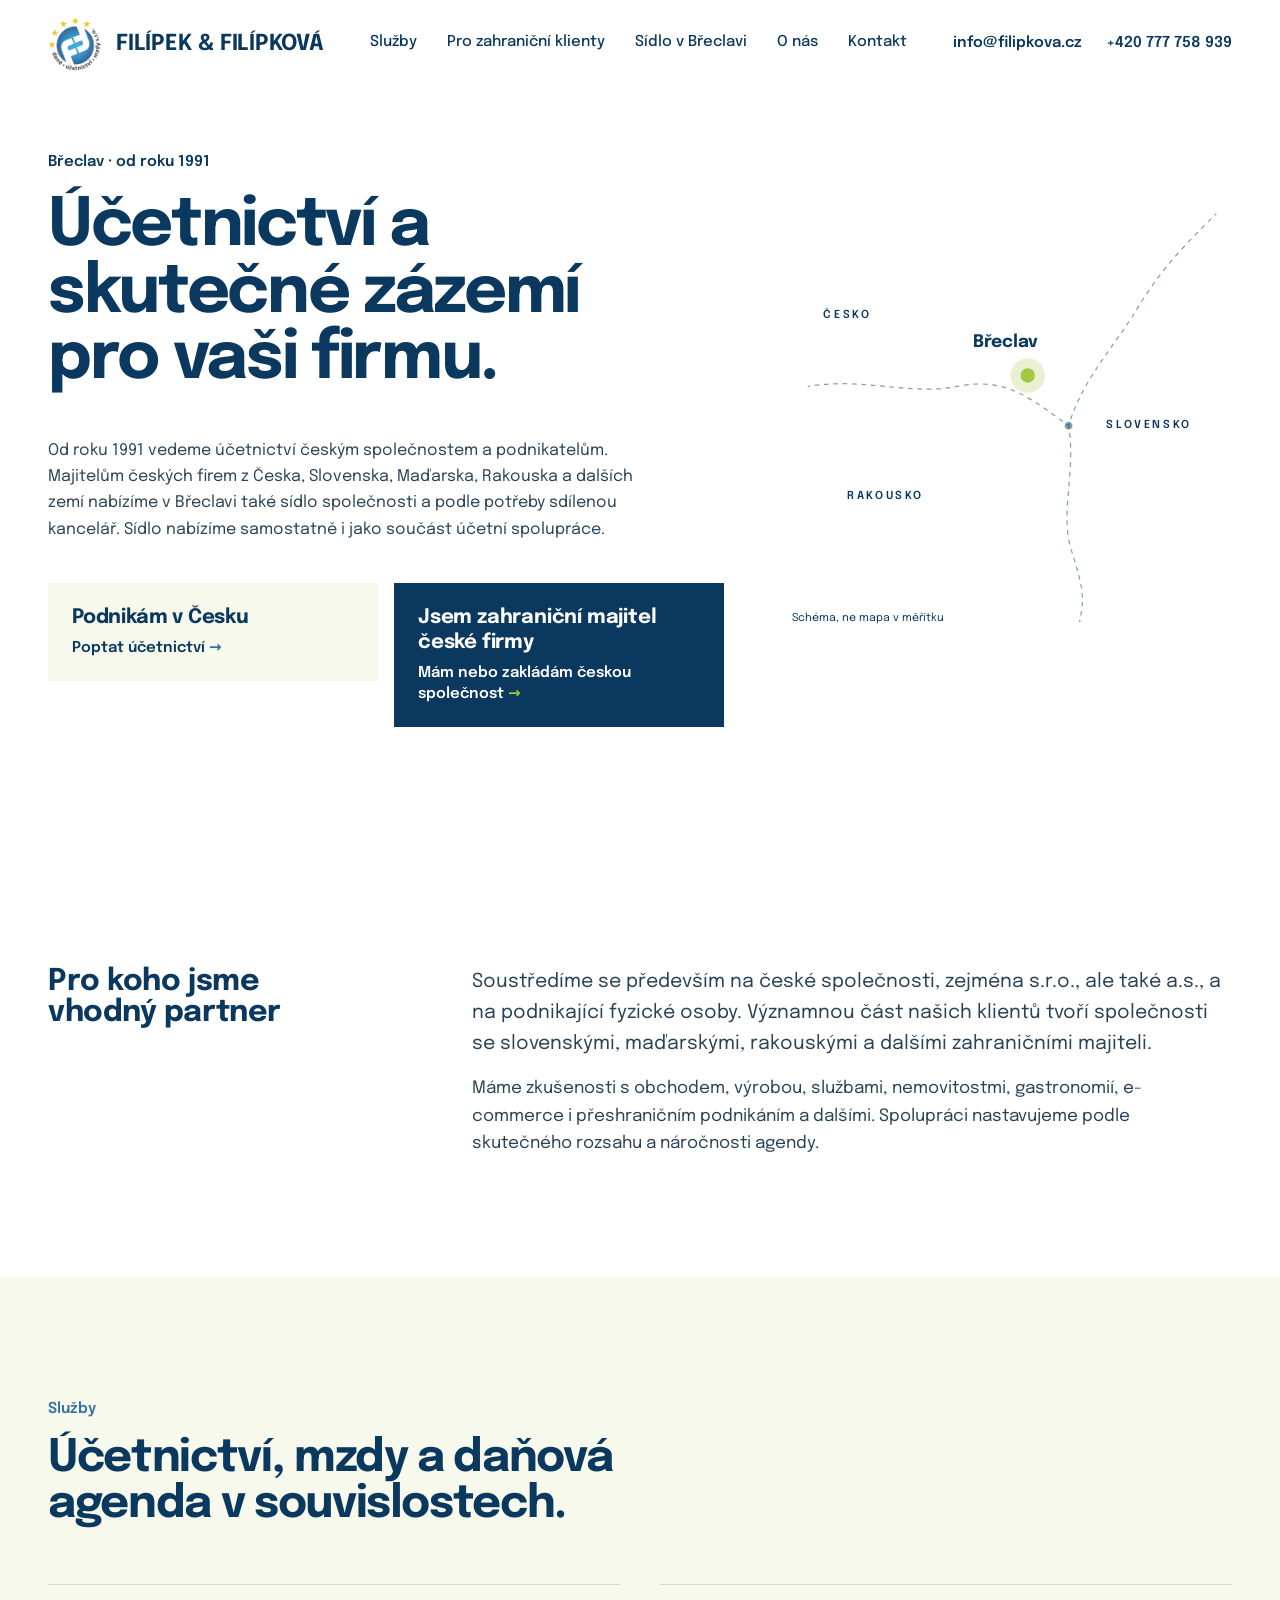
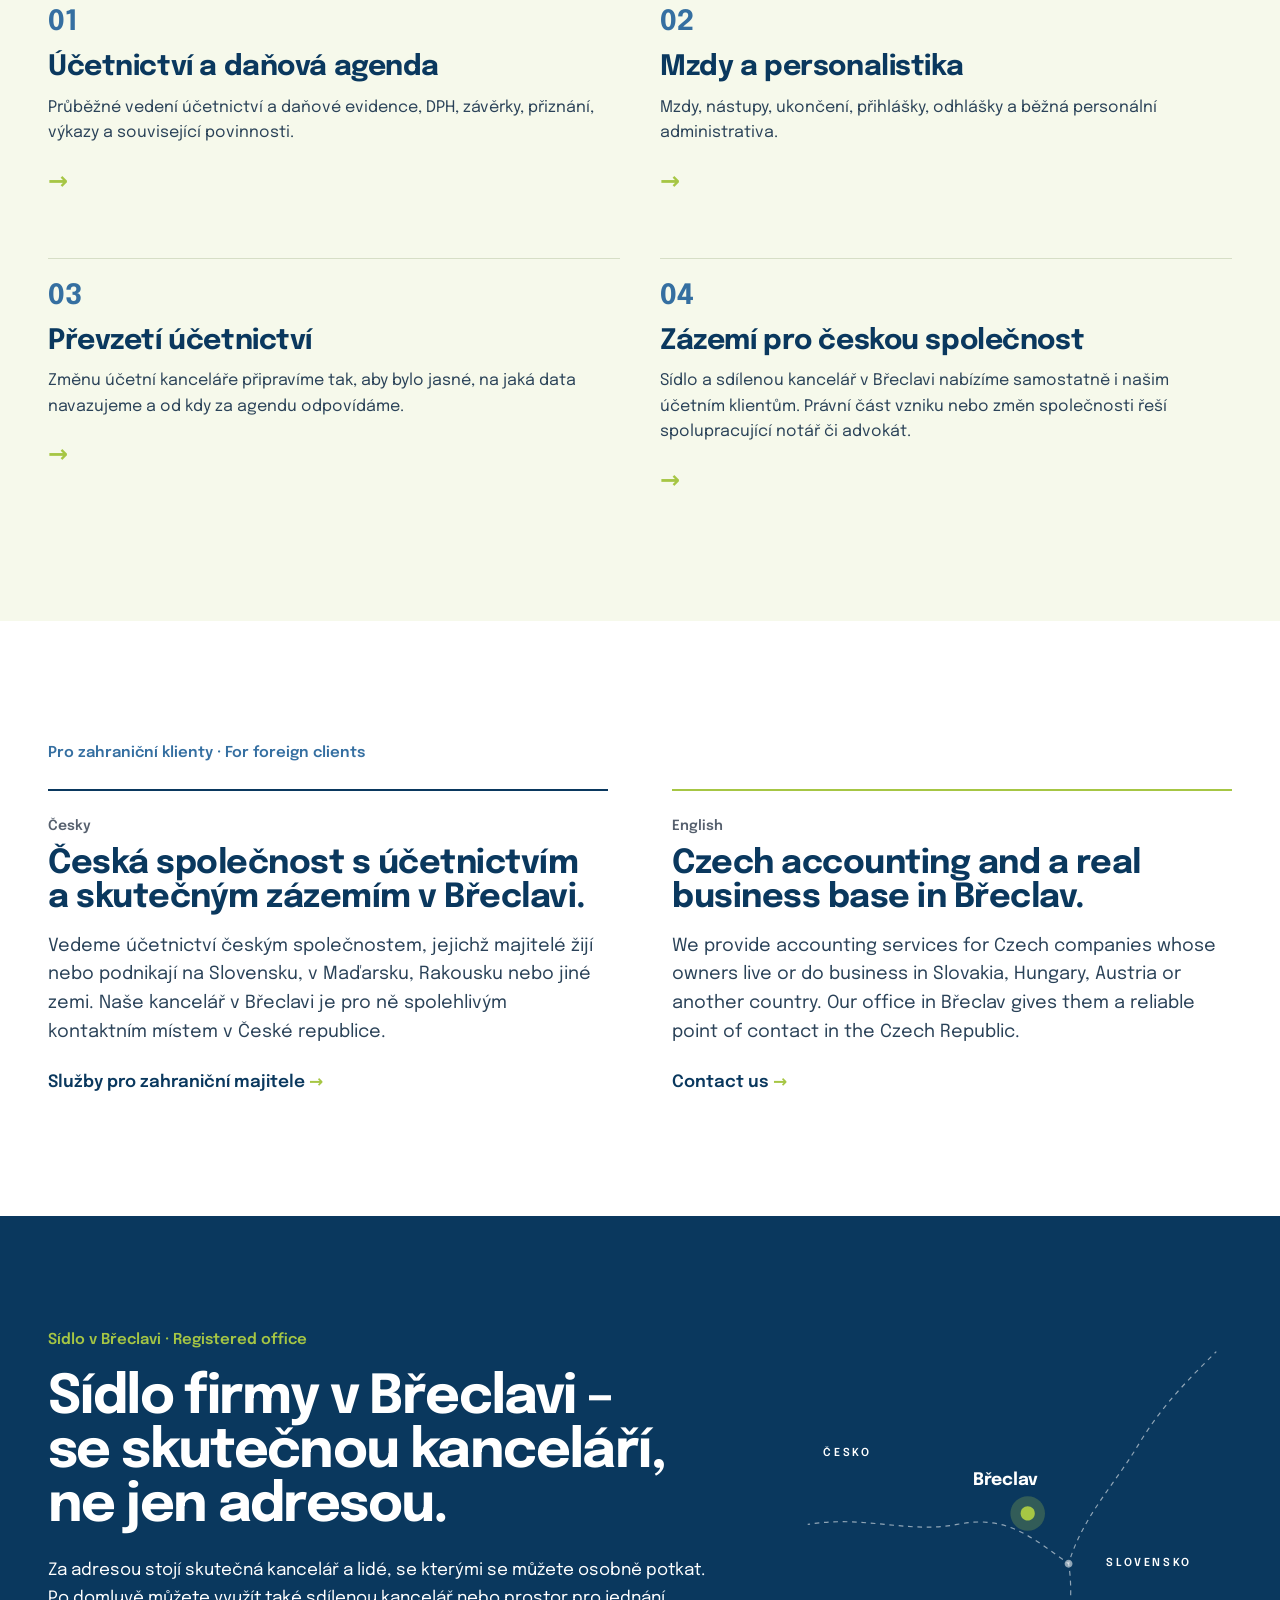
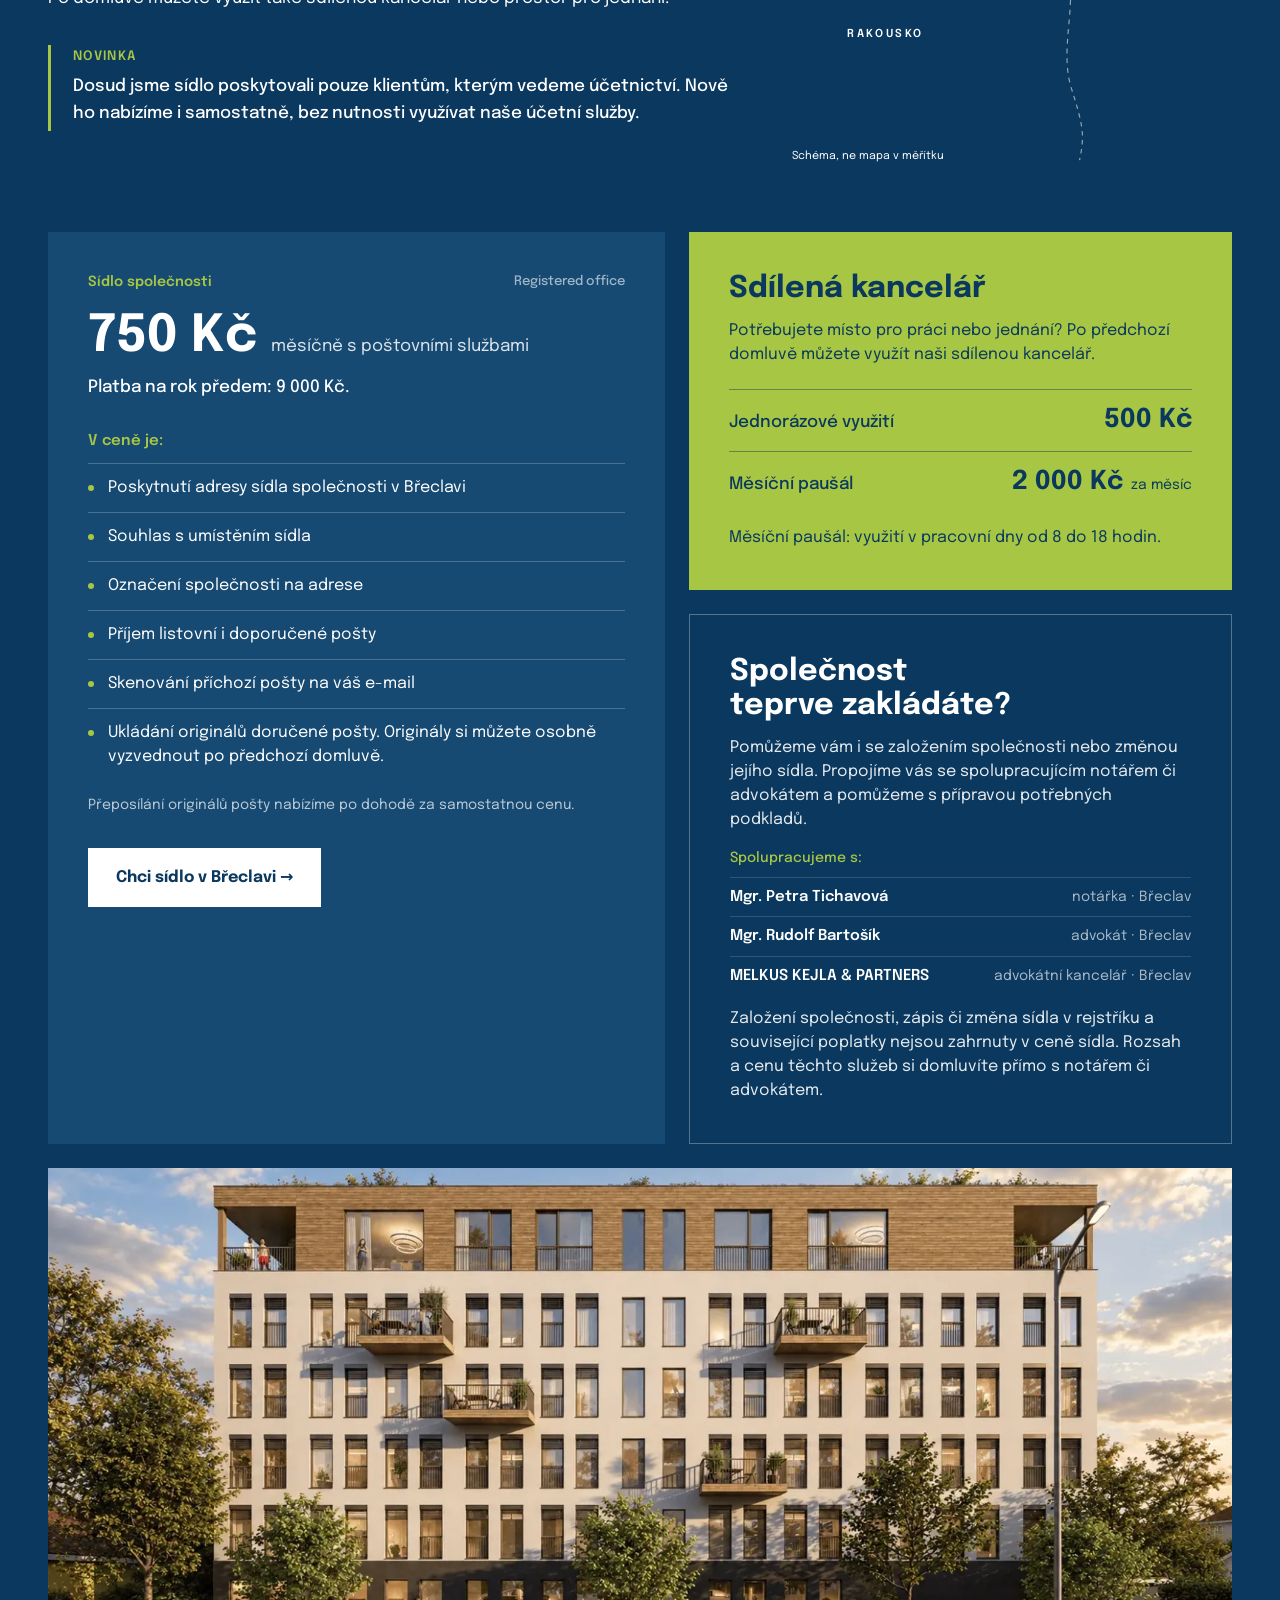
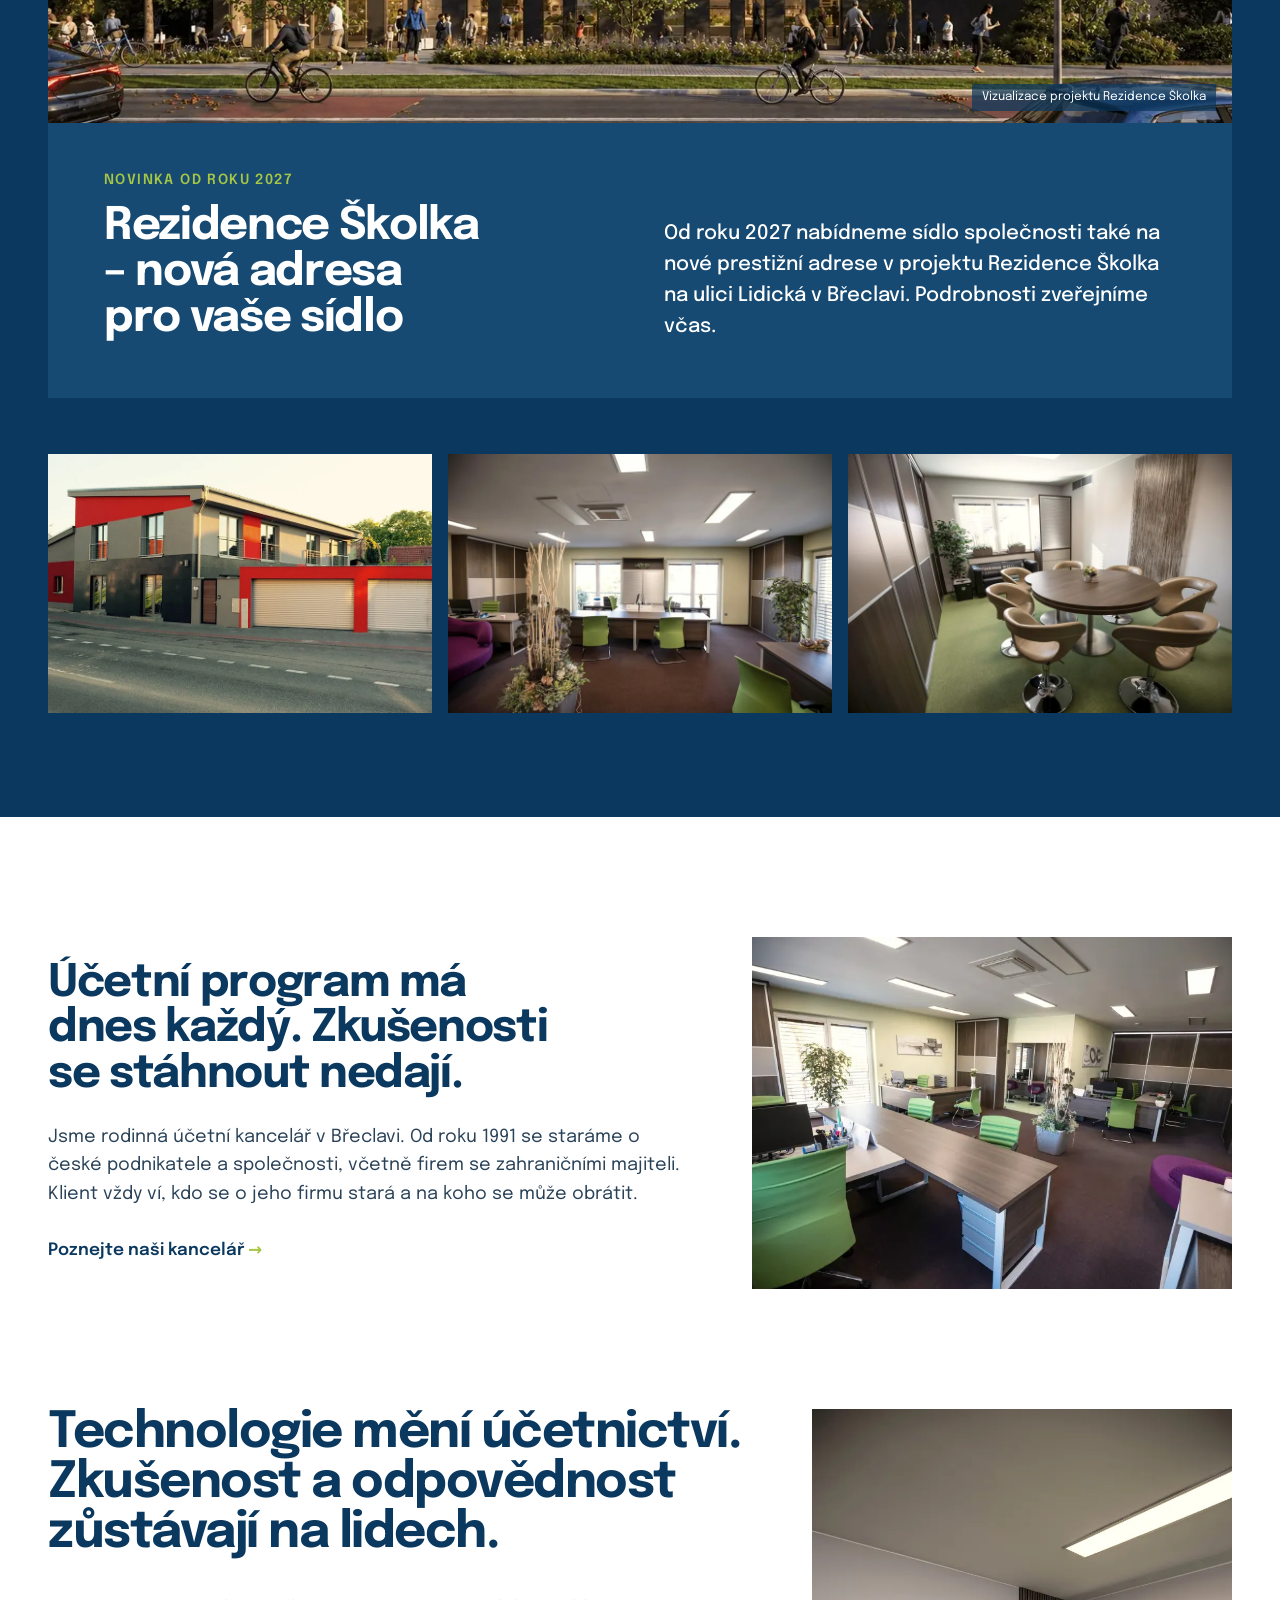
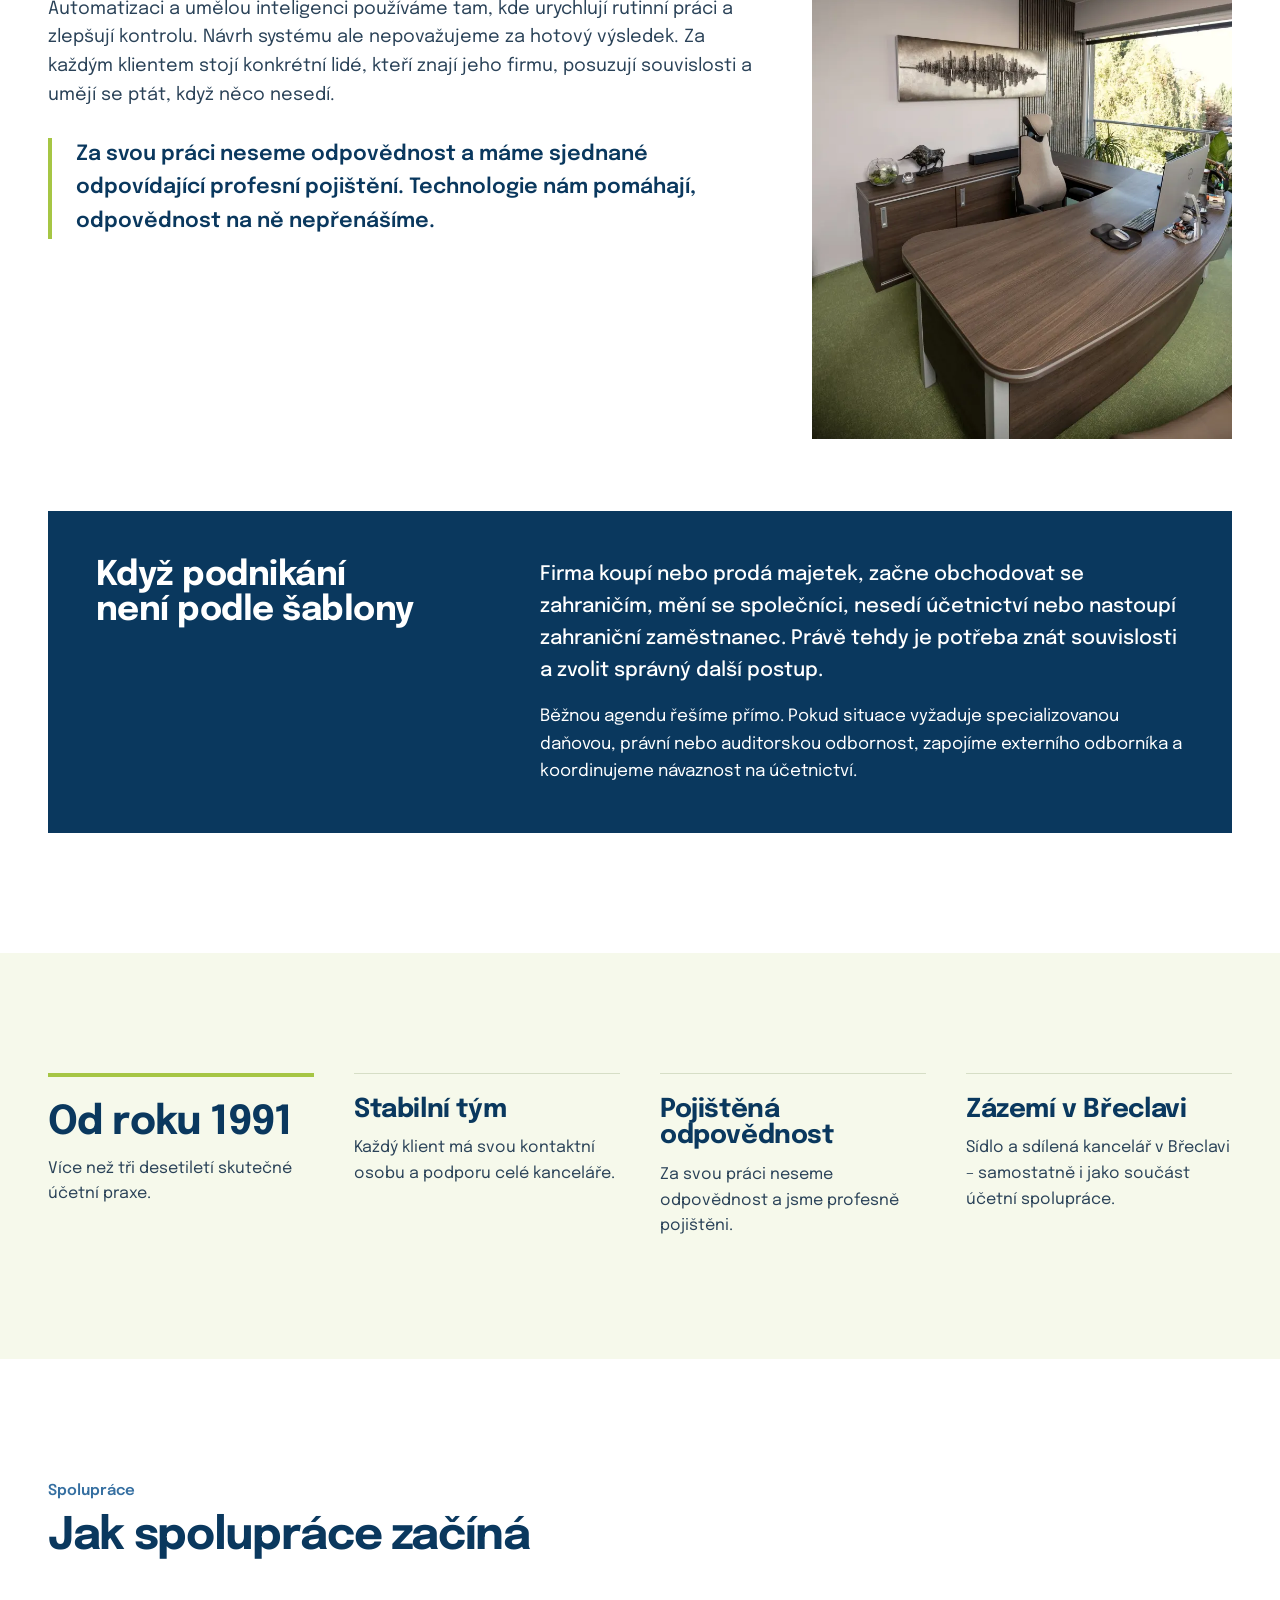
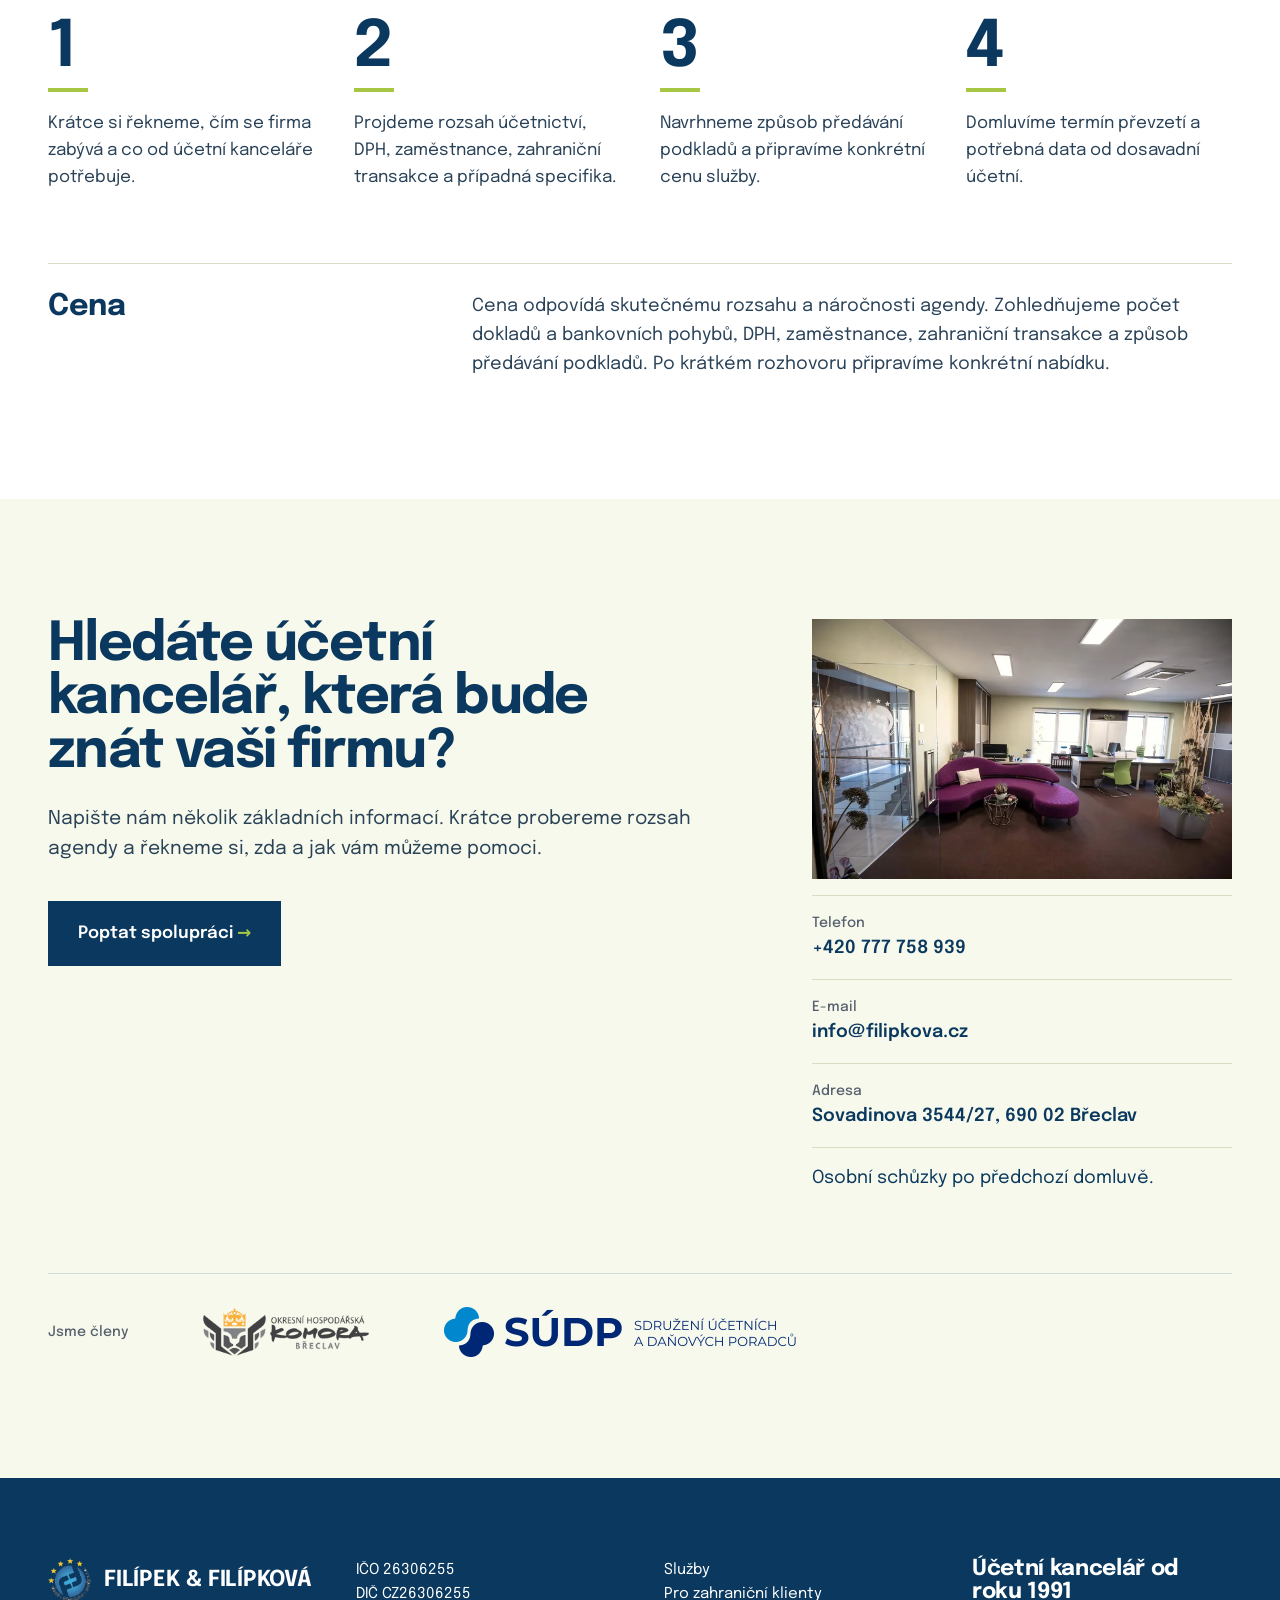
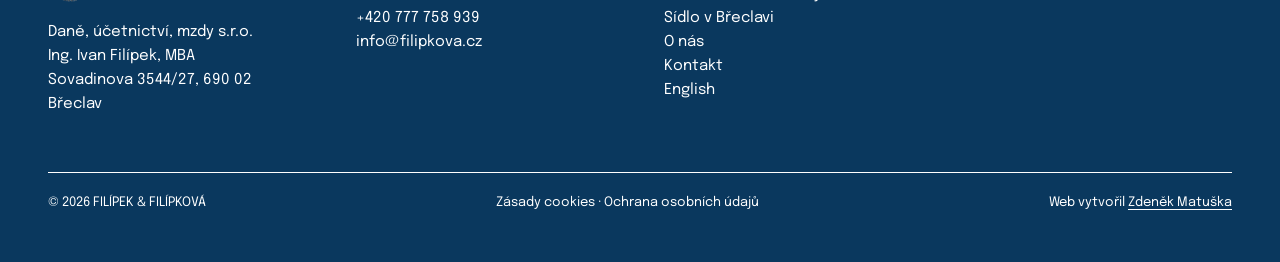
<file: index.html>
<!doctype html>
<html lang="cs">
<head>
  <meta charset="utf-8">
  <meta name="viewport" content="width=device-width, initial-scale=1">
  <title>Účetnictví, mzdy a sídlo firmy | Břeclav | Filipkova.cz</title>
  <meta name="description" content="Rodinná účetní kancelář v Břeclavi od roku 1991. Účetnictví, mzdy a daňová agenda pro české firmy i zahraniční majitele. Sídlo firmy a sdílená kancelář v Břeclavi.">
  <link rel="canonical" href="https://filipkova.cz/">
  <meta property="og:type" content="website">
  <meta property="og:title" content="Účetnictví, mzdy a sídlo firmy | Břeclav | Filipkova.cz">
  <meta property="og:description" content="Rodinná účetní kancelář v Břeclavi od roku 1991. Účetnictví, mzdy a daňová agenda pro české firmy i zahraniční majitele. Sídlo firmy a sdílená kancelář v Břeclavi.">
  <meta property="og:url" content="https://filipkova.cz/">
  <meta property="og:image" content="https://filipkova.cz/assets/img/foto/foto-13-1600.webp">
  <meta property="og:locale" content="cs_CZ">
  <meta name="theme-color" content="#0a385e">
  <link rel="icon" href="/favicon.png" type="image/png">
  <link rel="apple-touch-icon" href="/assets/img/apple-touch-icon.png">
  <link rel="preload" href="/assets/fonts/epilogue-latin-ext-700.woff2" as="font" type="font/woff2" crossorigin>
  <link rel="preload" href="/assets/fonts/epilogue-latin-400.woff2" as="font" type="font/woff2" crossorigin>
  <link rel="stylesheet" href="/assets/css/style.css?v=202611052211">
  <meta name="robots" content="noindex, nofollow">
  <script type="application/ld+json">{"@context": "https://schema.org", "@type": "AccountingService", "name": "FILÍPEK & FILÍPKOVÁ – Daně, účetnictví, mzdy s.r.o.", "url": "https://filipkova.cz/", "logo": "https://filipkova.cz/assets/img/logo.png", "image": "https://filipkova.cz/assets/img/foto/foto-13-1600.webp", "telephone": "+420777758939", "email": "info@filipkova.cz", "foundingDate": "1991", "taxID": "CZ26306255", "address": {"@type": "PostalAddress", "streetAddress": "Sovadinova 3544/27", "addressLocality": "Břeclav", "postalCode": "690 02", "addressCountry": "CZ"}, "areaServed": ["CZ", "SK", "HU", "AT"], "founder": {"@type": "Person", "name": "Ing. Ivan Filípek, MBA"}}</script>
</head>
<body>
  <a class="skip" href="#obsah">Přejít na obsah</a>

  <header class="hlavicka">
    <div class="wrap hlavicka__in">
      <a class="logo" href="/">
        <img src="/assets/img/logo.png" alt="" width="54" height="54">
        <span>FILÍPEK &amp; FILÍPKOVÁ</span>
      </a>
      <button class="burger" type="button" aria-expanded="false" aria-controls="navigace">
        <span class="burger__ikona" aria-hidden="true"></span>Menu
      </button>
      <div class="navigace" id="navigace">
        <nav class="menu" aria-label="Hlavní menu">
          <a href="/sluzby/">Služby</a>
          <a href="/zahranicni-klienti/">Pro zahraniční klienty</a>
          <a href="/sidlo-breclav/">Sídlo v Břeclavi</a>
          <a href="/o-nas/">O nás</a>
          <a href="/kontakt/">Kontakt</a>
        </nav>
        <div class="hlavicka__kontakt">
          <a href="mailto:info@filipkova.cz">info@filipkova.cz</a>
          <a href="tel:+420777758939">+420 777 758 939</a>
        </div>
      </div>
    </div>
  </header>

  <main id="obsah">
<section class="hero">
  <div class="wrap hero__in">
    <div class="hero__text">
      <p class="stitek">Břeclav · od roku 1991</p>
      <h1 class="h-hero mt-20">Účetnictví a skutečné zázemí pro vaši firmu.</h1>
      <p class="hero__perex">Od roku 1991 vedeme účetnictví českým společnostem a podnikatelům. Majitelům českých firem z Česka, Slovenska, Maďarska, Rakouska a dalších zemí nabízíme v Břeclavi také sídlo společnosti a podle potřeby sdílenou kancelář. Sídlo nabízíme samostatně i jako součást účetní spolupráce.</p>
      <div class="vstupy">
        <a class="vstup" href="/kontakt/?zajem=ucetnictvi#poptavka">
          <strong>Podnikám v Česku</strong>
          <span>Poptat účetnictví <i>→</i></span>
        </a>
        <a class="vstup vstup--tmavy" href="/zahranicni-klienti/">
          <strong>Jsem zahraniční majitel české firmy</strong>
          <span>Mám nebo zakládám českou společnost <i>→</i></span>
        </a>
      </div>
    </div>
    <div class="schema hero__schema" role="img" aria-label="Schéma: Břeclav leží na hranici Česka, Slovenska a Rakouska">
      <img src="/assets/img/mapa-svetla.svg" alt="" width="560" height="560">
      <span class="schema__s" style="left:7.14%;top:26.79%" aria-hidden="true">ČESKO</span>
      <span class="schema__s" style="left:71.43%;top:51.79%" aria-hidden="true">SLOVENSKO</span>
      <span class="schema__s" style="left:12.5%;top:67.86%" aria-hidden="true">RAKOUSKO</span>
      <span class="schema__mesto" style="left:41.07%;top:32.14%" aria-hidden="true">Břeclav</span>
      <span class="schema__pozn" aria-hidden="true">Schéma, ne mapa v měřítku</span>
    </div>
  </div>
</section>

<section class="sekce" aria-labelledby="pro-koho">
  <div class="wrap dvoj">
    <h2 class="dvoj__nadpis" id="pro-koho">Pro koho jsme vhodný partner</h2>
    <div>
      <p class="perex">Soustředíme se především na české společnosti, zejména s.r.o., ale také a.s., a na podnikající fyzické osoby. Významnou část našich klientů tvoří společnosti se slovenskými, maďarskými, rakouskými a dalšími zahraničními majiteli.</p>
      <p class="mt-16">Máme zkušenosti s obchodem, výrobou, službami, nemovitostmi, gastronomií, e-commerce i přeshraničním podnikáním a dalšími. Spolupráci nastavujeme podle skutečného rozsahu a náročnosti agendy.</p>
    </div>
  </div>
</section>

<section class="sekce bg-zelena" aria-labelledby="sluzby">
  <div class="wrap">
    <p class="stitek">Služby</p>
    <h2 class="h-2 max-900 mt-16" id="sluzby">Účetnictví, mzdy a daňová agenda v souvislostech.</h2>
    <div class="sluzby mt-56">
      <a class="sluzba" href="/sluzby/ucetnictvi/">
        <span class="sluzba__cislo">01</span>
        <h3 class="h-4">Účetnictví a daňová agenda</h3>
        <p>Průběžné vedení účetnictví a daňové evidence, DPH, závěrky, přiznání, výkazy a související povinnosti.</p>
        <span class="sluzba__sipka" aria-hidden="true">→</span>
      </a>
      <a class="sluzba" href="/sluzby/mzdy/">
        <span class="sluzba__cislo">02</span>
        <h3 class="h-4">Mzdy a personalistika</h3>
        <p>Mzdy, nástupy, ukončení, přihlášky, odhlášky a běžná personální administrativa.</p>
        <span class="sluzba__sipka" aria-hidden="true">→</span>
      </a>
      <a class="sluzba" href="/sluzby/prevzeti-ucetnictvi/">
        <span class="sluzba__cislo">03</span>
        <h3 class="h-4">Převzetí účetnictví</h3>
        <p>Změnu účetní kanceláře připravíme tak, aby bylo jasné, na jaká data navazujeme a od kdy za agendu odpovídáme.</p>
        <span class="sluzba__sipka" aria-hidden="true">→</span>
      </a>
      <a class="sluzba" href="/sidlo-breclav/">
        <span class="sluzba__cislo">04</span>
        <h3 class="h-4">Zázemí pro českou společnost</h3>
        <p>Sídlo a sdílenou kancelář v Břeclavi nabízíme samostatně i našim účetním klientům. Právní část vzniku nebo změn společnosti řeší spolupracující notář či advokát.</p>
        <span class="sluzba__sipka" aria-hidden="true">→</span>
      </a>
    </div>
  </div>
</section>

<section class="sekce" aria-labelledby="zahranicni">
  <div class="wrap">
    <p class="stitek" id="zahranicni">Pro zahraniční klienty · <span lang="en">For foreign clients</span></p>
    <div class="jazyky mt-24">
      <div class="jazyk">
        <p class="jazyk__stitek">Česky</p>
        <h3 class="h-3">Česká společnost s účetnictvím a skutečným zázemím v Břeclavi.</h3>
        <p class="txt-lg">Vedeme účetnictví českým společnostem, jejichž majitelé žijí nebo podnikají na Slovensku, v Maďarsku, Rakousku nebo jiné zemi. Naše kancelář v Břeclavi je pro ně spolehlivým kontaktním místem v České republice.</p>
        <a class="odkaz" href="/zahranicni-klienti/">Služby pro zahraniční majitele <span class="sipka">→</span></a>
      </div>
      <div class="jazyk jazyk--en" lang="en">
        <p class="jazyk__stitek">English</p>
        <h3 class="h-3">Czech accounting and a real business base in Břeclav.</h3>
        <p class="txt-lg">We provide accounting services for Czech companies whose owners live or do business in Slovakia, Hungary, Austria or another country. Our office in Břeclav gives them a reliable point of contact in the Czech Republic.</p>
        <a class="odkaz" href="/en/#contact">Contact us <span class="sipka">→</span></a>
      </div>
    </div>
  </div>
</section>

<section class="sidlo bg-modra" aria-labelledby="sidlo">
  <div class="wrap">
    <div class="sidlo__radek">
      <div>
        <p class="stitek">Sídlo v Břeclavi · <span lang="en">Registered office</span></p>
        <h2 class="h-1 mt-20" id="sidlo">Sídlo firmy v Břeclavi – se skutečnou kanceláří, ne jen adresou.</h2>
        <p class="sidlo__uvod">Za adresou stojí skutečná kancelář a lidé, se kterými se můžete osobně potkat. Po domluvě můžete využít také sdílenou kancelář nebo prostor pro jednání.</p>
        <div class="novinka">
          <b>NOVINKA</b>
          <p>Dosud jsme sídlo poskytovali pouze klientům, kterým vedeme účetnictví. Nově ho nabízíme i samostatně, bez nutnosti využívat naše účetní služby.</p>
        </div>
      </div>
      <div class="schema schema--tmava sidlo__schema" role="img" aria-label="Schéma: Břeclav leží na hranici Česka, Slovenska a Rakouska">
        <img src="/assets/img/mapa-tmava.svg" alt="" width="560" height="560" loading="lazy">
        <span class="schema__s" style="left:7.14%;top:26.79%" aria-hidden="true">ČESKO</span>
        <span class="schema__s" style="left:71.43%;top:51.79%" aria-hidden="true">SLOVENSKO</span>
        <span class="schema__s" style="left:12.5%;top:67.86%" aria-hidden="true">RAKOUSKO</span>
        <span class="schema__mesto" style="left:41.07%;top:32.14%" aria-hidden="true">Břeclav</span>
        <span class="schema__pozn" aria-hidden="true">Schéma, ne mapa v měřítku</span>
      </div>
    </div>

<div class="nabidka">
      <div class="karta-sidlo">
        <div class="karta-sidlo__stitek"><b>Sídlo společnosti</b><span lang="en">Registered office</span></div>
        <p class="cena"><strong>750 Kč</strong> <span>měsíčně s poštovními službami</span></p>
        <p class="karta-sidlo__rok">Platba na rok předem: 9 000 Kč.</p>
        <p class="karta-sidlo__vcene">V ceně je:</p>
        <ul class="seznam-tecky">
          <li>Poskytnutí adresy sídla společnosti v Břeclavi</li>
          <li>Souhlas s umístěním sídla</li>
          <li>Označení společnosti na adrese</li>
          <li>Příjem listovní i doporučené pošty</li>
          <li>Skenování příchozí pošty na váš e-mail</li>
          <li>Ukládání originálů doručené pošty. Originály si můžete osobně vyzvednout po předchozí domluvě.</li>
        </ul>
        <p class="karta-sidlo__pozn">Přeposílání originálů pošty nabízíme po dohodě za samostatnou cenu.</p>
        <a class="tlacitko tlacitko--bile" href="/kontakt/?zajem=sidlo#poptavka">Chci sídlo v Břeclavi <span class="sipka">→</span></a>
      </div>
      <div class="pravy-sloupec">
        <div class="karta-kancelar">
          <h3>Sdílená kancelář</h3>
          <p>Potřebujete místo pro práci nebo jednání? Po předchozí domluvě můžete využít naši sdílenou kancelář.</p>
          <div class="cenik">
            <div class="cenik__radek"><span>Jednorázové využití</span><strong>500 Kč</strong></div>
            <div class="cenik__radek"><span>Měsíční paušál</span><p><strong>2 000 Kč</strong><small>za měsíc</small></p></div>
          </div>
          <p class="karta-kancelar__pozn">Měsíční paušál: využití v pracovní dny od 8 do 18 hodin.</p>
        </div>
        <div class="karta-zalozeni">
          <h3>Společnost teprve zakládáte?</h3>
          <p>Pomůžeme vám i se založením společnosti nebo změnou jejího sídla. Propojíme vás se spolupracujícím notářem či advokátem a pomůžeme s přípravou potřebných podkladů.</p>
          <div class="partneri">
            <p class="partneri__nadpis">Spolupracujeme s:</p>
            <p class="partner"><a href="https://notarstvibreclav.cz/" target="_blank" rel="noopener">Mgr. Petra Tichavová</a><span>notářka · Břeclav</span></p>
            <p class="partner"><a href="https://www.firmy.cz/detail/12825445-mgr-rudolf-bartosik-advokat-breclav.html" target="_blank" rel="noopener">Mgr. Rudolf Bartošík</a><span>advokát · Břeclav</span></p>
            <p class="partner"><a href="https://melkuskejla.cz/cs/kontakt/" target="_blank" rel="noopener">MELKUS KEJLA &amp; PARTNERS</a><span>advokátní kancelář · Břeclav</span></p>
          </div>
          <p class="karta-zalozeni__pozn">Založení společnosti, zápis či změna sídla v rejstříku a související poplatky nejsou zahrnuty v ceně sídla. Rozsah a cenu těchto služeb si domluvíte přímo s notářem či advokátem.</p>
        </div>
      </div>
    </div>
    <article class="nova-adresa" aria-labelledby="nova-adresa-h">
      <figure class="nova-adresa__foto">
        <img src="/assets/img/foto/rezidence-skolka-1200.webp" srcset="/assets/img/foto/rezidence-skolka-800.webp 800w, /assets/img/foto/rezidence-skolka-1200.webp 1200w, /assets/img/foto/rezidence-skolka-1600.webp 1600w" sizes="(max-width: 1340px) 100vw, 1256px" alt="Vizualizace projektu Rezidence Školka na ulici Lidická v Břeclavi" width="1600" height="898" loading="lazy">
        <figcaption>Vizualizace projektu Rezidence Školka</figcaption>
      </figure>
      <div class="nova-adresa__text">
        <div>
          <p class="nova-adresa__stitek">Novinka od roku 2027</p>
          <h3 class="h-2" id="nova-adresa-h">Rezidence Školka – nová adresa pro vaše sídlo</h3>
        </div>
        <p class="nova-adresa__popis">Od roku 2027 nabídneme sídlo společnosti také na nové prestižní adrese v projektu Rezidence Školka na ulici Lidická v Břeclavi. Podrobnosti zveřejníme včas.</p>
      </div>
    </article>

    <div class="fotky-3">
      <img src="/assets/img/foto/budova-924.webp" alt="Budova kanceláře v Sovadinově ulici v Břeclavi" width="924" height="554" loading="lazy">
      <img src="/assets/img/foto/foto-12-800.webp" srcset="/assets/img/foto/foto-12-800.webp 800w, /assets/img/foto/foto-12-1600.webp 1600w" sizes="(max-width: 820px) 100vw, 420px" alt="Otevřená kancelář s pracovními stoly" width="800" height="533" loading="lazy">
      <img src="/assets/img/foto/foto-18-800.webp" srcset="/assets/img/foto/foto-18-800.webp 800w, /assets/img/foto/foto-18-1600.webp 1600w" sizes="(max-width: 820px) 100vw, 420px" alt="Zasedací místnost pro jednání" width="800" height="533" loading="lazy">
    </div>
  </div>
</section>

<section class="sekce" aria-labelledby="o-kancelari">
  <div class="wrap text-foto">
    <div>
      <h2 class="h-2" id="o-kancelari">Účetní program má dnes každý. Zkušenosti se stáhnout nedají.</h2>
      <p class="txt-lg">Jsme rodinná účetní kancelář v Břeclavi. Od roku 1991 se staráme o české podnikatele a společnosti, včetně firem se zahraničními majiteli. Klient vždy ví, kdo se o jeho firmu stará a na koho se může obrátit.</p>
      <a class="odkaz" href="/o-nas/">Poznejte naši kancelář <span class="sipka">→</span></a>
    </div>
    <div class="text-foto__foto">
      <img src="/assets/img/foto/foto-13-800.webp" srcset="/assets/img/foto/foto-13-800.webp 800w, /assets/img/foto/foto-13-1600.webp 1600w" sizes="(max-width: 820px) 100vw, 600px" alt="Kancelář se zelenými židlemi a pracovními stoly" width="800" height="533" loading="lazy">
    </div>
  </div>
</section>

<section class="sekce" style="padding-top:0" aria-labelledby="technologie">
  <div class="wrap">
    <div class="text-foto text-foto--top">
      <div>
        <h2 class="h-1" id="technologie" style="font-size:clamp(36px,3.9vw,52px)">Technologie mění účetnictví.<br>Zkušenost a odpovědnost zůstávají na lidech.</h2>
        <div class="odstavce">
          <p class="txt-lg">Automatizaci a umělou inteligenci používáme tam, kde urychlují rutinní práci a zlepšují kontrolu. Návrh systému ale nepovažujeme za hotový výsledek. Za každým klientem stojí konkrétní lidé, kteří znají jeho firmu, posuzují souvislosti a umějí se ptát, když něco nesedí.</p>
          <div class="zvyrazneni"><p>Za svou práci neseme odpovědnost a máme sjednané odpovídající profesní pojištění. Technologie nám pomáhají, odpovědnost na ně nepřenášíme.</p></div>
        </div>
      </div>
      <div class="text-foto__foto">
        <img src="/assets/img/foto/foto-05-800.webp" srcset="/assets/img/foto/foto-05-800.webp 800w, /assets/img/foto/foto-05-1600.webp 1600w" sizes="(max-width: 820px) 100vw, 500px" alt="Pracovna vedení kanceláře" width="800" height="533" loading="lazy">
      </div>
    </div>
    <div class="sablona">
      <h2>Když podnikání není podle šablony</h2>
      <div>
        <p>Firma koupí nebo prodá majetek, začne obchodovat se zahraničím, mění se společníci, nesedí účetnictví nebo nastoupí zahraniční zaměstnanec. Právě tehdy je potřeba znát souvislosti a zvolit správný další postup.</p>
        <p>Běžnou agendu řešíme přímo. Pokud situace vyžaduje specializovanou daňovou, právní nebo auditorskou odbornost, zapojíme externího odborníka a koordinujeme návaznost na účetnictví.</p>
      </div>
    </div>
  </div>
</section>

<section class="sekce bg-zelena" aria-label="Proč my">
  <div class="wrap dukazy">
    <div class="dukaz dukaz--hlavni">
      <h3>Od roku 1991</h3>
      <p>Více než tři desetiletí skutečné účetní praxe.</p>
    </div>
    <div class="dukaz">
      <h3>Stabilní tým</h3>
      <p>Každý klient má svou kontaktní osobu a podporu celé kanceláře.</p>
    </div>
    <div class="dukaz">
      <h3>Pojištěná odpovědnost</h3>
      <p>Za svou práci neseme odpovědnost a jsme profesně pojištěni.</p>
    </div>
    <div class="dukaz">
      <h3>Zázemí v Břeclavi</h3>
      <p>Sídlo a sdílená kancelář v Břeclavi – samostatně i jako součást účetní spolupráce.</p>
    </div>
  </div>
</section>

<section class="sekce" aria-labelledby="spoluprace">
  <div class="wrap">
    <p class="stitek">Spolupráce</p>
    <h2 class="h-2 mt-12" id="spoluprace">Jak spolupráce začíná</h2>
    <ol class="kroky mt-56">
      <li class="krok"><b>1</b><p>Krátce si řekneme, čím se firma zabývá a co od účetní kanceláře potřebuje.</p></li>
      <li class="krok"><b>2</b><p>Projdeme rozsah účetnictví, DPH, zaměstnance, zahraniční transakce a případná specifika.</p></li>
      <li class="krok"><b>3</b><p>Navrhneme způsob předávání podkladů a připravíme konkrétní cenu služby.</p></li>
      <li class="krok"><b>4</b><p>Domluvíme termín převzetí a potřebná data od dosavadní účetní.</p></li>
    </ol>
    <div class="cena-blok">
      <h3>Cena</h3>
      <p>Cena odpovídá skutečnému rozsahu a náročnosti agendy. Zohledňujeme počet dokladů a bankovních pohybů, DPH, zaměstnance, zahraniční transakce a způsob předávání podkladů. Po krátkém rozhovoru připravíme konkrétní nabídku.</p>
    </div>
  </div>
</section>

<section class="sekce bg-zelena" aria-labelledby="poptat">
  <div class="wrap">
    <div class="poptavka">
      <div>
        <h2 class="h-1" id="poptat">Hledáte účetní kancelář, která bude znát vaši firmu?</h2>
        <p class="poptavka__perex">Napište nám několik základních informací. Krátce probereme rozsah agendy a řekneme si, zda a jak vám můžeme pomoci.</p>
        <a class="tlacitko" href="/kontakt/#poptavka">Poptat spolupráci <span class="sipka">→</span></a>
      </div>
<div>
        <div class="kontakt-foto">
          <img src="/assets/img/foto/foto-14-800.webp" alt="Recepce kanceláře s pohovkou" width="800" height="533" loading="lazy">
        </div>
        <div class="kontakt-radek"><span>Telefon</span><a href="tel:+420777758939">+420 777 758 939</a></div>
        <div class="kontakt-radek"><span>E-mail</span><a href="mailto:info@filipkova.cz">info@filipkova.cz</a></div>
        <div class="kontakt-radek"><span>Adresa</span><a href="https://mapy.cz/zakladni?q=Sovadinova%203544%2F27%2C%20B%C5%99eclav" target="_blank" rel="noopener">Sovadinova 3544/27, 690 02 Břeclav</a></div>
        <div class="kontakt-radek"><p>Osobní schůzky po předchozí domluvě.</p></div>
      </div>
    </div>
<div class="clenstvi">
      <p>Jsme členy</p>
      <a href="https://www.ohkbreclav.cz" target="_blank" rel="noopener"><img src="/assets/img/ohk-breclav.png" alt="Okresní hospodářská komora Břeclav" width="204" height="52" loading="lazy"></a>
      <a href="https://www.sudp.cz" target="_blank" rel="noopener"><img src="/assets/img/sudp.png" alt="SÚDP – Sdružení účetních a daňových poradců" width="355" height="50" loading="lazy"></a>
    </div>
  </div>
</section>
  </main>

  <footer class="paticka">
    <div class="wrap">
      <div class="paticka__sloupce">
        <div>
          <a class="logo" href="/">
            <img src="/assets/img/logo.png" alt="" width="44" height="44" loading="lazy">
            <span>FILÍPEK &amp; FILÍPKOVÁ</span>
          </a>
          <p class="paticka__firma">Daně, účetnictví, mzdy s.r.o.<br>Ing. Ivan Filípek, MBA<br>Sovadinova 3544/27, 690 02 Břeclav</p>
        </div>
        <p>IČO 26306255<br>DIČ CZ26306255<br><a href="tel:+420777758939">+420 777 758 939</a><br><a href="mailto:info@filipkova.cz">info@filipkova.cz</a></p>
        <ul class="paticka__menu">
          <li><a href="/sluzby/">Služby</a></li>
          <li><a href="/zahranicni-klienti/">Pro zahraniční klienty</a></li>
          <li><a href="/sidlo-breclav/">Sídlo v Břeclavi</a></li>
          <li><a href="/o-nas/">O nás</a></li>
          <li><a href="/kontakt/">Kontakt</a></li>
          <li><a href="/en/" lang="en" hreflang="en">English</a></li>
        </ul>
        <p class="paticka__rok">Účetní kancelář od roku 1991</p>
      </div>
      <div class="paticka__spodek">
        <p>© 2026 FILÍPEK &amp; FILÍPKOVÁ</p>
        <p><a href="/ochrana-osobnich-udaju/#cookies">Zásady cookies</a> · <a href="/ochrana-osobnich-udaju/">Ochrana osobních údajů</a></p>
        <p class="paticka__autor">Web vytvořil <a href="https://www.zdenekmatuska.cz/tvorba-webovych-stranek-breclav/">Zdeněk Matuška</a></p>
      </div>
    </div>
  </footer>

  <script src="/assets/js/main.js?v=202611052211" defer></script>
</body>
</html>
</file>
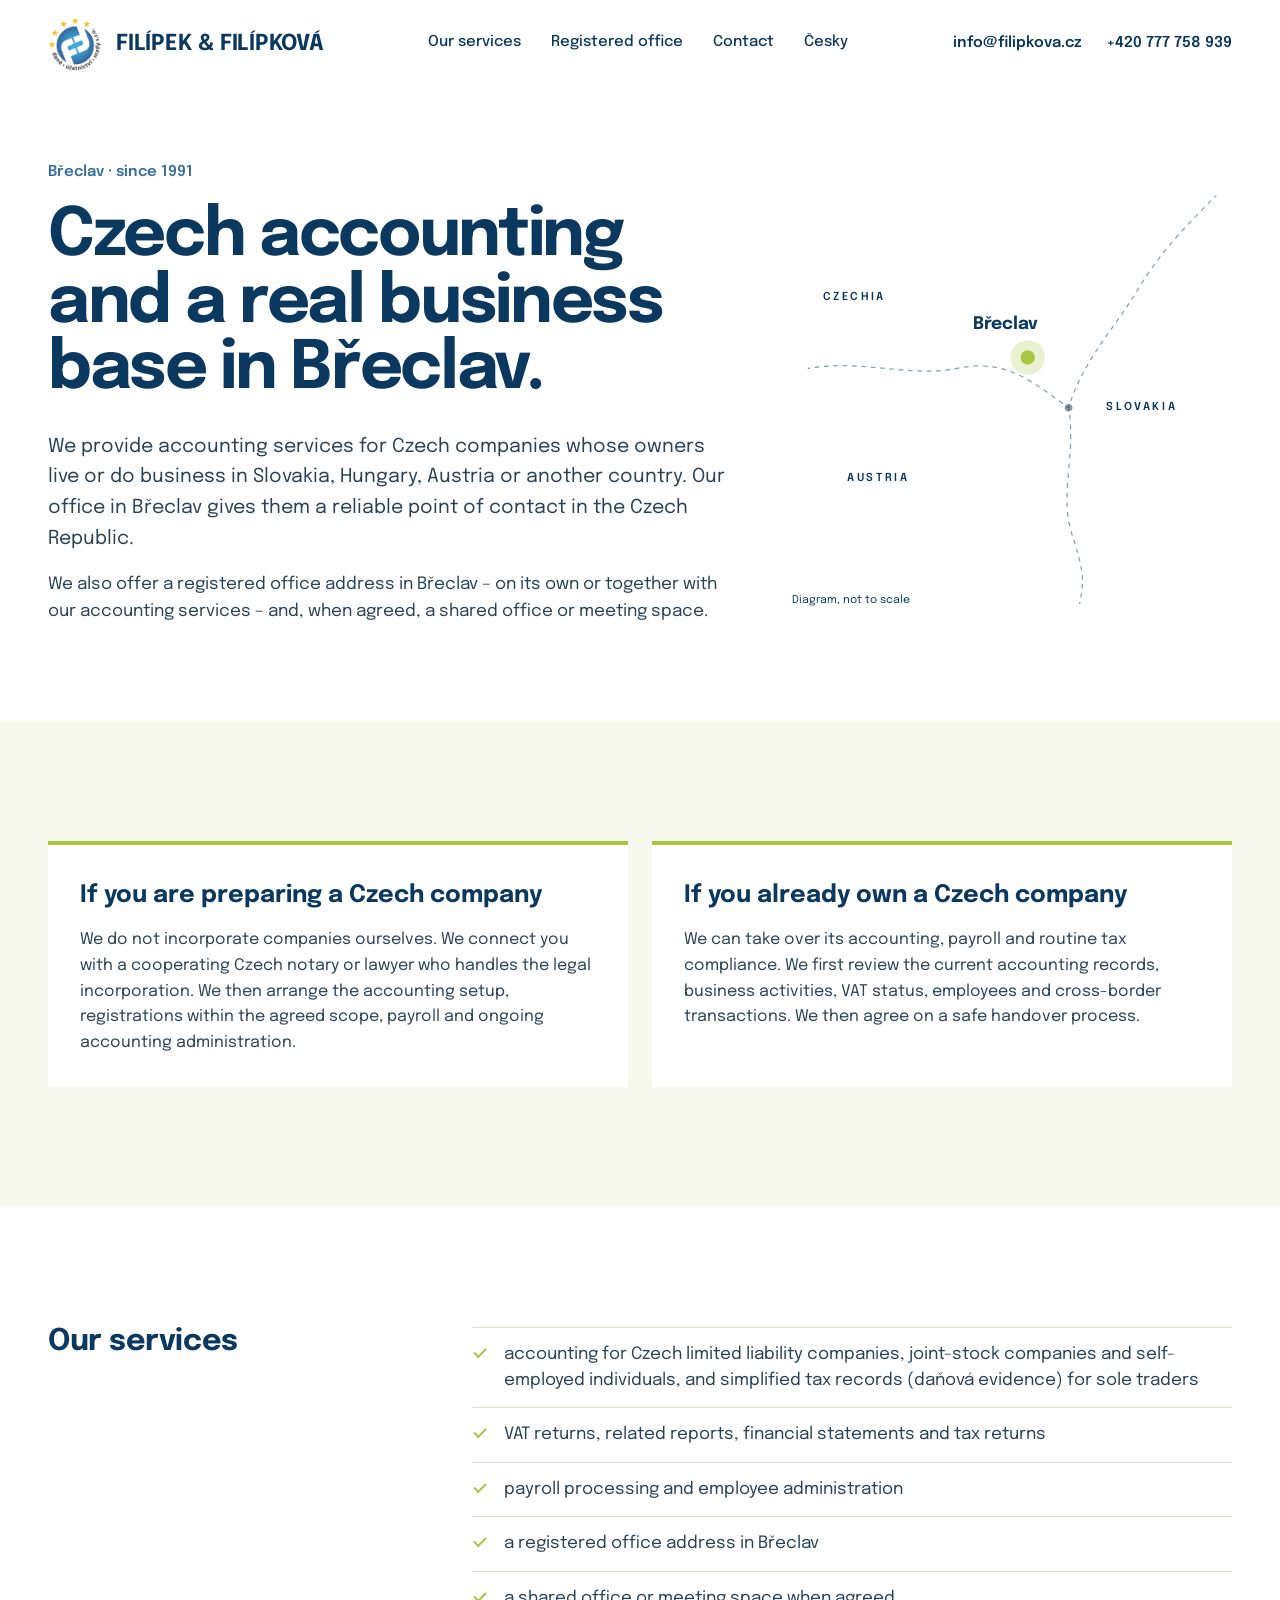
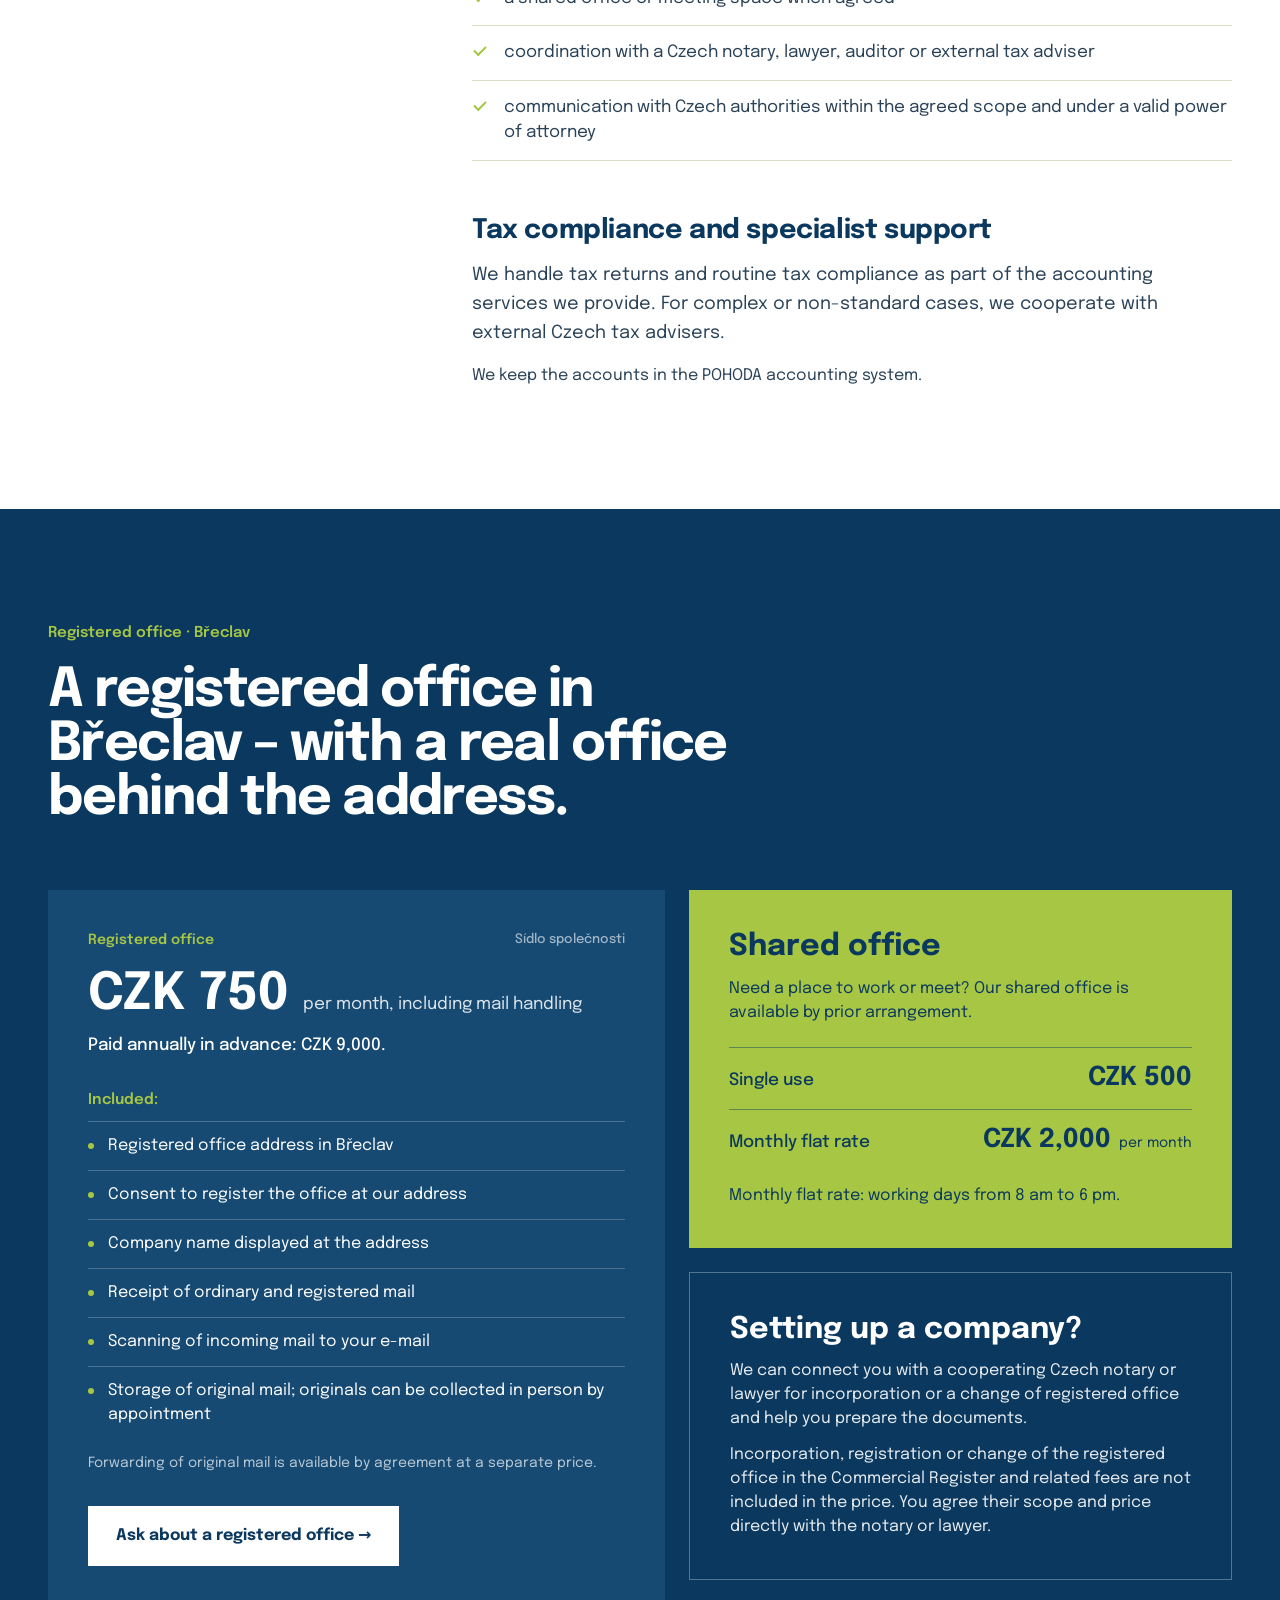
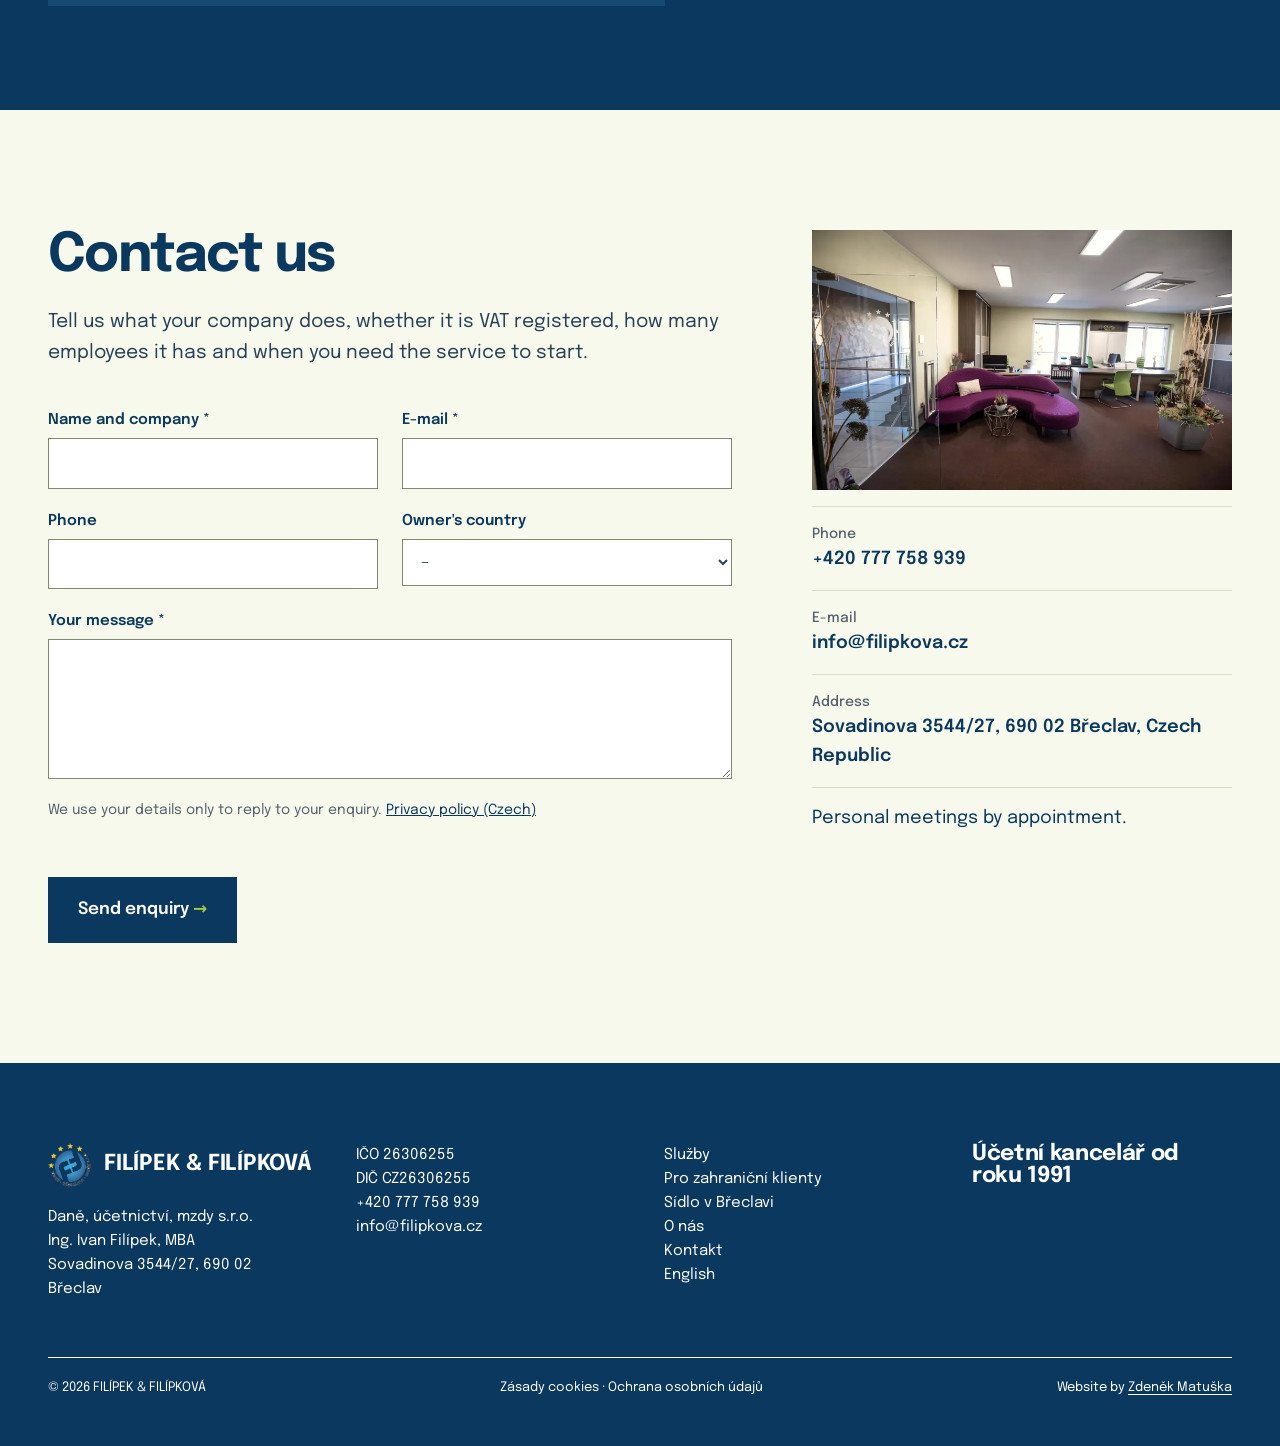
<file: en/index.html>
<!doctype html>
<html lang="en">
<head>
  <meta charset="utf-8">
  <meta name="viewport" content="width=device-width, initial-scale=1">
  <title>Czech accounting and registered office | Břeclav | Filipkova.cz</title>
  <meta name="description" content="Accounting, payroll and a registered office in Břeclav for Czech companies owned by people living in Slovakia, Hungary, Austria or elsewhere. Established 1991.">
  <link rel="canonical" href="https://filipkova.cz/en/">
  <meta property="og:type" content="website">
  <meta property="og:title" content="Czech accounting and registered office | Břeclav | Filipkova.cz">
  <meta property="og:description" content="Accounting, payroll and a registered office in Břeclav for Czech companies owned by people living in Slovakia, Hungary, Austria or elsewhere. Established 1991.">
  <meta property="og:url" content="https://filipkova.cz/en/">
  <meta property="og:image" content="https://filipkova.cz/assets/img/foto/foto-13-1600.webp">
  <meta property="og:locale" content="en_GB">
  <meta name="theme-color" content="#0a385e">
  <link rel="icon" href="/favicon.png" type="image/png">
  <link rel="apple-touch-icon" href="/assets/img/apple-touch-icon.png">
  <link rel="preload" href="/assets/fonts/epilogue-latin-ext-700.woff2" as="font" type="font/woff2" crossorigin>
  <link rel="preload" href="/assets/fonts/epilogue-latin-400.woff2" as="font" type="font/woff2" crossorigin>
  <link rel="stylesheet" href="/assets/css/style.css?v=202611052211">
  <meta name="robots" content="noindex, nofollow">
  <link rel="alternate" hreflang="en" href="https://filipkova.cz/en/">
  <link rel="alternate" hreflang="cs" href="https://filipkova.cz/zahranicni-klienti/">
</head>
<body>
  <a class="skip" href="#obsah">Skip to content</a>

  <header class="hlavicka">
    <div class="wrap hlavicka__in">
      <a class="logo" href="/en/">
        <img src="/assets/img/logo.png" alt="" width="54" height="54">
        <span>FILÍPEK &amp; FILÍPKOVÁ</span>
      </a>
      <button class="burger" type="button" aria-expanded="false" aria-controls="navigace">
        <span class="burger__ikona" aria-hidden="true"></span>Menu
      </button>
      <div class="navigace" id="navigace">
        <nav class="menu" aria-label="Hlavní menu">
          <a href="/en/#services">Our services</a>
          <a href="/en/#office">Registered office</a>
          <a href="/en/#contact">Contact</a>
          <a href="/zahranicni-klienti/" lang="cs" hreflang="cs">Česky</a>
        </nav>
        <div class="hlavicka__kontakt">
          <a href="mailto:info@filipkova.cz">info@filipkova.cz</a>
          <a href="tel:+420777758939">+420 777 758 939</a>
        </div>
      </div>
    </div>
  </header>

  <main id="obsah">
<section class="pod-hero">
  <div class="wrap pod-hero__in">
    <div>
      <p class="stitek">Břeclav · since 1991</p>
      <h1 class="h-hero">Czech accounting and a real business base in Břeclav.</h1>
      <p class="perex">We provide accounting services for Czech companies whose owners live or do business in Slovakia, Hungary, Austria or another country. Our office in Břeclav gives them a reliable point of contact in the Czech Republic.</p>
      <p>We also offer a registered office address in Břeclav – on its own or together with our accounting services – and, when agreed, a shared office or meeting space.</p>
    </div>
    <div class="schema" role="img" aria-label="Diagram: Břeclav lies where the Czech Republic, Slovakia and Austria meet">
      <img src="/assets/img/mapa-svetla.svg" alt="" width="560" height="560">
      <span class="schema__s" style="left:7.14%;top:26.79%" aria-hidden="true">CZECHIA</span>
      <span class="schema__s" style="left:71.43%;top:51.79%" aria-hidden="true">SLOVAKIA</span>
      <span class="schema__s" style="left:12.5%;top:67.86%" aria-hidden="true">AUSTRIA</span>
      <span class="schema__mesto" style="left:41.07%;top:32.14%" aria-hidden="true">Břeclav</span>
      <span class="schema__pozn" aria-hidden="true">Diagram, not to scale</span>
    </div>
  </div>
</section>

<section class="sekce bg-zelena" aria-label="Your situation">
  <div class="wrap karty">
    <div class="karta">
      <h2>If you are preparing a Czech company</h2>
      <p>We do not incorporate companies ourselves. We connect you with a cooperating Czech notary or lawyer who handles the legal incorporation. We then arrange the accounting setup, registrations within the agreed scope, payroll and ongoing accounting administration.</p>
    </div>
    <div class="karta">
      <h2>If you already own a Czech company</h2>
      <p>We can take over its accounting, payroll and routine tax compliance. We first review the current accounting records, business activities, VAT status, employees and cross-border transactions. We then agree on a safe handover process.</p>
    </div>
  </div>
</section>

<section class="sekce" id="services" aria-labelledby="our-services">
  <div class="wrap dvoj">
    <h2 class="dvoj__nadpis" id="our-services">Our services</h2>
    <div>
      <ul class="seznam-check">
        <li>accounting for Czech limited liability companies, joint-stock companies and self-employed individuals, and simplified tax records (daňová evidence) for sole traders</li>
        <li>VAT returns, related reports, financial statements and tax returns</li>
        <li>payroll processing and employee administration</li>
        <li>a registered office address in Břeclav</li>
        <li>a shared office or meeting space when agreed</li>
        <li>coordination with a Czech notary, lawyer, auditor or external tax adviser</li>
        <li>communication with Czech authorities within the agreed scope and under a valid power of attorney</li>
      </ul>
      <h3 class="h-5 mt-56">Tax compliance and specialist support</h3>
      <p class="txt-lg mt-16">We handle tax returns and routine tax compliance as part of the accounting services we provide. For complex or non-standard cases, we cooperate with external Czech tax advisers.</p>
      <p class="mt-16">We keep the accounts in the POHODA accounting system.</p>
    </div>
  </div>
</section>

<section class="sidlo bg-modra" id="office" aria-labelledby="office-h">
  <div class="wrap">
    <p class="stitek">Registered office · Břeclav</p>
    <h2 class="h-1 mt-20 max-900" id="office-h">A registered office in Břeclav – with a real office behind the address.</h2>
    <div class="nabidka">
      <div class="karta-sidlo">
        <div class="karta-sidlo__stitek"><b>Registered office</b><span lang="cs">Sídlo společnosti</span></div>
        <p class="cena"><strong>CZK 750</strong> <span>per month, including mail handling</span></p>
        <p class="karta-sidlo__rok">Paid annually in advance: CZK 9,000.</p>
        <p class="karta-sidlo__vcene">Included:</p>
        <ul class="seznam-tecky">
          <li>Registered office address in Břeclav</li>
          <li>Consent to register the office at our address</li>
          <li>Company name displayed at the address</li>
          <li>Receipt of ordinary and registered mail</li>
          <li>Scanning of incoming mail to your e-mail</li>
          <li>Storage of original mail; originals can be collected in person by appointment</li>
        </ul>
        <p class="karta-sidlo__pozn">Forwarding of original mail is available by agreement at a separate price.</p>
        <a class="tlacitko tlacitko--bile" href="#contact">Ask about a registered office <span class="sipka">→</span></a>
      </div>
      <div class="pravy-sloupec">
        <div class="karta-kancelar">
          <h3>Shared office</h3>
          <p>Need a place to work or meet? Our shared office is available by prior arrangement.</p>
          <div class="cenik">
            <div class="cenik__radek"><span>Single use</span><strong>CZK 500</strong></div>
            <div class="cenik__radek"><span>Monthly flat rate</span><p><strong>CZK 2,000</strong><small>per month</small></p></div>
          </div>
          <p class="karta-kancelar__pozn">Monthly flat rate: working days from 8 am to 6 pm.</p>
        </div>
        <div class="karta-zalozeni">
          <h3>Setting up a company?</h3>
          <p>We can connect you with a cooperating Czech notary or lawyer for incorporation or a change of registered office and help you prepare the documents.</p>
          <p class="karta-zalozeni__pozn">Incorporation, registration or change of the registered office in the Commercial Register and related fees are not included in the price. You agree their scope and price directly with the notary or lawyer.</p>
        </div>
      </div>
    </div>
  </div>
</section>

<section class="sekce bg-zelena" id="contact" aria-labelledby="contact-h">
  <div class="wrap poptavka">
    <div>
      <h2 class="h-1" id="contact-h">Contact us</h2>
      <p class="poptavka__perex">Tell us what your company does, whether it is VAT registered, how many employees it has and when you need the service to start.</p>
      <form class="formular mt-40" id="poptavka-form" action="/kontakt.php" method="post">
        <input type="hidden" name="lang" value="en">
        <input type="hidden" name="t" value="">
        <div class="hp" aria-hidden="true"><label>Website <input type="text" name="web" tabindex="-1" autocomplete="off"></label></div>
        <p class="hlaska hlaska--chyba pole--cele" id="form-chyba" tabindex="-1" hidden>The message could not be sent. Please check the required fields or e-mail us at info@filipkova.cz.</p>
        <div class="pole"><label for="en-jmeno">Name and company *</label><input type="text" id="en-jmeno" name="jmeno" required autocomplete="name"></div>
        <div class="pole"><label for="en-email">E-mail *</label><input type="email" id="en-email" name="email" required autocomplete="email"></div>
        <div class="pole"><label for="en-tel">Phone</label><input type="tel" id="en-tel" name="telefon" autocomplete="tel"></div>
        <div class="pole"><label for="en-zeme">Owner's country</label>
          <select id="en-zeme" name="zeme"><option value="">–</option><option>Slovakia</option><option>Hungary</option><option>Austria</option><option>Czech Republic</option><option>Other</option></select></div>
        <div class="pole pole--cele"><label for="en-zprava">Your message *</label><textarea id="en-zprava" name="zprava" required></textarea></div>
        <p class="souhlas pole--cele">We use your details only to reply to your enquiry. <a href="/ochrana-osobnich-udaju/">Privacy policy (Czech)</a></p>
        <div class="pole--cele"><button class="tlacitko" type="submit">Send enquiry <span class="sipka">→</span></button></div>
      </form>
    </div>
    <div>
      <div class="kontakt-foto"><img src="/assets/img/foto/foto-14-800.webp" alt="Reception with a sofa" width="800" height="533" loading="lazy"></div>
      <div class="kontakt-radek"><span>Phone</span><a href="tel:+420777758939">+420 777 758 939</a></div>
      <div class="kontakt-radek"><span>E-mail</span><a href="mailto:info@filipkova.cz">info@filipkova.cz</a></div>
      <div class="kontakt-radek"><span>Address</span><strong>Sovadinova 3544/27, 690 02 Břeclav, Czech Republic</strong></div>
      <div class="kontakt-radek"><p>Personal meetings by appointment.</p></div>
    </div>
  </div>
</section>
  </main>

  <footer class="paticka">
    <div class="wrap">
      <div class="paticka__sloupce">
        <div>
          <a class="logo" href="/en/">
            <img src="/assets/img/logo.png" alt="" width="44" height="44" loading="lazy">
            <span>FILÍPEK &amp; FILÍPKOVÁ</span>
          </a>
          <p class="paticka__firma">Daně, účetnictví, mzdy s.r.o.<br>Ing. Ivan Filípek, MBA<br>Sovadinova 3544/27, 690 02 Břeclav</p>
        </div>
        <p>IČO 26306255<br>DIČ CZ26306255<br><a href="tel:+420777758939">+420 777 758 939</a><br><a href="mailto:info@filipkova.cz">info@filipkova.cz</a></p>
        <ul class="paticka__menu">
          <li><a href="/sluzby/">Služby</a></li>
          <li><a href="/zahranicni-klienti/">Pro zahraniční klienty</a></li>
          <li><a href="/sidlo-breclav/">Sídlo v Břeclavi</a></li>
          <li><a href="/o-nas/">O nás</a></li>
          <li><a href="/kontakt/">Kontakt</a></li>
          <li><a href="/en/" lang="en" hreflang="en">English</a></li>
        </ul>
        <p class="paticka__rok">Účetní kancelář od roku 1991</p>
      </div>
      <div class="paticka__spodek">
        <p>© 2026 FILÍPEK &amp; FILÍPKOVÁ</p>
        <p><a href="/ochrana-osobnich-udaju/#cookies">Zásady cookies</a> · <a href="/ochrana-osobnich-udaju/">Ochrana osobních údajů</a></p>
        <p class="paticka__autor">Website by <a href="https://www.zdenekmatuska.cz/tvorba-webovych-stranek-breclav/">Zdeněk Matuška</a></p>
      </div>
    </div>
  </footer>

  <script src="/assets/js/main.js?v=202611052211" defer></script>
</body>
</html>
</file>
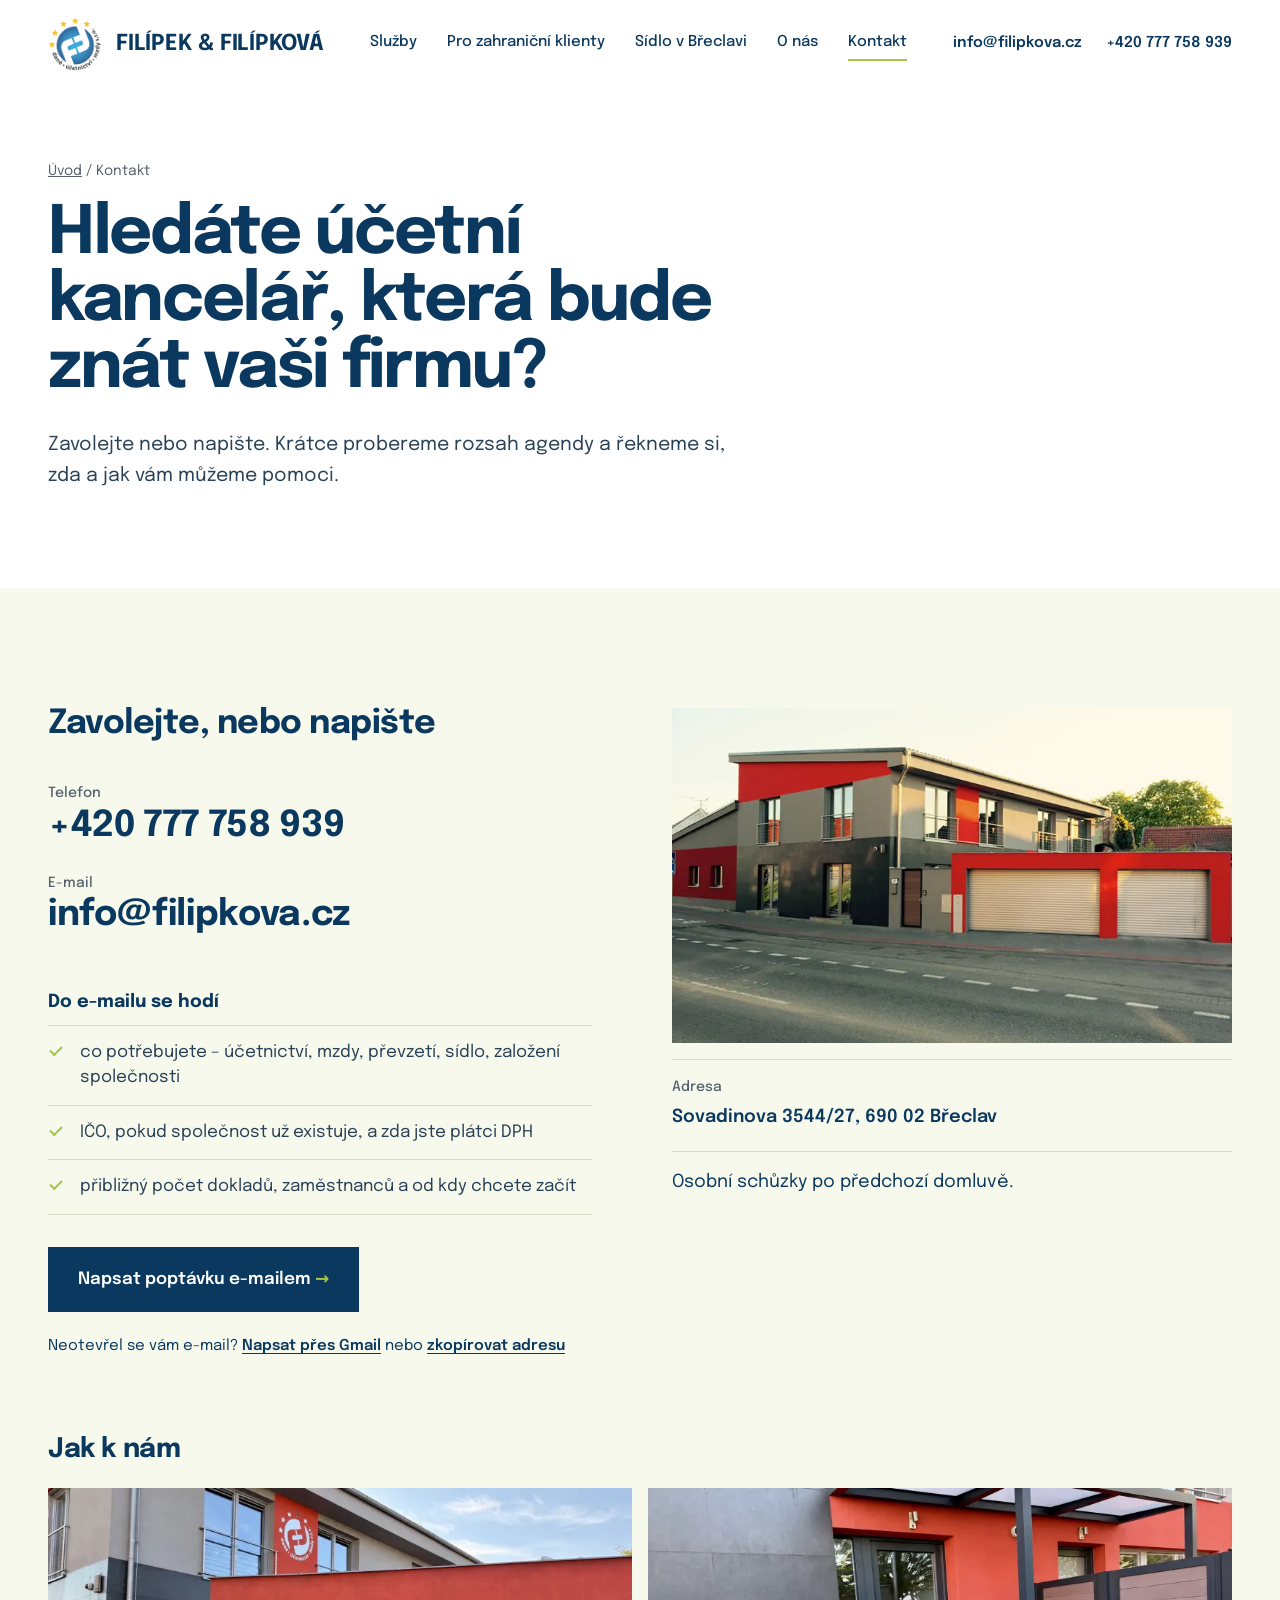
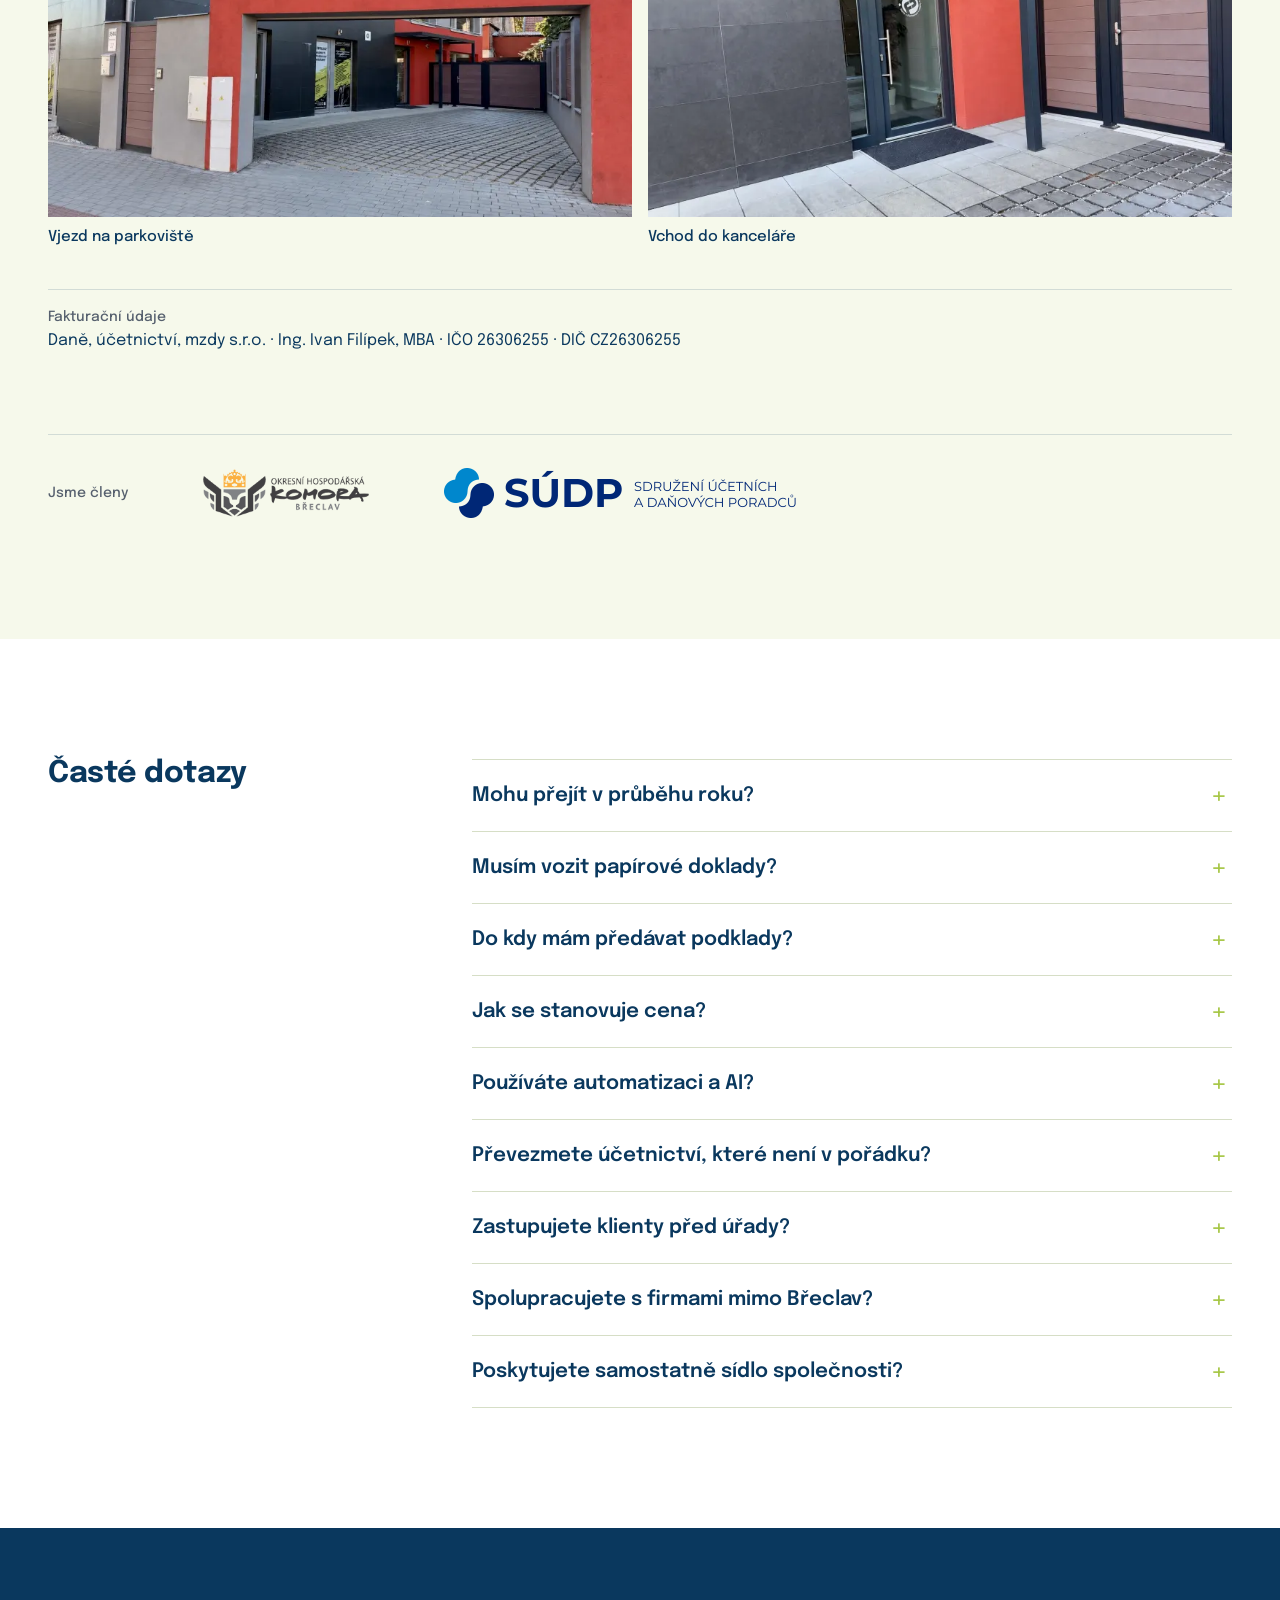
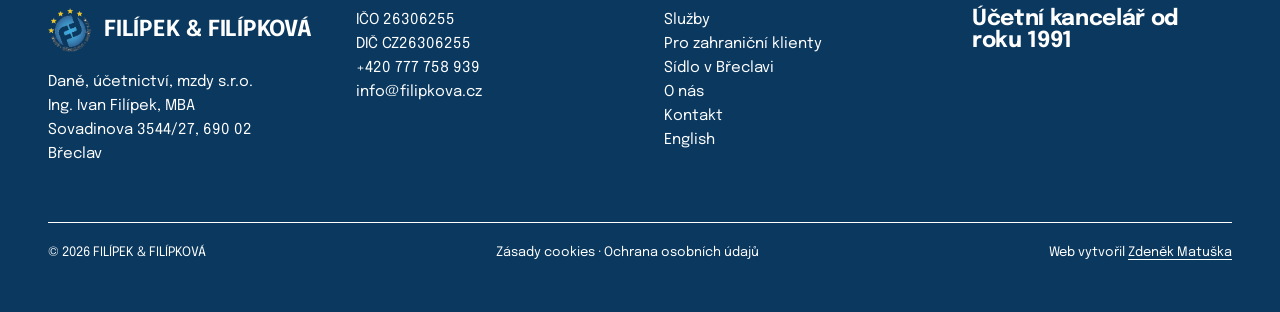
<file: kontakt/index.html>
<!doctype html>
<html lang="cs">
<head>
  <meta charset="utf-8">
  <meta name="viewport" content="width=device-width, initial-scale=1">
  <title>Kontakt – účetní kancelář Břeclav | Filipkova.cz</title>
  <meta name="description" content="Daně, účetnictví, mzdy s.r.o., Sovadinova 3544/27, Břeclav. Telefon +420 777 758 939, info@filipkova.cz. Zavolejte nebo napište, osobní schůzky po domluvě. Časté dotazy.">
  <link rel="canonical" href="https://filipkova.cz/kontakt/">
  <meta property="og:type" content="website">
  <meta property="og:title" content="Kontakt – účetní kancelář Břeclav | Filipkova.cz">
  <meta property="og:description" content="Daně, účetnictví, mzdy s.r.o., Sovadinova 3544/27, Břeclav. Telefon +420 777 758 939, info@filipkova.cz. Zavolejte nebo napište, osobní schůzky po domluvě. Časté dotazy.">
  <meta property="og:url" content="https://filipkova.cz/kontakt/">
  <meta property="og:image" content="https://filipkova.cz/assets/img/foto/foto-13-1600.webp">
  <meta property="og:locale" content="cs_CZ">
  <meta name="theme-color" content="#0a385e">
  <link rel="icon" href="/favicon.png" type="image/png">
  <link rel="apple-touch-icon" href="/assets/img/apple-touch-icon.png">
  <link rel="preload" href="/assets/fonts/epilogue-latin-ext-700.woff2" as="font" type="font/woff2" crossorigin>
  <link rel="preload" href="/assets/fonts/epilogue-latin-400.woff2" as="font" type="font/woff2" crossorigin>
  <link rel="stylesheet" href="/assets/css/style.css?v=202611052211">
  <meta name="robots" content="noindex, nofollow">
  <script type="application/ld+json">{"@context": "https://schema.org", "@type": "AccountingService", "name": "FILÍPEK & FILÍPKOVÁ – Daně, účetnictví, mzdy s.r.o.", "url": "https://filipkova.cz/", "logo": "https://filipkova.cz/assets/img/logo.png", "image": "https://filipkova.cz/assets/img/foto/foto-13-1600.webp", "telephone": "+420777758939", "email": "info@filipkova.cz", "foundingDate": "1991", "taxID": "CZ26306255", "address": {"@type": "PostalAddress", "streetAddress": "Sovadinova 3544/27", "addressLocality": "Břeclav", "postalCode": "690 02", "addressCountry": "CZ"}, "areaServed": ["CZ", "SK", "HU", "AT"], "founder": {"@type": "Person", "name": "Ing. Ivan Filípek, MBA"}}</script>
</head>
<body>
  <a class="skip" href="#obsah">Přejít na obsah</a>

  <header class="hlavicka">
    <div class="wrap hlavicka__in">
      <a class="logo" href="/">
        <img src="/assets/img/logo.png" alt="" width="54" height="54">
        <span>FILÍPEK &amp; FILÍPKOVÁ</span>
      </a>
      <button class="burger" type="button" aria-expanded="false" aria-controls="navigace">
        <span class="burger__ikona" aria-hidden="true"></span>Menu
      </button>
      <div class="navigace" id="navigace">
        <nav class="menu" aria-label="Hlavní menu">
          <a href="/sluzby/">Služby</a>
          <a href="/zahranicni-klienti/">Pro zahraniční klienty</a>
          <a href="/sidlo-breclav/">Sídlo v Břeclavi</a>
          <a href="/o-nas/">O nás</a>
          <a href="/kontakt/" aria-current="page">Kontakt</a>
        </nav>
        <div class="hlavicka__kontakt">
          <a href="mailto:info@filipkova.cz">info@filipkova.cz</a>
          <a href="tel:+420777758939">+420 777 758 939</a>
        </div>
      </div>
    </div>
  </header>

  <main id="obsah">
<section class="pod-hero">
  <div class="wrap pod-hero__in pod-hero__in--bez-fotky">
    <div>
      <p class="drobky"><a href="/">Úvod</a> / Kontakt</p>
      <h1 class="h-hero">Hledáte účetní kancelář, která bude znát vaši firmu?</h1>
      <p class="perex">Zavolejte nebo napište. Krátce probereme rozsah agendy a řekneme si, zda a jak vám můžeme pomoci.</p>
    </div>
  </div>
</section>

<section class="sekce bg-zelena" id="poptavka" aria-labelledby="kontakt-h">
  <div class="wrap kontakt-blok">
    <div>
      <h2 class="h-3" id="kontakt-h">Zavolejte, nebo napište</h2>
      <div class="kontakt-velke mt-32">
        <a href="tel:+420777758939"><span>Telefon</span>+420&nbsp;777&nbsp;758&nbsp;939</a>
        <a href="mailto:info@filipkova.cz"><span>E-mail</span>info@filipkova.cz</a>
      </div>
      <h3 class="kontakt-tip">Do e-mailu se hodí</h3>
      <ul class="seznam-check" id="tip-obecny">
        <li>co potřebujete – účetnictví, mzdy, převzetí, sídlo, založení společnosti</li>
        <li>IČO, pokud společnost už existuje, a zda jste plátci DPH</li>
        <li>přibližný počet dokladů, zaměstnanců a od kdy chcete začít</li>
      </ul>
      <ul class="seznam-check" id="tip-sidlo" hidden>
        <li>název firmy a IČO – pokud firmu teprve zakládáte, stačí to napsat</li>
        <li>kontakt na vás</li>
        <li>od kdy sídlo potřebujete</li>
      </ul>
      <a class="tlacitko mt-32" id="poptavka-mail" href="mailto:info@filipkova.cz?subject=Popt%C3%A1vka%20spolupr%C3%A1ce">Napsat poptávku e-mailem <span class="sipka">→</span></a>
      <p class="poptavka-zaloha">Neotevřel se vám e-mail? <a id="poptavka-gmail" href="https://mail.google.com/mail/?view=cm&amp;to=info@filipkova.cz" target="_blank" rel="noopener">Napsat přes Gmail</a> nebo <button type="button" class="odkaz-tlacitko" id="kopirovat-email" data-email="info@filipkova.cz">zkopírovat adresu</button><span class="poptavka-zaloha__ok" id="kopirovat-ok" role="status" hidden> – zkopírováno</span></p>
    </div>
    <figure class="kontakt-budova">
      <img src="/assets/img/foto/budova-924.webp" srcset="/assets/img/foto/budova-800.webp 800w, /assets/img/foto/budova-924.webp 924w" sizes="(max-width: 820px) 100vw, 560px" alt="Budova kanceláře v Sovadinově ulici v Břeclavi" width="924" height="554">
      <figcaption>
        <div class="kontakt-radek"><span>Adresa</span><a href="https://mapy.cz/zakladni?q=Sovadinova%203544%2F27%2C%20B%C5%99eclav" target="_blank" rel="noopener">Sovadinova 3544/27, 690 02 Břeclav</a></div>
        <div class="kontakt-radek"><p>Osobní schůzky po předchozí domluvě.</p></div>
      </figcaption>
    </figure>
  </div>
  <div class="wrap">
    <div class="cesta mt-72">
      <h3 class="h-5">Jak k nám</h3>
      <div class="cesta__fotky mt-24">
        <figure>
          <img src="/assets/img/foto/vchod-2-800.webp" srcset="/assets/img/foto/vchod-2-800.webp 800w, /assets/img/foto/vchod-2-1600.webp 1600w" sizes="(max-width: 820px) 100vw, 50vw" alt="Budova s červeným průjezdem na parkoviště" width="800" height="450" loading="lazy">
          <figcaption>Vjezd na parkoviště</figcaption>
        </figure>
        <figure>
          <img src="/assets/img/foto/vchod-1-800.webp" srcset="/assets/img/foto/vchod-1-800.webp 800w, /assets/img/foto/vchod-1-1600.webp 1600w" sizes="(max-width: 820px) 100vw, 50vw" alt="Prosklené dveře do kanceláře s logem firmy" width="800" height="450" loading="lazy">
          <figcaption>Vchod do kanceláře</figcaption>
        </figure>
      </div>
    </div>
    <div class="kontakt-radek mt-40" style="border-top-color:rgba(10,56,94,.15)">
      <span>Fakturační údaje</span>
      <p style="font-size:16px">Daně, účetnictví, mzdy s.r.o. · Ing. Ivan Filípek, MBA · IČO 26306255 · DIČ CZ26306255</p>
    </div>
<div class="clenstvi">
      <p>Jsme členy</p>
      <a href="https://www.ohkbreclav.cz" target="_blank" rel="noopener"><img src="/assets/img/ohk-breclav.png" alt="Okresní hospodářská komora Břeclav" width="204" height="52" loading="lazy"></a>
      <a href="https://www.sudp.cz" target="_blank" rel="noopener"><img src="/assets/img/sudp.png" alt="SÚDP – Sdružení účetních a daňových poradců" width="355" height="50" loading="lazy"></a>
    </div>
  </div>
</section>

<section class="sekce" aria-labelledby="faq">
  <div class="wrap dvoj">
    <h2 class="dvoj__nadpis" id="faq">Časté dotazy</h2>
    <div class="faq">
      <details><summary>Mohu přejít v průběhu roku?</summary><p>Ano. Určíme vhodné datum převzetí, vyžádáme potřebná data a stanovíme, kdo odpovídá za jednotlivá období.</p></details>
      <details><summary>Musím vozit papírové doklady?</summary><p>Nemusíte. Podklady lze předávat elektronicky. Jiný způsob nastavíme podle možností vaší firmy.</p></details>
      <details><summary>Do kdy mám předávat podklady?</summary><p>Standardně do 15. dne následujícího měsíce, pokud nemáme dohodnuto jinak. U DPH a mezd je včasnost zásadní.</p></details>
      <details><summary>Jak se stanovuje cena?</summary><p>Podle rozsahu účetnictví, DPH, zaměstnanců, zahraničních transakcí a celkové náročnosti. Po krátké konzultaci připravíme nabídku.</p></details>
      <details><summary>Používáte automatizaci a AI?</summary><p>Ano, pokud zrychlí rutinní práci a zlepší kontrolu. Výsledek ale vždy posuzuje konkrétní účetní.</p></details>
      <details><summary>Převezmete účetnictví, které není v pořádku?</summary><p>Nejprve zjistíme skutečný stav. Potom navrhneme, co je nutné doplnit nebo opravit, a stanovíme rozsah rekonstrukce.</p></details>
      <details><summary>Zastupujete klienty před úřady?</summary><p>Ano, v rozsahu sjednané služby a udělené plné moci. U specializovaných řízení spolupracujeme s externími daňovými poradci nebo advokáty.</p></details>
      <details><summary>Spolupracujete s firmami mimo Břeclav?</summary><p>Ano. Většinu podkladů a komunikace lze řešit elektronicky. Osobní schůzka je možná podle potřeby.</p></details>
      <details><summary>Poskytujete samostatně sídlo společnosti?</summary><p>Ano. Dosud jsme sídlo poskytovali pouze klientům, kterým vedeme účetnictví. Nově ho nabízíme i samostatně, bez nutnosti využívat naše účetní služby. <a href="/sidlo-breclav/">Ceník a podmínky sídla</a></p></details>
    </div>
  </div>
</section>
  </main>

  <footer class="paticka">
    <div class="wrap">
      <div class="paticka__sloupce">
        <div>
          <a class="logo" href="/">
            <img src="/assets/img/logo.png" alt="" width="44" height="44" loading="lazy">
            <span>FILÍPEK &amp; FILÍPKOVÁ</span>
          </a>
          <p class="paticka__firma">Daně, účetnictví, mzdy s.r.o.<br>Ing. Ivan Filípek, MBA<br>Sovadinova 3544/27, 690 02 Břeclav</p>
        </div>
        <p>IČO 26306255<br>DIČ CZ26306255<br><a href="tel:+420777758939">+420 777 758 939</a><br><a href="mailto:info@filipkova.cz">info@filipkova.cz</a></p>
        <ul class="paticka__menu">
          <li><a href="/sluzby/">Služby</a></li>
          <li><a href="/zahranicni-klienti/">Pro zahraniční klienty</a></li>
          <li><a href="/sidlo-breclav/">Sídlo v Břeclavi</a></li>
          <li><a href="/o-nas/">O nás</a></li>
          <li><a href="/kontakt/">Kontakt</a></li>
          <li><a href="/en/" lang="en" hreflang="en">English</a></li>
        </ul>
        <p class="paticka__rok">Účetní kancelář od roku 1991</p>
      </div>
      <div class="paticka__spodek">
        <p>© 2026 FILÍPEK &amp; FILÍPKOVÁ</p>
        <p><a href="/ochrana-osobnich-udaju/#cookies">Zásady cookies</a> · <a href="/ochrana-osobnich-udaju/">Ochrana osobních údajů</a></p>
        <p class="paticka__autor">Web vytvořil <a href="https://www.zdenekmatuska.cz/tvorba-webovych-stranek-breclav/">Zdeněk Matuška</a></p>
      </div>
    </div>
  </footer>

  <script src="/assets/js/main.js?v=202611052211" defer></script>
</body>
</html>
</file>
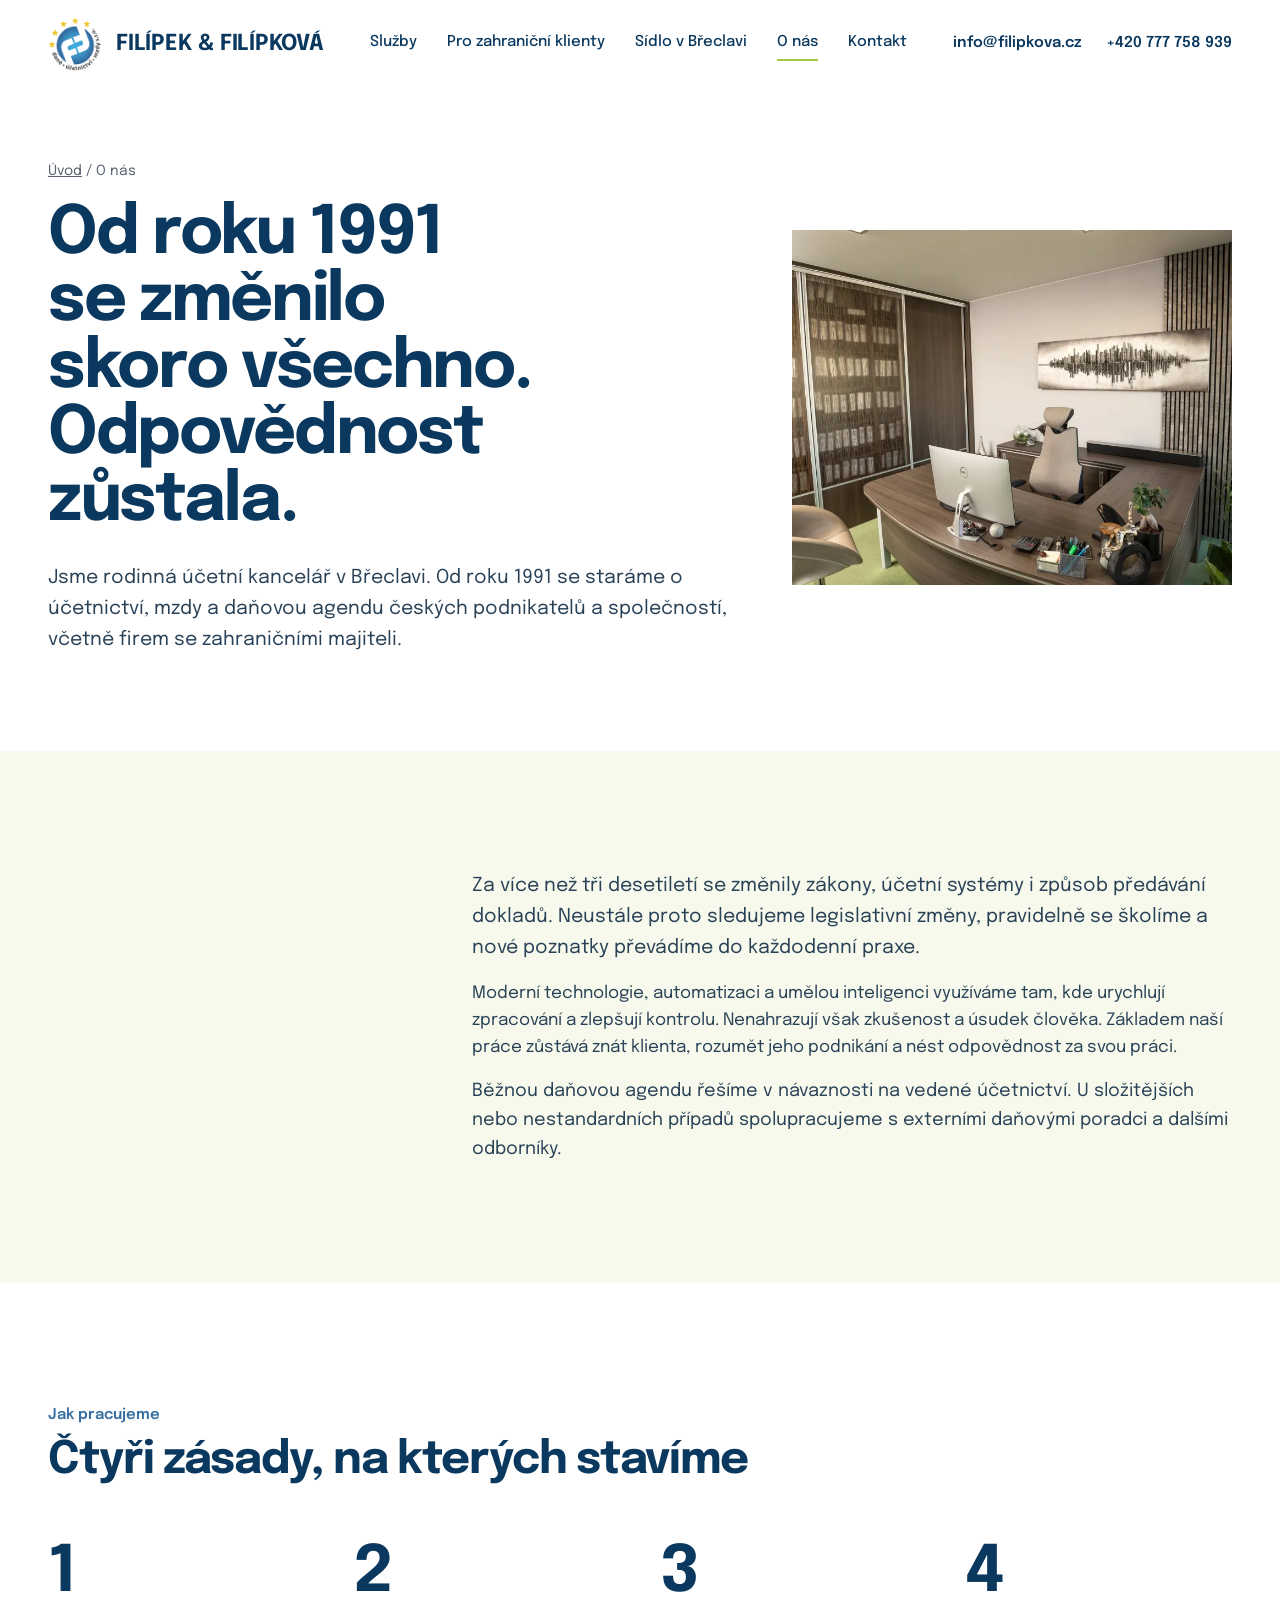
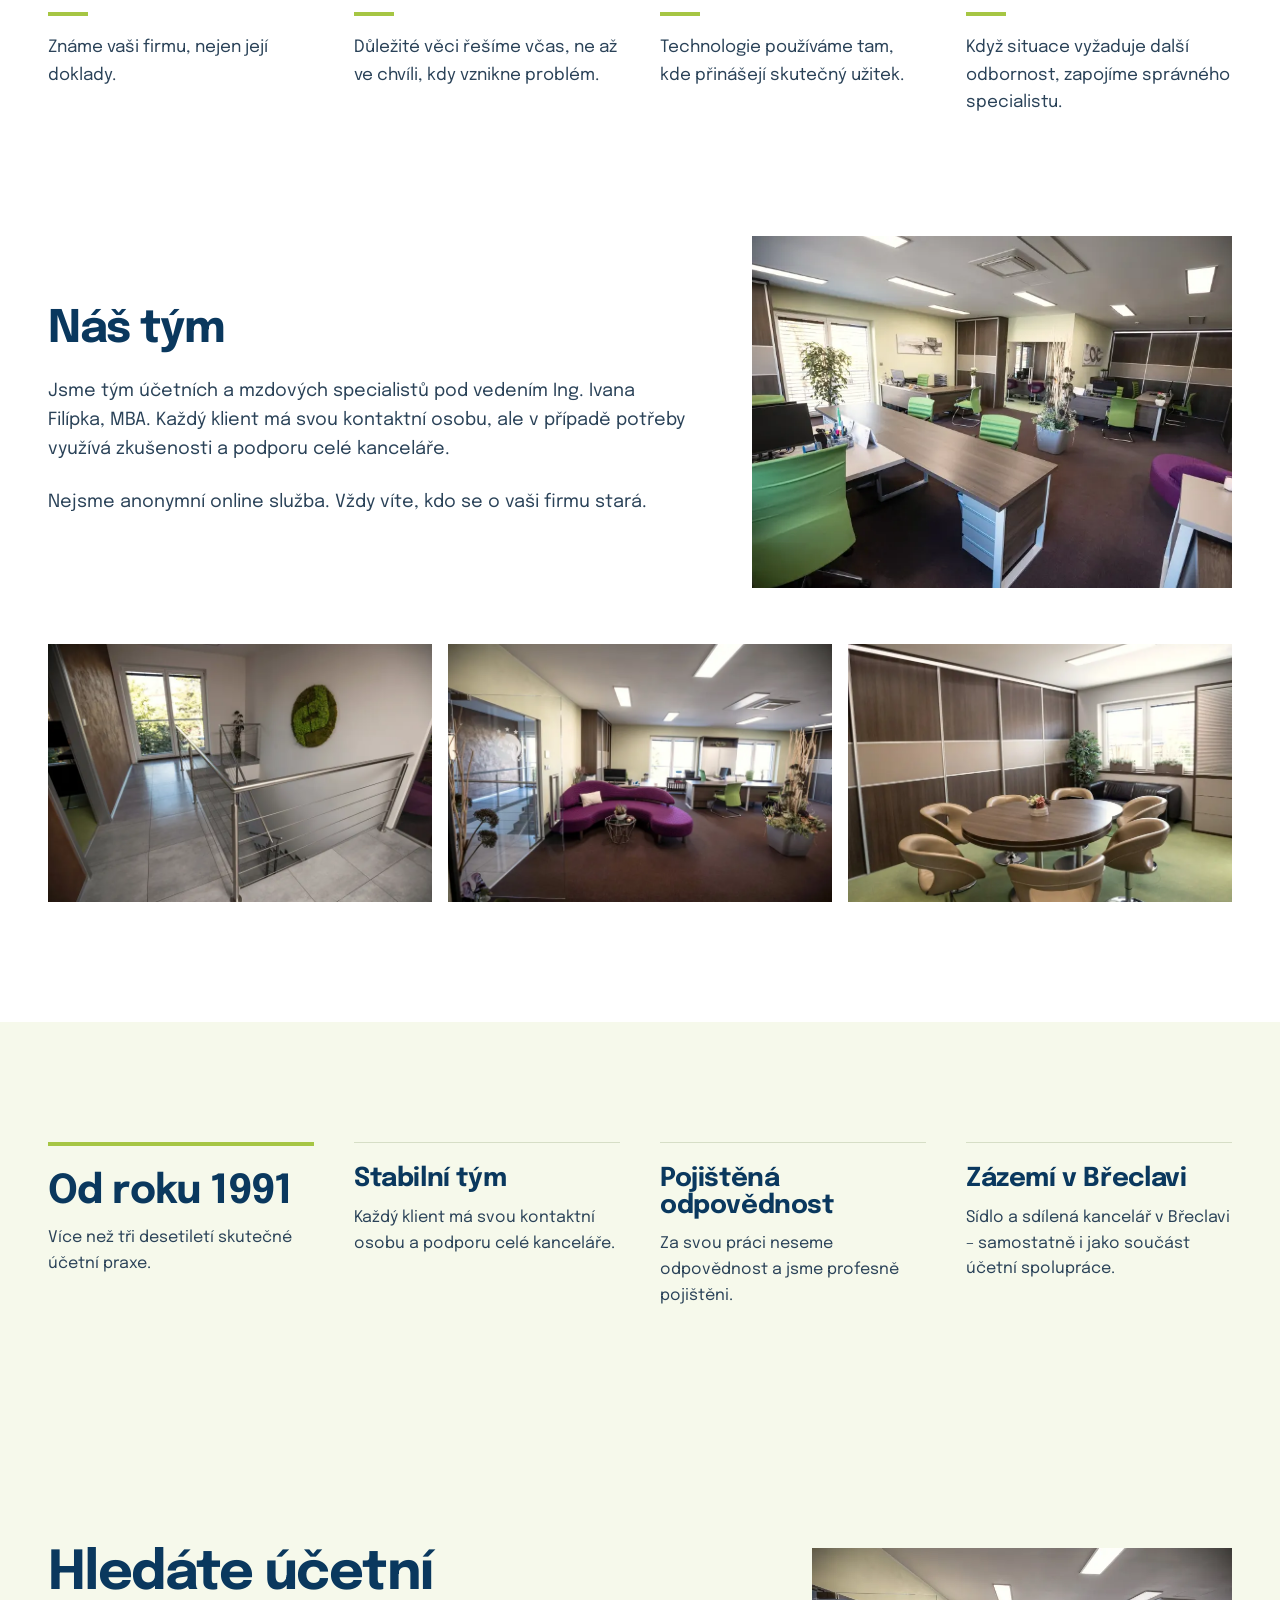
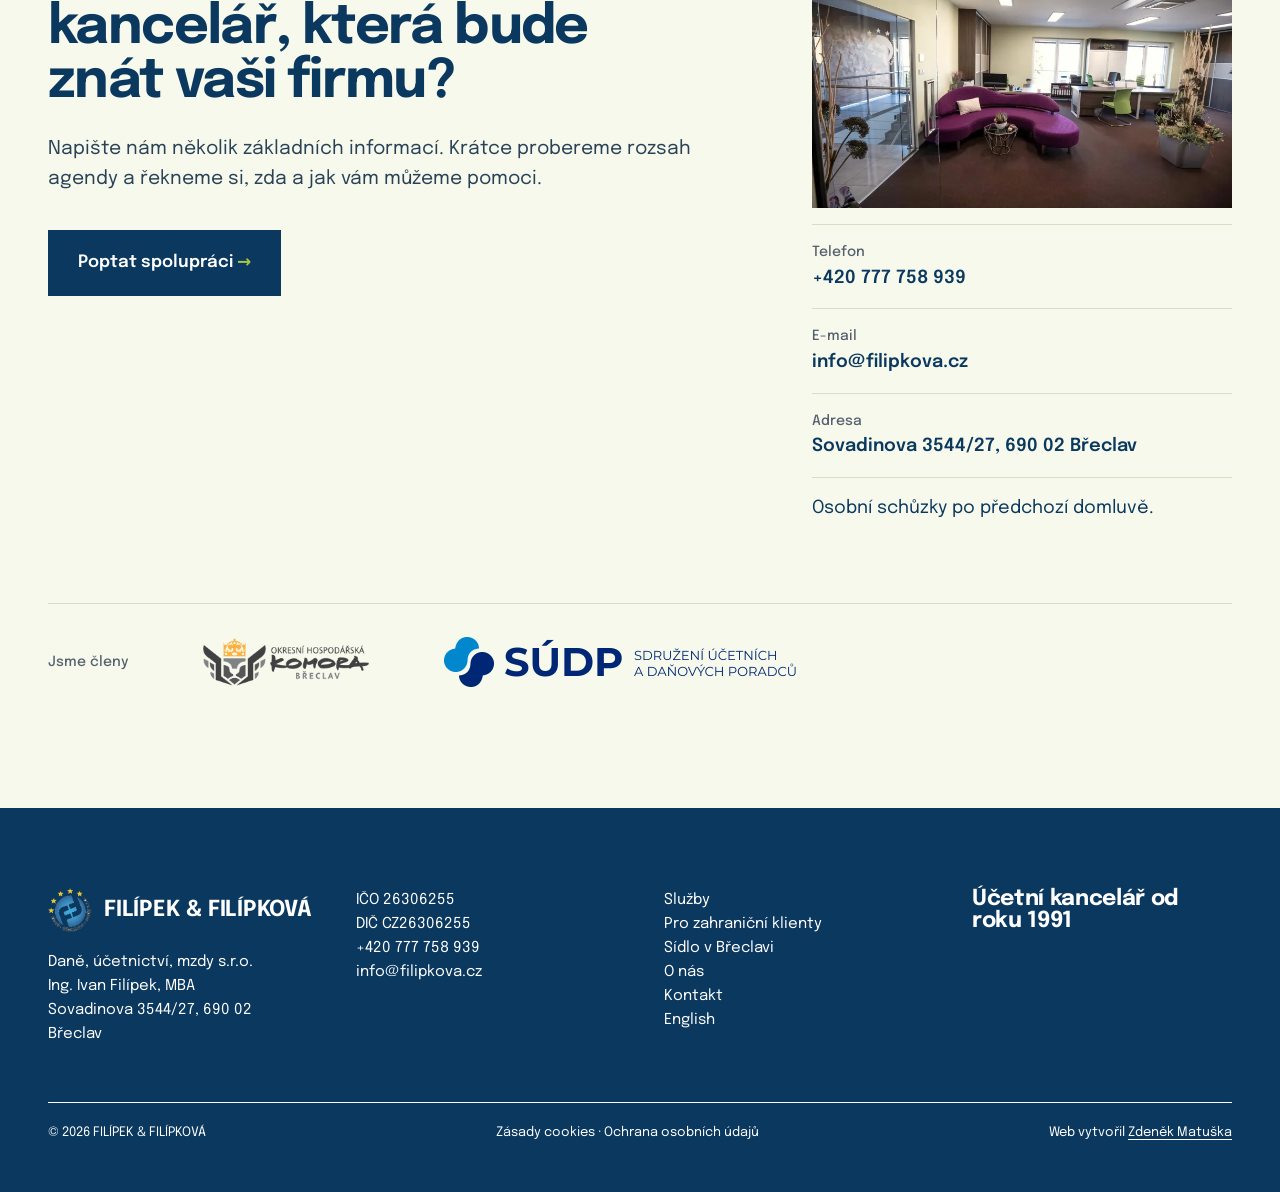
<file: o-nas/index.html>
<!doctype html>
<html lang="cs">
<head>
  <meta charset="utf-8">
  <meta name="viewport" content="width=device-width, initial-scale=1">
  <title>Účetní kancelář od roku 1991 | Filipkova.cz</title>
  <meta name="description" content="Rodinná účetní kancelář v Břeclavi pod vedením Ing. Ivana Filípka, MBA. Od roku 1991 se staráme o účetnictví, mzdy a daňovou agendu českých firem.">
  <link rel="canonical" href="https://filipkova.cz/o-nas/">
  <meta property="og:type" content="website">
  <meta property="og:title" content="Účetní kancelář od roku 1991 | Filipkova.cz">
  <meta property="og:description" content="Rodinná účetní kancelář v Břeclavi pod vedením Ing. Ivana Filípka, MBA. Od roku 1991 se staráme o účetnictví, mzdy a daňovou agendu českých firem.">
  <meta property="og:url" content="https://filipkova.cz/o-nas/">
  <meta property="og:image" content="https://filipkova.cz/assets/img/foto/foto-13-1600.webp">
  <meta property="og:locale" content="cs_CZ">
  <meta name="theme-color" content="#0a385e">
  <link rel="icon" href="/favicon.png" type="image/png">
  <link rel="apple-touch-icon" href="/assets/img/apple-touch-icon.png">
  <link rel="preload" href="/assets/fonts/epilogue-latin-ext-700.woff2" as="font" type="font/woff2" crossorigin>
  <link rel="preload" href="/assets/fonts/epilogue-latin-400.woff2" as="font" type="font/woff2" crossorigin>
  <link rel="stylesheet" href="/assets/css/style.css?v=202611052211">
  <meta name="robots" content="noindex, nofollow">
</head>
<body>
  <a class="skip" href="#obsah">Přejít na obsah</a>

  <header class="hlavicka">
    <div class="wrap hlavicka__in">
      <a class="logo" href="/">
        <img src="/assets/img/logo.png" alt="" width="54" height="54">
        <span>FILÍPEK &amp; FILÍPKOVÁ</span>
      </a>
      <button class="burger" type="button" aria-expanded="false" aria-controls="navigace">
        <span class="burger__ikona" aria-hidden="true"></span>Menu
      </button>
      <div class="navigace" id="navigace">
        <nav class="menu" aria-label="Hlavní menu">
          <a href="/sluzby/">Služby</a>
          <a href="/zahranicni-klienti/">Pro zahraniční klienty</a>
          <a href="/sidlo-breclav/">Sídlo v Břeclavi</a>
          <a href="/o-nas/" aria-current="page">O nás</a>
          <a href="/kontakt/">Kontakt</a>
        </nav>
        <div class="hlavicka__kontakt">
          <a href="mailto:info@filipkova.cz">info@filipkova.cz</a>
          <a href="tel:+420777758939">+420 777 758 939</a>
        </div>
      </div>
    </div>
  </header>

  <main id="obsah">
<section class="pod-hero">
  <div class="wrap pod-hero__in">
    <div>
      <p class="drobky"><a href="/">Úvod</a> / O nás</p>
      <h1 class="h-hero">Od roku 1991 se změnilo skoro všechno. Odpovědnost zůstala.</h1>
      <p class="perex">Jsme rodinná účetní kancelář v Břeclavi. Od roku 1991 se staráme o účetnictví, mzdy a daňovou agendu českých podnikatelů a společností, včetně firem se zahraničními majiteli.</p>
    </div>
    <div class="pod-hero__foto">
      <img src="/assets/img/foto/foto-06-800.webp" srcset="/assets/img/foto/foto-06-800.webp 800w, /assets/img/foto/foto-06-1600.webp 1600w" sizes="(max-width: 820px) 100vw, 520px" alt="Pracovna vedení kanceláře" width="800" height="1201">
    </div>
  </div>
</section>

<section class="sekce bg-zelena" aria-label="Náš přístup">
  <div class="wrap dvoj">
    <div></div>
    <div class="stack">
      <p class="perex">Za více než tři desetiletí se změnily zákony, účetní systémy i způsob předávání dokladů. Neustále proto sledujeme legislativní změny, pravidelně se školíme a nové poznatky převádíme do každodenní praxe.</p>
      <p class="txt-lg">Moderní technologie, automatizaci a umělou inteligenci využíváme tam, kde urychlují zpracování a zlepšují kontrolu. Nenahrazují však zkušenost a úsudek člověka. Základem naší práce zůstává znát klienta, rozumět jeho podnikání a nést odpovědnost za svou práci.</p>
      <p class="txt-lg">Běžnou daňovou agendu řešíme v návaznosti na vedené účetnictví. U složitějších nebo nestandardních případů spolupracujeme s externími daňovými poradci a dalšími odborníky.</p>
    </div>
  </div>
</section>

<section class="sekce" aria-labelledby="jak-pracujeme">
  <div class="wrap">
    <p class="stitek">Jak pracujeme</p>
    <h2 class="h-2 mt-12" id="jak-pracujeme">Čtyři zásady, na kterých stavíme</h2>
    <ol class="kroky mt-56">
      <li class="krok"><b>1</b><p>Známe vaši firmu, nejen její doklady.</p></li>
      <li class="krok"><b>2</b><p>Důležité věci řešíme včas, ne až ve chvíli, kdy vznikne problém.</p></li>
      <li class="krok"><b>3</b><p>Technologie používáme tam, kde přinášejí skutečný užitek.</p></li>
      <li class="krok"><b>4</b><p>Když situace vyžaduje další odbornost, zapojíme správného specialistu.</p></li>
    </ol>
  </div>
</section>

<section class="sekce" style="padding-top:0" aria-labelledby="tym">
  <div class="wrap text-foto">
    <div>
      <h2 class="h-2" id="tym">Náš tým</h2>
      <p class="txt-lg">Jsme tým účetních a mzdových specialistů pod vedením Ing. Ivana Filípka, MBA. Každý klient má svou kontaktní osobu, ale v případě potřeby využívá zkušenosti a podporu celé kanceláře.</p>
      <p class="txt-lg mt-16">Nejsme anonymní online služba. Vždy víte, kdo se o vaši firmu stará.</p>
    </div>
    <div class="text-foto__foto">
      <img src="/assets/img/foto/foto-13-800.webp" srcset="/assets/img/foto/foto-13-800.webp 800w, /assets/img/foto/foto-13-1600.webp 1600w" sizes="(max-width: 820px) 100vw, 600px" alt="Kancelář se zelenými židlemi a pracovními stoly" width="800" height="533" loading="lazy">
    </div>
  </div>
  <div class="wrap fotky-3">
    <img src="/assets/img/foto/foto-04-800.webp" alt="Schodiště s mechovým logem kanceláře" width="800" height="534" loading="lazy">
    <img src="/assets/img/foto/foto-14-800.webp" alt="Recepce s pohovkou" width="800" height="533" loading="lazy">
    <img src="/assets/img/foto/foto-16-800.webp" alt="Zasedací místnost" width="800" height="1201" loading="lazy">
  </div>
</section>

<section class="sekce bg-zelena" aria-label="Proč my">
  <div class="wrap dukazy">
    <div class="dukaz dukaz--hlavni"><h3>Od roku 1991</h3><p>Více než tři desetiletí skutečné účetní praxe.</p></div>
    <div class="dukaz"><h3>Stabilní tým</h3><p>Každý klient má svou kontaktní osobu a podporu celé kanceláře.</p></div>
    <div class="dukaz"><h3>Pojištěná odpovědnost</h3><p>Za svou práci neseme odpovědnost a jsme profesně pojištěni.</p></div>
    <div class="dukaz"><h3>Zázemí v Břeclavi</h3><p>Sídlo a sdílená kancelář v Břeclavi – samostatně i jako součást účetní spolupráce.</p></div>
  </div>
</section>

<section class="sekce bg-zelena" aria-labelledby="poptat">
  <div class="wrap">
    <div class="poptavka">
      <div>
        <h2 class="h-1" id="poptat">Hledáte účetní kancelář, která bude znát vaši firmu?</h2>
        <p class="poptavka__perex">Napište nám několik základních informací. Krátce probereme rozsah agendy a řekneme si, zda a jak vám můžeme pomoci.</p>
        <a class="tlacitko" href="/kontakt/#poptavka">Poptat spolupráci <span class="sipka">→</span></a>
      </div>
<div>
        <div class="kontakt-foto">
          <img src="/assets/img/foto/foto-14-800.webp" alt="Recepce kanceláře s pohovkou" width="800" height="533" loading="lazy">
        </div>
        <div class="kontakt-radek"><span>Telefon</span><a href="tel:+420777758939">+420 777 758 939</a></div>
        <div class="kontakt-radek"><span>E-mail</span><a href="mailto:info@filipkova.cz">info@filipkova.cz</a></div>
        <div class="kontakt-radek"><span>Adresa</span><a href="https://mapy.cz/zakladni?q=Sovadinova%203544%2F27%2C%20B%C5%99eclav" target="_blank" rel="noopener">Sovadinova 3544/27, 690 02 Břeclav</a></div>
        <div class="kontakt-radek"><p>Osobní schůzky po předchozí domluvě.</p></div>
      </div>
    </div>
<div class="clenstvi">
      <p>Jsme členy</p>
      <a href="https://www.ohkbreclav.cz" target="_blank" rel="noopener"><img src="/assets/img/ohk-breclav.png" alt="Okresní hospodářská komora Břeclav" width="204" height="52" loading="lazy"></a>
      <a href="https://www.sudp.cz" target="_blank" rel="noopener"><img src="/assets/img/sudp.png" alt="SÚDP – Sdružení účetních a daňových poradců" width="355" height="50" loading="lazy"></a>
    </div>
  </div>
</section>
  </main>

  <footer class="paticka">
    <div class="wrap">
      <div class="paticka__sloupce">
        <div>
          <a class="logo" href="/">
            <img src="/assets/img/logo.png" alt="" width="44" height="44" loading="lazy">
            <span>FILÍPEK &amp; FILÍPKOVÁ</span>
          </a>
          <p class="paticka__firma">Daně, účetnictví, mzdy s.r.o.<br>Ing. Ivan Filípek, MBA<br>Sovadinova 3544/27, 690 02 Břeclav</p>
        </div>
        <p>IČO 26306255<br>DIČ CZ26306255<br><a href="tel:+420777758939">+420 777 758 939</a><br><a href="mailto:info@filipkova.cz">info@filipkova.cz</a></p>
        <ul class="paticka__menu">
          <li><a href="/sluzby/">Služby</a></li>
          <li><a href="/zahranicni-klienti/">Pro zahraniční klienty</a></li>
          <li><a href="/sidlo-breclav/">Sídlo v Břeclavi</a></li>
          <li><a href="/o-nas/">O nás</a></li>
          <li><a href="/kontakt/">Kontakt</a></li>
          <li><a href="/en/" lang="en" hreflang="en">English</a></li>
        </ul>
        <p class="paticka__rok">Účetní kancelář od roku 1991</p>
      </div>
      <div class="paticka__spodek">
        <p>© 2026 FILÍPEK &amp; FILÍPKOVÁ</p>
        <p><a href="/ochrana-osobnich-udaju/#cookies">Zásady cookies</a> · <a href="/ochrana-osobnich-udaju/">Ochrana osobních údajů</a></p>
        <p class="paticka__autor">Web vytvořil <a href="https://www.zdenekmatuska.cz/tvorba-webovych-stranek-breclav/">Zdeněk Matuška</a></p>
      </div>
    </div>
  </footer>

  <script src="/assets/js/main.js?v=202611052211" defer></script>
</body>
</html>
</file>
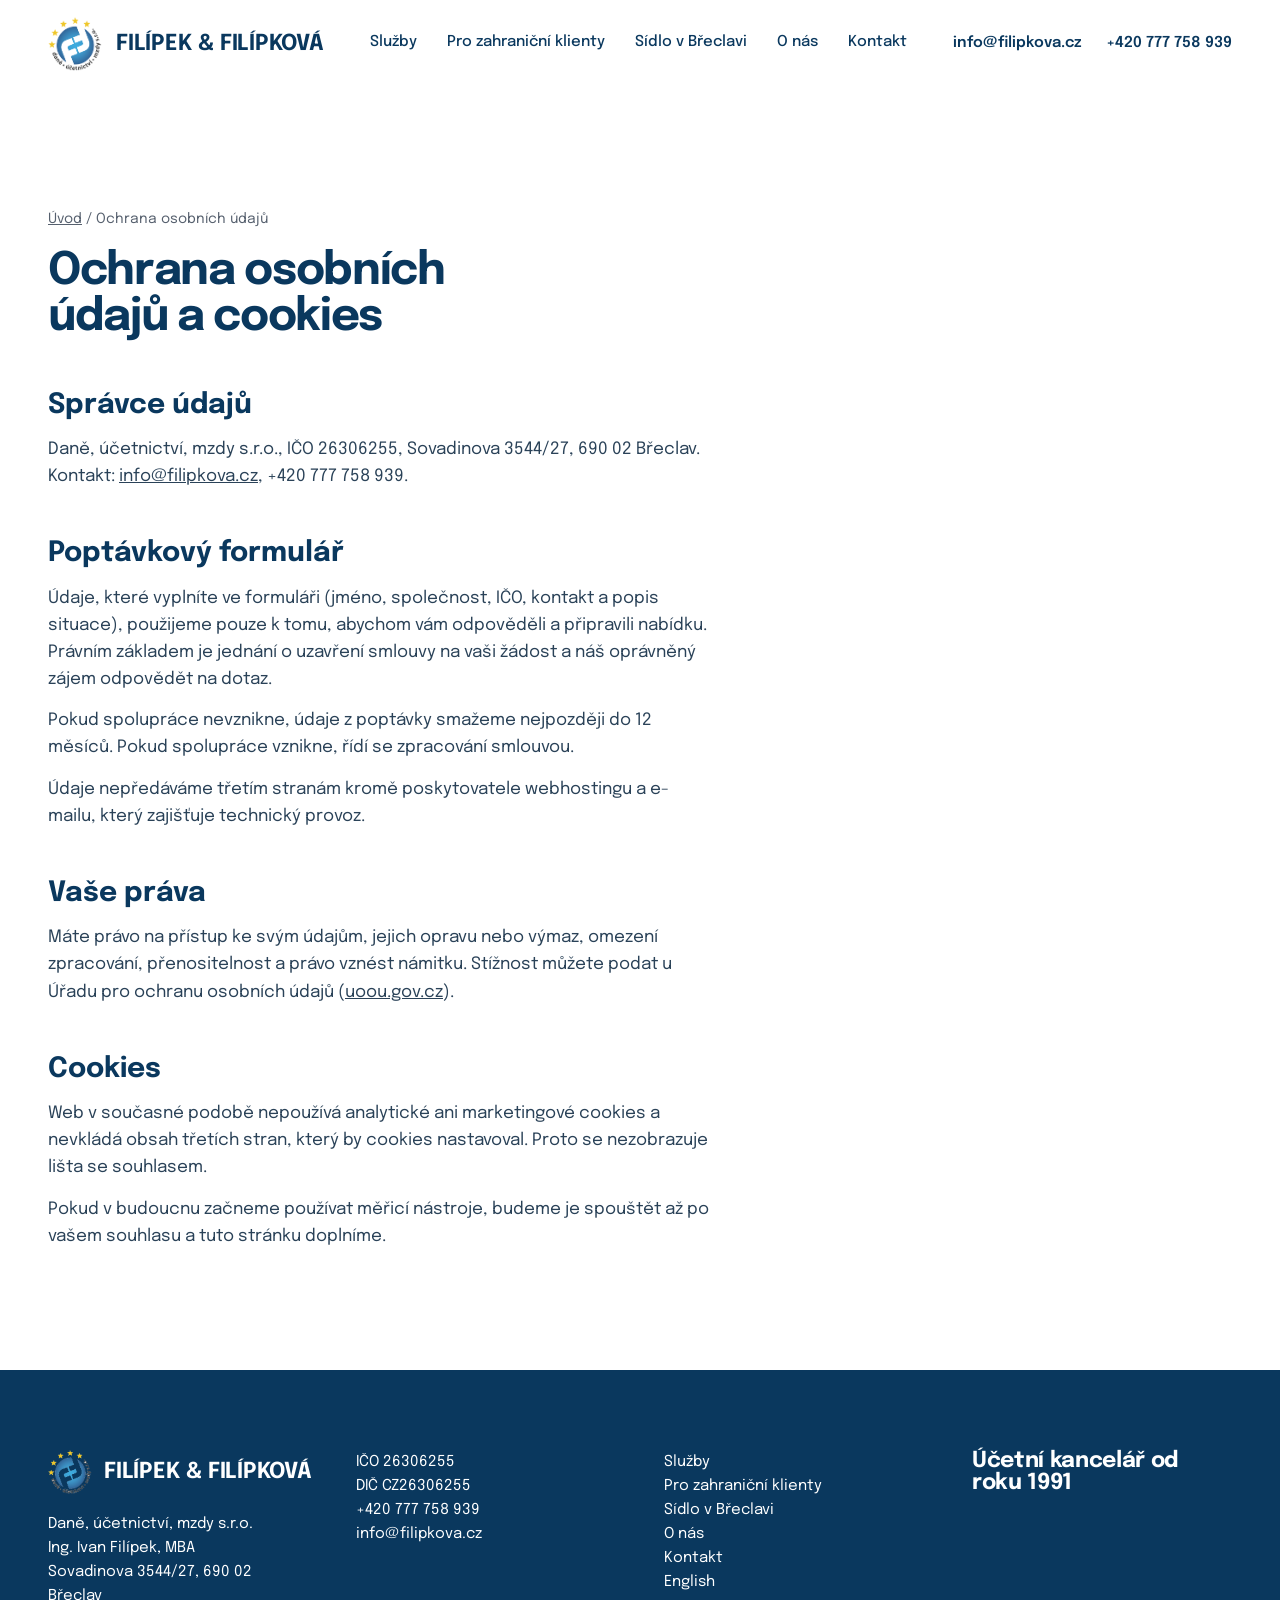
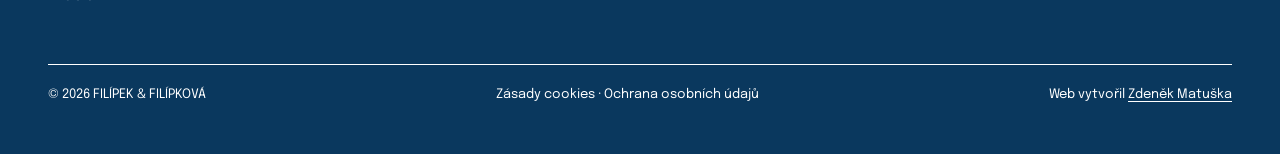
<file: ochrana-osobnich-udaju/index.html>
<!doctype html>
<html lang="cs">
<head>
  <meta charset="utf-8">
  <meta name="viewport" content="width=device-width, initial-scale=1">
  <title>Ochrana osobních údajů a cookies | Filipkova.cz</title>
  <meta name="description" content="Jak zpracováváme osobní údaje z poptávkového formuláře a jaké cookies web používá.">
  <link rel="canonical" href="https://filipkova.cz/ochrana-osobnich-udaju/">
  <meta property="og:type" content="website">
  <meta property="og:title" content="Ochrana osobních údajů a cookies | Filipkova.cz">
  <meta property="og:description" content="Jak zpracováváme osobní údaje z poptávkového formuláře a jaké cookies web používá.">
  <meta property="og:url" content="https://filipkova.cz/ochrana-osobnich-udaju/">
  <meta property="og:image" content="https://filipkova.cz/assets/img/foto/foto-13-1600.webp">
  <meta property="og:locale" content="cs_CZ">
  <meta name="theme-color" content="#0a385e">
  <link rel="icon" href="/favicon.png" type="image/png">
  <link rel="apple-touch-icon" href="/assets/img/apple-touch-icon.png">
  <link rel="preload" href="/assets/fonts/epilogue-latin-ext-700.woff2" as="font" type="font/woff2" crossorigin>
  <link rel="preload" href="/assets/fonts/epilogue-latin-400.woff2" as="font" type="font/woff2" crossorigin>
  <link rel="stylesheet" href="/assets/css/style.css?v=202611052211">
  <meta name="robots" content="noindex, nofollow">
</head>
<body>
  <a class="skip" href="#obsah">Přejít na obsah</a>

  <header class="hlavicka">
    <div class="wrap hlavicka__in">
      <a class="logo" href="/">
        <img src="/assets/img/logo.png" alt="" width="54" height="54">
        <span>FILÍPEK &amp; FILÍPKOVÁ</span>
      </a>
      <button class="burger" type="button" aria-expanded="false" aria-controls="navigace">
        <span class="burger__ikona" aria-hidden="true"></span>Menu
      </button>
      <div class="navigace" id="navigace">
        <nav class="menu" aria-label="Hlavní menu">
          <a href="/sluzby/">Služby</a>
          <a href="/zahranicni-klienti/">Pro zahraniční klienty</a>
          <a href="/sidlo-breclav/">Sídlo v Břeclavi</a>
          <a href="/o-nas/">O nás</a>
          <a href="/kontakt/">Kontakt</a>
        </nav>
        <div class="hlavicka__kontakt">
          <a href="mailto:info@filipkova.cz">info@filipkova.cz</a>
          <a href="tel:+420777758939">+420 777 758 939</a>
        </div>
      </div>
    </div>
  </header>

  <main id="obsah">
<section class="sekce">
  <div class="wrap max-760" style="margin-left:0">
    <p class="drobky"><a href="/">Úvod</a> / Ochrana osobních údajů</p>
    <h1 class="h-2 mt-20">Ochrana osobních údajů a cookies</h1>
    <div class="prose">
      <h2>Správce údajů</h2>
      <p>Daně, účetnictví, mzdy s.r.o., IČO 26306255, Sovadinova 3544/27, 690 02 Břeclav. Kontakt: <a href="mailto:info@filipkova.cz">info@filipkova.cz</a>, +420 777 758 939.</p>

      <h2>Poptávkový formulář</h2>
      <p>Údaje, které vyplníte ve formuláři (jméno, společnost, IČO, kontakt a popis situace), použijeme pouze k tomu, abychom vám odpověděli a připravili nabídku. Právním základem je jednání o uzavření smlouvy na vaši žádost a náš oprávněný zájem odpovědět na dotaz.</p>
      <p>Pokud spolupráce nevznikne, údaje z poptávky smažeme nejpozději do 12 měsíců. Pokud spolupráce vznikne, řídí se zpracování smlouvou.</p>
      <p>Údaje nepředáváme třetím stranám kromě poskytovatele webhostingu a e-mailu, který zajišťuje technický provoz.</p>

      <h2>Vaše práva</h2>
      <p>Máte právo na přístup ke svým údajům, jejich opravu nebo výmaz, omezení zpracování, přenositelnost a právo vznést námitku. Stížnost můžete podat u Úřadu pro ochranu osobních údajů (<a href="https://uoou.gov.cz" target="_blank" rel="noopener">uoou.gov.cz</a>).</p>

      <h2 id="cookies">Cookies</h2>
      <p>Web v současné podobě nepoužívá analytické ani marketingové cookies a nevkládá obsah třetích stran, který by cookies nastavoval. Proto se nezobrazuje lišta se souhlasem.</p>
      <p>Pokud v budoucnu začneme používat měřicí nástroje, budeme je spouštět až po vašem souhlasu a tuto stránku doplníme.</p>
    </div>
  </div>
</section>
  </main>

  <footer class="paticka">
    <div class="wrap">
      <div class="paticka__sloupce">
        <div>
          <a class="logo" href="/">
            <img src="/assets/img/logo.png" alt="" width="44" height="44" loading="lazy">
            <span>FILÍPEK &amp; FILÍPKOVÁ</span>
          </a>
          <p class="paticka__firma">Daně, účetnictví, mzdy s.r.o.<br>Ing. Ivan Filípek, MBA<br>Sovadinova 3544/27, 690 02 Břeclav</p>
        </div>
        <p>IČO 26306255<br>DIČ CZ26306255<br><a href="tel:+420777758939">+420 777 758 939</a><br><a href="mailto:info@filipkova.cz">info@filipkova.cz</a></p>
        <ul class="paticka__menu">
          <li><a href="/sluzby/">Služby</a></li>
          <li><a href="/zahranicni-klienti/">Pro zahraniční klienty</a></li>
          <li><a href="/sidlo-breclav/">Sídlo v Břeclavi</a></li>
          <li><a href="/o-nas/">O nás</a></li>
          <li><a href="/kontakt/">Kontakt</a></li>
          <li><a href="/en/" lang="en" hreflang="en">English</a></li>
        </ul>
        <p class="paticka__rok">Účetní kancelář od roku 1991</p>
      </div>
      <div class="paticka__spodek">
        <p>© 2026 FILÍPEK &amp; FILÍPKOVÁ</p>
        <p><a href="/ochrana-osobnich-udaju/#cookies">Zásady cookies</a> · <a href="/ochrana-osobnich-udaju/">Ochrana osobních údajů</a></p>
        <p class="paticka__autor">Web vytvořil <a href="https://www.zdenekmatuska.cz/tvorba-webovych-stranek-breclav/">Zdeněk Matuška</a></p>
      </div>
    </div>
  </footer>

  <script src="/assets/js/main.js?v=202611052211" defer></script>
</body>
</html>
</file>
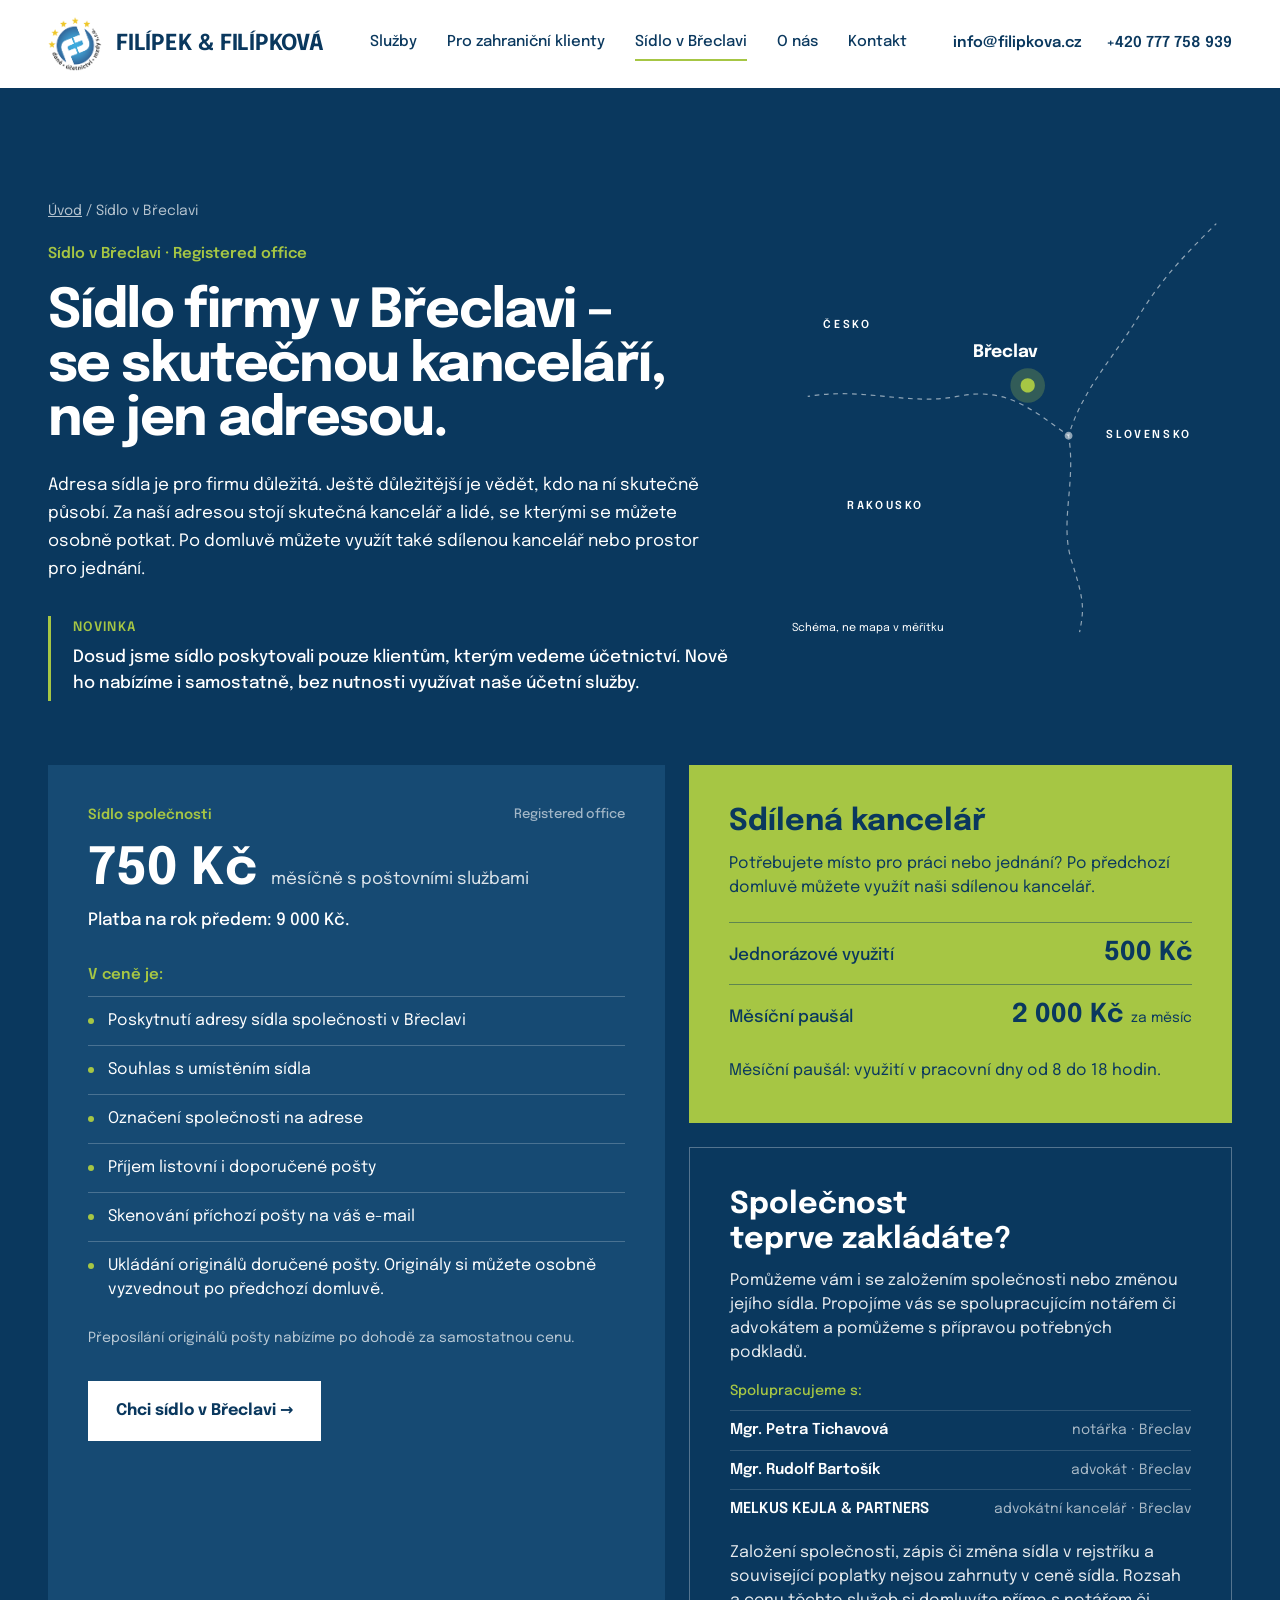
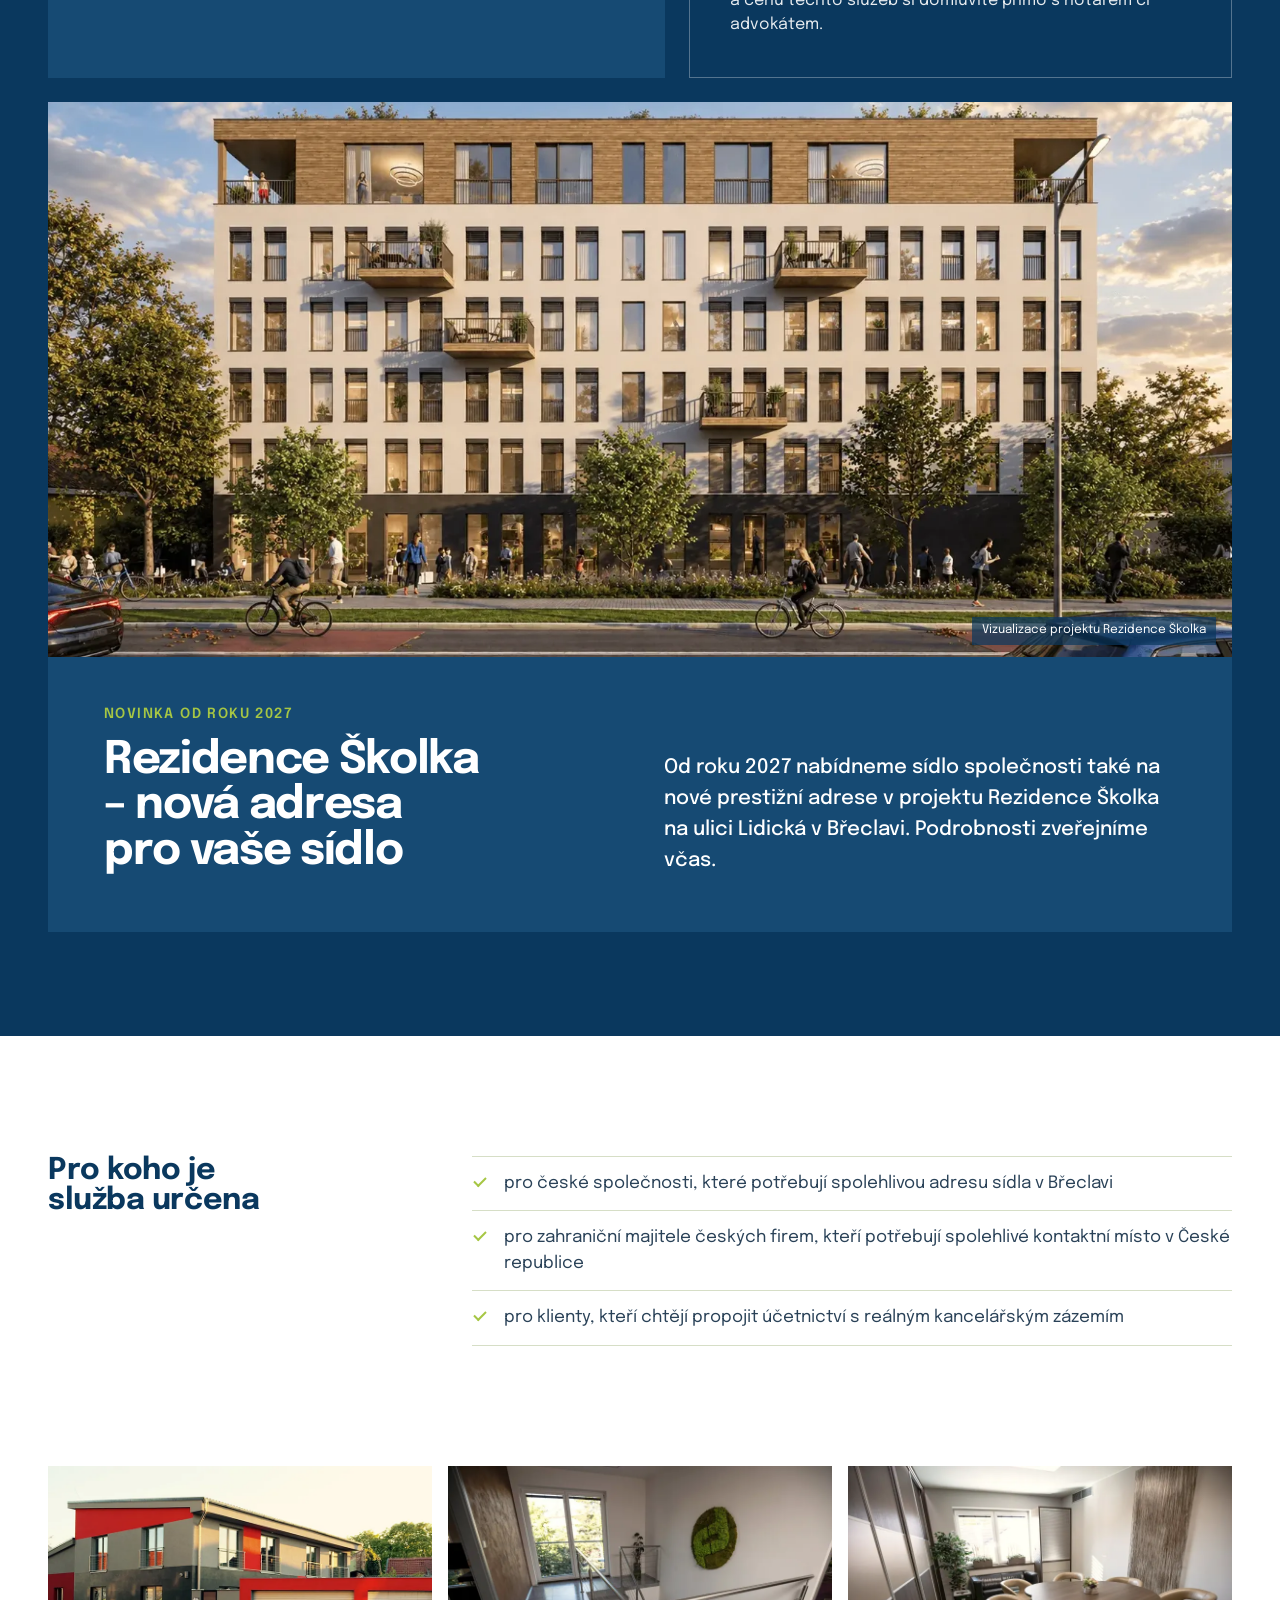
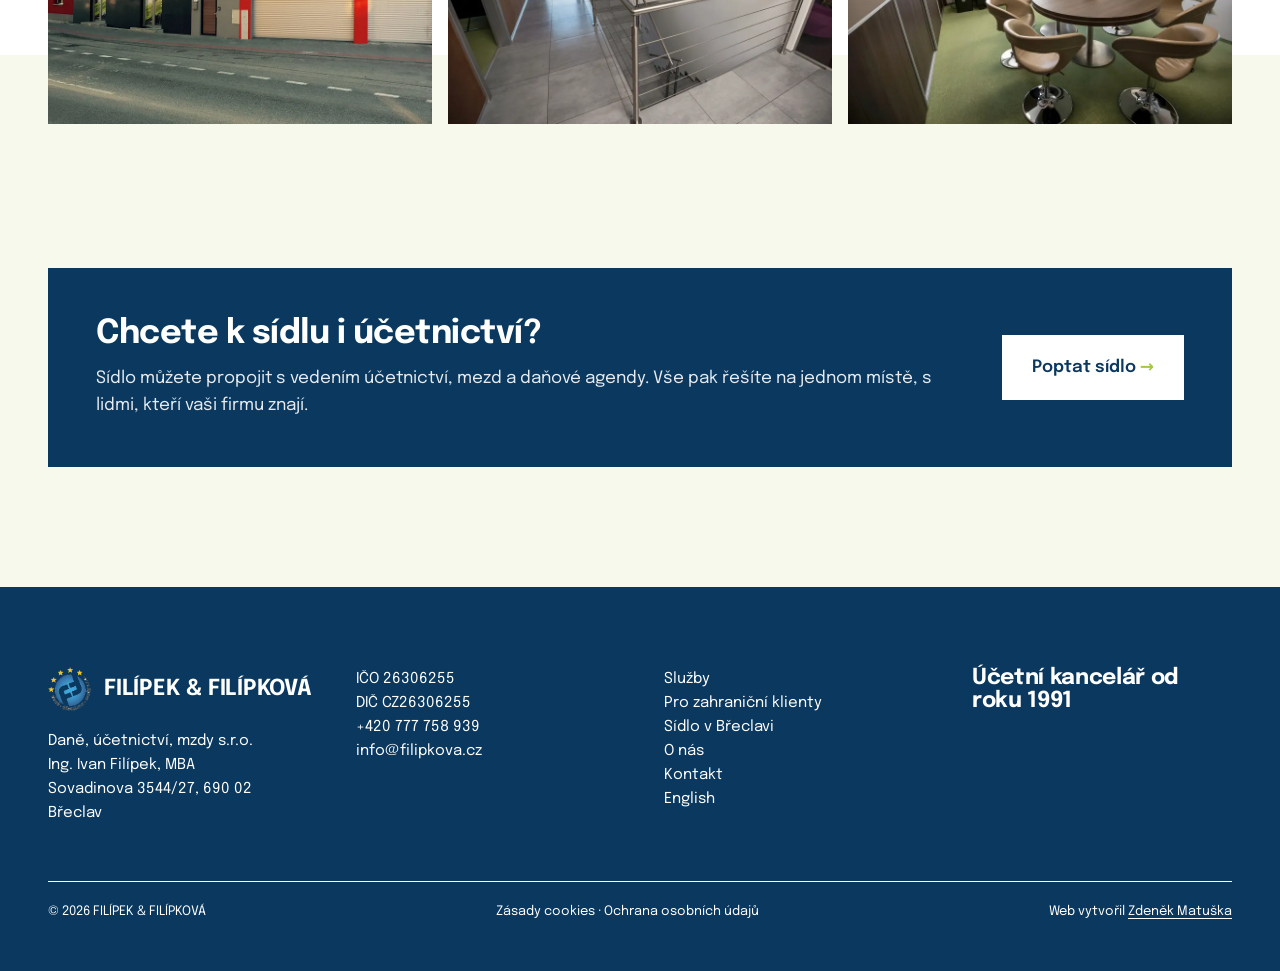
<file: sidlo-breclav/index.html>
<!doctype html>
<html lang="cs">
<head>
  <meta charset="utf-8">
  <meta name="viewport" content="width=device-width, initial-scale=1">
  <title>Sídlo firmy v Břeclavi od 750 Kč měsíčně | Filipkova.cz</title>
  <meta name="description" content="Sídlo společnosti v Břeclavi se skutečnou kanceláří: 750 Kč měsíčně s poštovními službami. Sdílená kancelář od 500 Kč. Samostatně i pro účetní klienty.">
  <link rel="canonical" href="https://filipkova.cz/sidlo-breclav/">
  <meta property="og:type" content="website">
  <meta property="og:title" content="Sídlo firmy v Břeclavi od 750 Kč měsíčně | Filipkova.cz">
  <meta property="og:description" content="Sídlo společnosti v Břeclavi se skutečnou kanceláří: 750 Kč měsíčně s poštovními službami. Sdílená kancelář od 500 Kč. Samostatně i pro účetní klienty.">
  <meta property="og:url" content="https://filipkova.cz/sidlo-breclav/">
  <meta property="og:image" content="https://filipkova.cz/assets/img/foto/foto-13-1600.webp">
  <meta property="og:locale" content="cs_CZ">
  <meta name="theme-color" content="#0a385e">
  <link rel="icon" href="/favicon.png" type="image/png">
  <link rel="apple-touch-icon" href="/assets/img/apple-touch-icon.png">
  <link rel="preload" href="/assets/fonts/epilogue-latin-ext-700.woff2" as="font" type="font/woff2" crossorigin>
  <link rel="preload" href="/assets/fonts/epilogue-latin-400.woff2" as="font" type="font/woff2" crossorigin>
  <link rel="stylesheet" href="/assets/css/style.css?v=202611052211">
  <meta name="robots" content="noindex, nofollow">
</head>
<body>
  <a class="skip" href="#obsah">Přejít na obsah</a>

  <header class="hlavicka">
    <div class="wrap hlavicka__in">
      <a class="logo" href="/">
        <img src="/assets/img/logo.png" alt="" width="54" height="54">
        <span>FILÍPEK &amp; FILÍPKOVÁ</span>
      </a>
      <button class="burger" type="button" aria-expanded="false" aria-controls="navigace">
        <span class="burger__ikona" aria-hidden="true"></span>Menu
      </button>
      <div class="navigace" id="navigace">
        <nav class="menu" aria-label="Hlavní menu">
          <a href="/sluzby/">Služby</a>
          <a href="/zahranicni-klienti/">Pro zahraniční klienty</a>
          <a href="/sidlo-breclav/" aria-current="page">Sídlo v Břeclavi</a>
          <a href="/o-nas/">O nás</a>
          <a href="/kontakt/">Kontakt</a>
        </nav>
        <div class="hlavicka__kontakt">
          <a href="mailto:info@filipkova.cz">info@filipkova.cz</a>
          <a href="tel:+420777758939">+420 777 758 939</a>
        </div>
      </div>
    </div>
  </header>

  <main id="obsah">
<section class="sidlo bg-modra">
  <div class="wrap">
    <div class="sidlo__radek">
      <div>
        <p class="drobky" style="color:rgba(255,255,255,.7)"><a href="/" style="color:rgba(255,255,255,.7)">Úvod</a> / Sídlo v Břeclavi</p>
        <p class="stitek mt-20">Sídlo v Břeclavi · <span lang="en">Registered office</span></p>
        <h1 class="h-1 mt-20">Sídlo firmy v Břeclavi – se skutečnou kanceláří, ne jen adresou.</h1>
        <p class="sidlo__uvod">Adresa sídla je pro firmu důležitá. Ještě důležitější je vědět, kdo na ní skutečně působí. Za naší adresou stojí skutečná kancelář a lidé, se kterými se můžete osobně potkat. Po domluvě můžete využít také sdílenou kancelář nebo prostor pro jednání.</p>
        <div class="novinka">
          <b>NOVINKA</b>
          <p>Dosud jsme sídlo poskytovali pouze klientům, kterým vedeme účetnictví. Nově ho nabízíme i samostatně, bez nutnosti využívat naše účetní služby.</p>
        </div>
      </div>
      <div class="schema schema--tmava sidlo__schema" role="img" aria-label="Schéma: Břeclav leží na hranici Česka, Slovenska a Rakouska">
        <img src="/assets/img/mapa-tmava.svg" alt="" width="560" height="560">
        <span class="schema__s" style="left:7.14%;top:26.79%" aria-hidden="true">ČESKO</span>
        <span class="schema__s" style="left:71.43%;top:51.79%" aria-hidden="true">SLOVENSKO</span>
        <span class="schema__s" style="left:12.5%;top:67.86%" aria-hidden="true">RAKOUSKO</span>
        <span class="schema__mesto" style="left:41.07%;top:32.14%" aria-hidden="true">Břeclav</span>
        <span class="schema__pozn" aria-hidden="true">Schéma, ne mapa v měřítku</span>
      </div>
    </div>

<div class="nabidka">
      <div class="karta-sidlo">
        <div class="karta-sidlo__stitek"><b>Sídlo společnosti</b><span lang="en">Registered office</span></div>
        <p class="cena"><strong>750 Kč</strong> <span>měsíčně s poštovními službami</span></p>
        <p class="karta-sidlo__rok">Platba na rok předem: 9 000 Kč.</p>
        <p class="karta-sidlo__vcene">V ceně je:</p>
        <ul class="seznam-tecky">
          <li>Poskytnutí adresy sídla společnosti v Břeclavi</li>
          <li>Souhlas s umístěním sídla</li>
          <li>Označení společnosti na adrese</li>
          <li>Příjem listovní i doporučené pošty</li>
          <li>Skenování příchozí pošty na váš e-mail</li>
          <li>Ukládání originálů doručené pošty. Originály si můžete osobně vyzvednout po předchozí domluvě.</li>
        </ul>
        <p class="karta-sidlo__pozn">Přeposílání originálů pošty nabízíme po dohodě za samostatnou cenu.</p>
        <a class="tlacitko tlacitko--bile" href="/kontakt/?zajem=sidlo#poptavka">Chci sídlo v Břeclavi <span class="sipka">→</span></a>
      </div>
      <div class="pravy-sloupec">
        <div class="karta-kancelar">
          <h3>Sdílená kancelář</h3>
          <p>Potřebujete místo pro práci nebo jednání? Po předchozí domluvě můžete využít naši sdílenou kancelář.</p>
          <div class="cenik">
            <div class="cenik__radek"><span>Jednorázové využití</span><strong>500 Kč</strong></div>
            <div class="cenik__radek"><span>Měsíční paušál</span><p><strong>2 000 Kč</strong><small>za měsíc</small></p></div>
          </div>
          <p class="karta-kancelar__pozn">Měsíční paušál: využití v pracovní dny od 8 do 18 hodin.</p>
        </div>
        <div class="karta-zalozeni">
          <h3>Společnost teprve zakládáte?</h3>
          <p>Pomůžeme vám i se založením společnosti nebo změnou jejího sídla. Propojíme vás se spolupracujícím notářem či advokátem a pomůžeme s přípravou potřebných podkladů.</p>
          <div class="partneri">
            <p class="partneri__nadpis">Spolupracujeme s:</p>
            <p class="partner"><a href="https://notarstvibreclav.cz/" target="_blank" rel="noopener">Mgr. Petra Tichavová</a><span>notářka · Břeclav</span></p>
            <p class="partner"><a href="https://www.firmy.cz/detail/12825445-mgr-rudolf-bartosik-advokat-breclav.html" target="_blank" rel="noopener">Mgr. Rudolf Bartošík</a><span>advokát · Břeclav</span></p>
            <p class="partner"><a href="https://melkuskejla.cz/cs/kontakt/" target="_blank" rel="noopener">MELKUS KEJLA &amp; PARTNERS</a><span>advokátní kancelář · Břeclav</span></p>
          </div>
          <p class="karta-zalozeni__pozn">Založení společnosti, zápis či změna sídla v rejstříku a související poplatky nejsou zahrnuty v ceně sídla. Rozsah a cenu těchto služeb si domluvíte přímo s notářem či advokátem.</p>
        </div>
      </div>
    </div>
    <article class="nova-adresa" aria-labelledby="nova-adresa-h">
      <figure class="nova-adresa__foto">
        <img src="/assets/img/foto/rezidence-skolka-1200.webp" srcset="/assets/img/foto/rezidence-skolka-800.webp 800w, /assets/img/foto/rezidence-skolka-1200.webp 1200w, /assets/img/foto/rezidence-skolka-1600.webp 1600w" sizes="(max-width: 1340px) 100vw, 1256px" alt="Vizualizace projektu Rezidence Školka na ulici Lidická v Břeclavi" width="1600" height="898" loading="lazy">
        <figcaption>Vizualizace projektu Rezidence Školka</figcaption>
      </figure>
      <div class="nova-adresa__text">
        <div>
          <p class="nova-adresa__stitek">Novinka od roku 2027</p>
          <h3 class="h-2" id="nova-adresa-h">Rezidence Školka – nová adresa pro vaše sídlo</h3>
        </div>
        <p class="nova-adresa__popis">Od roku 2027 nabídneme sídlo společnosti také na nové prestižní adrese v projektu Rezidence Školka na ulici Lidická v Břeclavi. Podrobnosti zveřejníme včas.</p>
      </div>
    </article>

  </div>
</section>

<section class="sekce" aria-labelledby="pro-koho">
  <div class="wrap dvoj">
    <h2 class="dvoj__nadpis" id="pro-koho">Pro koho je služba určena</h2>
    <ul class="seznam-check">
      <li>pro české společnosti, které potřebují spolehlivou adresu sídla v Břeclavi</li>
      <li>pro zahraniční majitele českých firem, kteří potřebují spolehlivé kontaktní místo v České republice</li>
      <li>pro klienty, kteří chtějí propojit účetnictví s reálným kancelářským zázemím</li>
    </ul>
  </div>
</section>

<section class="sekce bg-zelena" style="padding-top:0;background:linear-gradient(#fff 0 50%, var(--svetla-zelena) 50%)" aria-label="Fotografie kanceláře">
  <div class="wrap fotky-3" style="margin-top:0">
    <img src="/assets/img/foto/budova-924.webp" alt="Budova kanceláře v Sovadinově ulici v Břeclavi" width="924" height="554" loading="lazy">
    <img src="/assets/img/foto/foto-04-800.webp" srcset="/assets/img/foto/foto-04-800.webp 800w, /assets/img/foto/foto-04-1600.webp 1600w" sizes="(max-width: 820px) 100vw, 420px" alt="Schodiště s mechovým logem kanceláře" width="800" height="534" loading="lazy">
    <img src="/assets/img/foto/foto-18-800.webp" srcset="/assets/img/foto/foto-18-800.webp 800w, /assets/img/foto/foto-18-1600.webp 1600w" sizes="(max-width: 820px) 100vw, 420px" alt="Zasedací místnost pro jednání" width="800" height="533" loading="lazy">
  </div>
</section>

<section class="sekce bg-zelena" style="padding-top:24px" aria-labelledby="sidlo-ucetnictvi">
  <div class="wrap">
    <div class="vyzva">
      <div>
        <h2 id="sidlo-ucetnictvi">Chcete k sídlu i účetnictví?</h2>
        <p>Sídlo můžete propojit s vedením účetnictví, mezd a daňové agendy. Vše pak řešíte na jednom místě, s lidmi, kteří vaši firmu znají.</p>
      </div>
      <a class="tlacitko" href="/kontakt/?zajem=sidlo#poptavka">Poptat sídlo <span class="sipka">→</span></a>
    </div>
  </div>
</section>
  </main>

  <footer class="paticka">
    <div class="wrap">
      <div class="paticka__sloupce">
        <div>
          <a class="logo" href="/">
            <img src="/assets/img/logo.png" alt="" width="44" height="44" loading="lazy">
            <span>FILÍPEK &amp; FILÍPKOVÁ</span>
          </a>
          <p class="paticka__firma">Daně, účetnictví, mzdy s.r.o.<br>Ing. Ivan Filípek, MBA<br>Sovadinova 3544/27, 690 02 Břeclav</p>
        </div>
        <p>IČO 26306255<br>DIČ CZ26306255<br><a href="tel:+420777758939">+420 777 758 939</a><br><a href="mailto:info@filipkova.cz">info@filipkova.cz</a></p>
        <ul class="paticka__menu">
          <li><a href="/sluzby/">Služby</a></li>
          <li><a href="/zahranicni-klienti/">Pro zahraniční klienty</a></li>
          <li><a href="/sidlo-breclav/">Sídlo v Břeclavi</a></li>
          <li><a href="/o-nas/">O nás</a></li>
          <li><a href="/kontakt/">Kontakt</a></li>
          <li><a href="/en/" lang="en" hreflang="en">English</a></li>
        </ul>
        <p class="paticka__rok">Účetní kancelář od roku 1991</p>
      </div>
      <div class="paticka__spodek">
        <p>© 2026 FILÍPEK &amp; FILÍPKOVÁ</p>
        <p><a href="/ochrana-osobnich-udaju/#cookies">Zásady cookies</a> · <a href="/ochrana-osobnich-udaju/">Ochrana osobních údajů</a></p>
        <p class="paticka__autor">Web vytvořil <a href="https://www.zdenekmatuska.cz/tvorba-webovych-stranek-breclav/">Zdeněk Matuška</a></p>
      </div>
    </div>
  </footer>

  <script src="/assets/js/main.js?v=202611052211" defer></script>
</body>
</html>
</file>
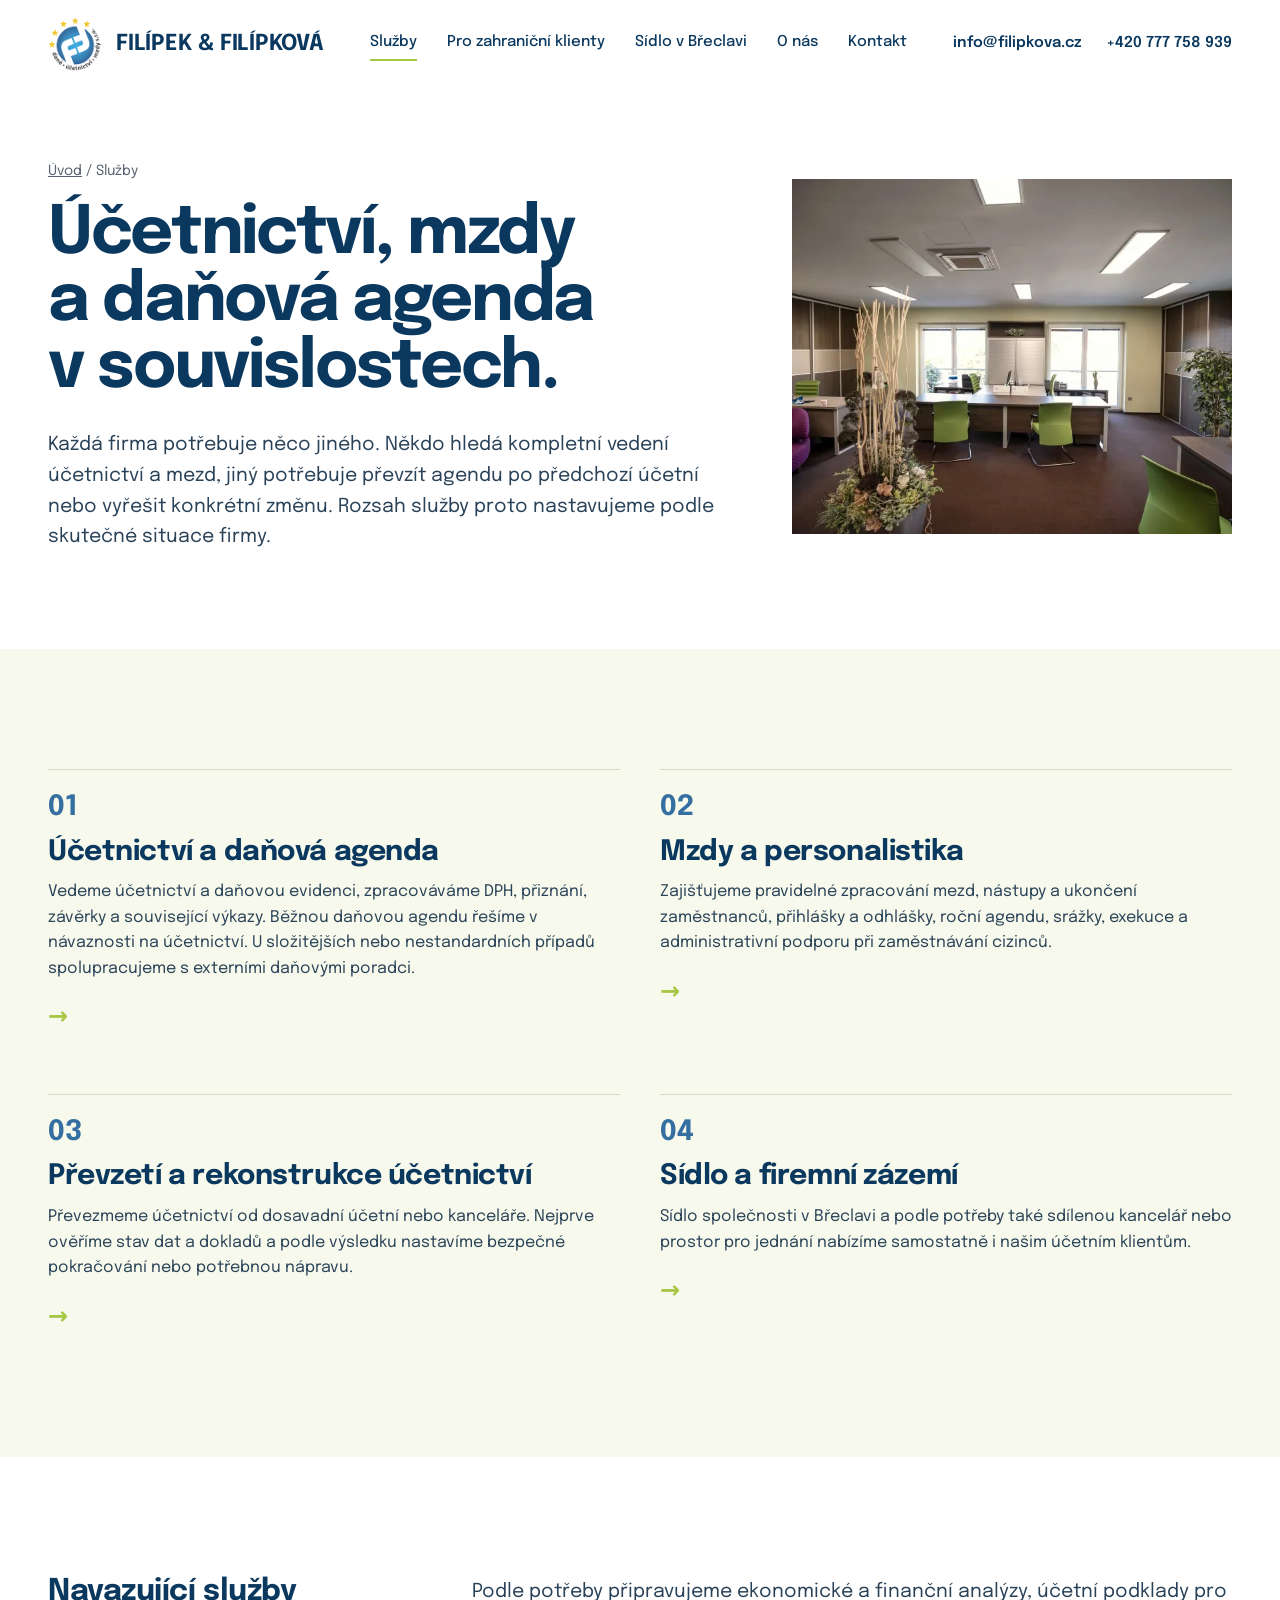
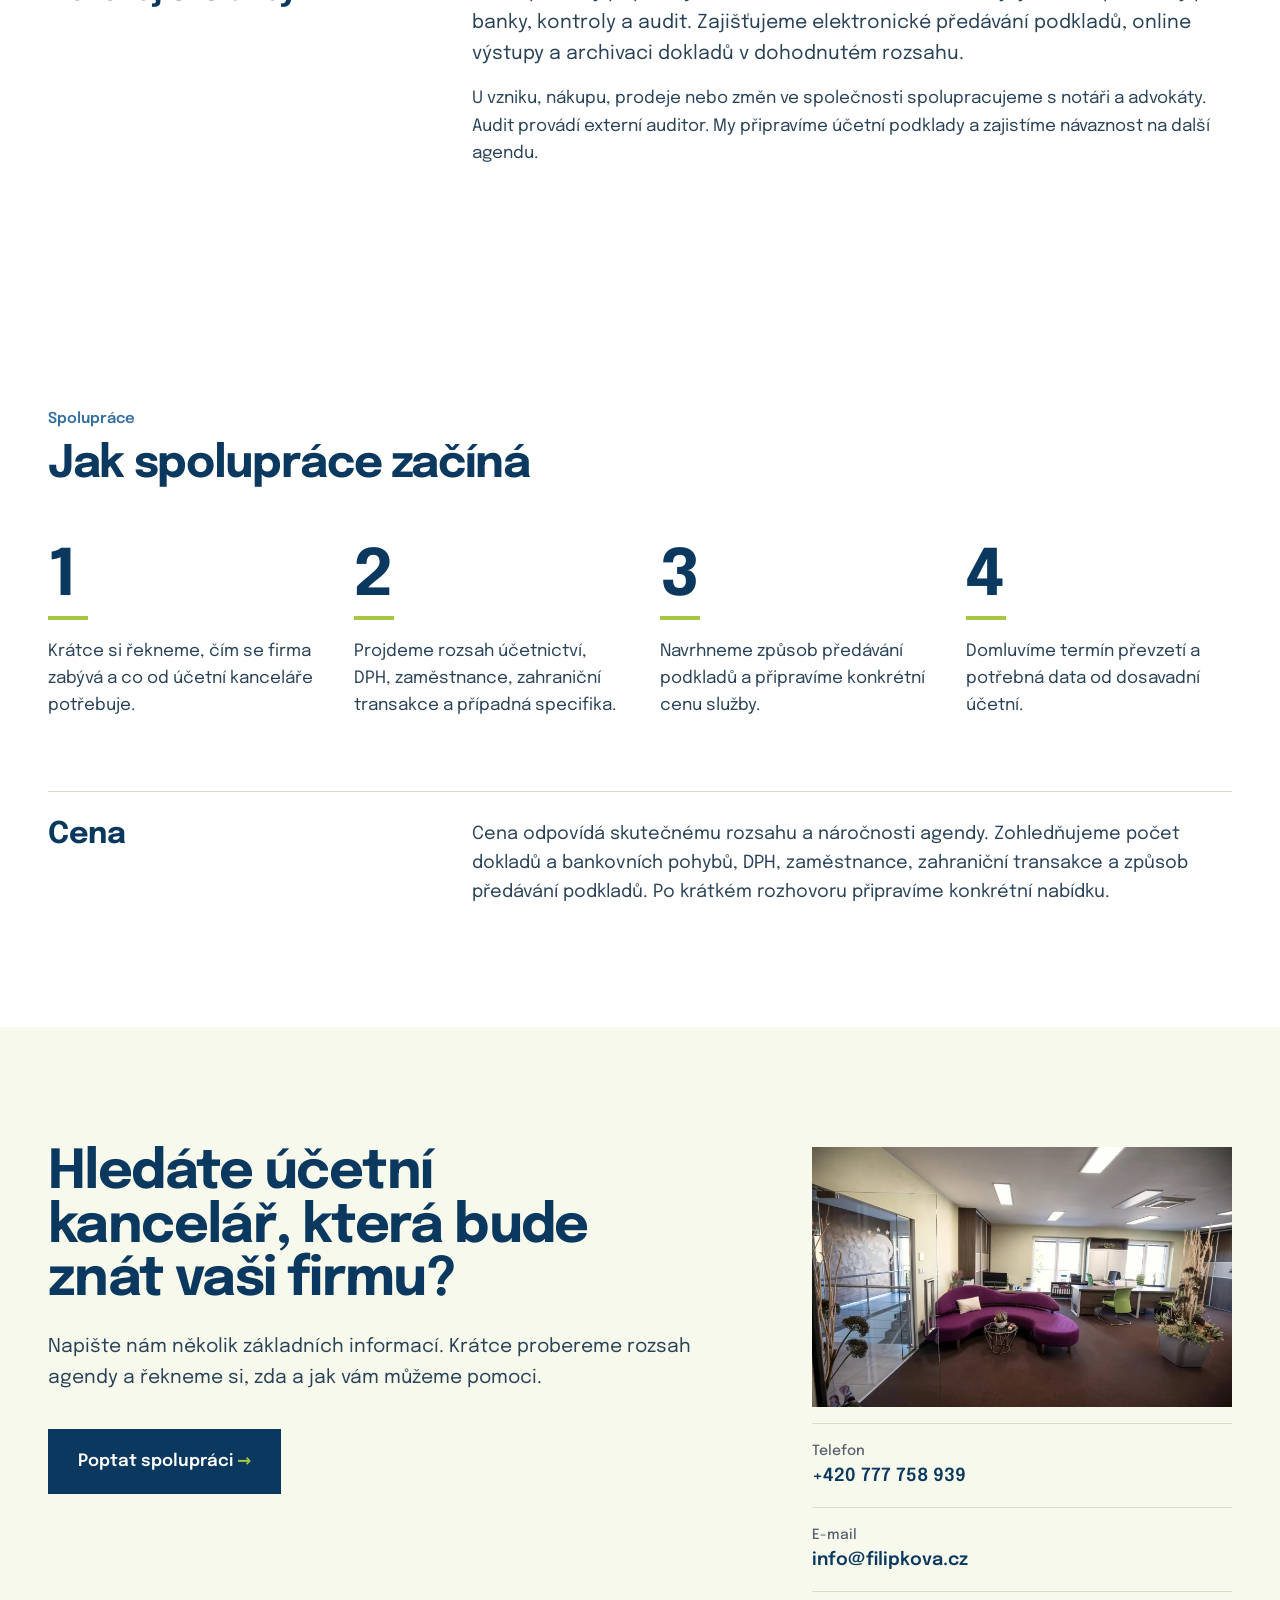
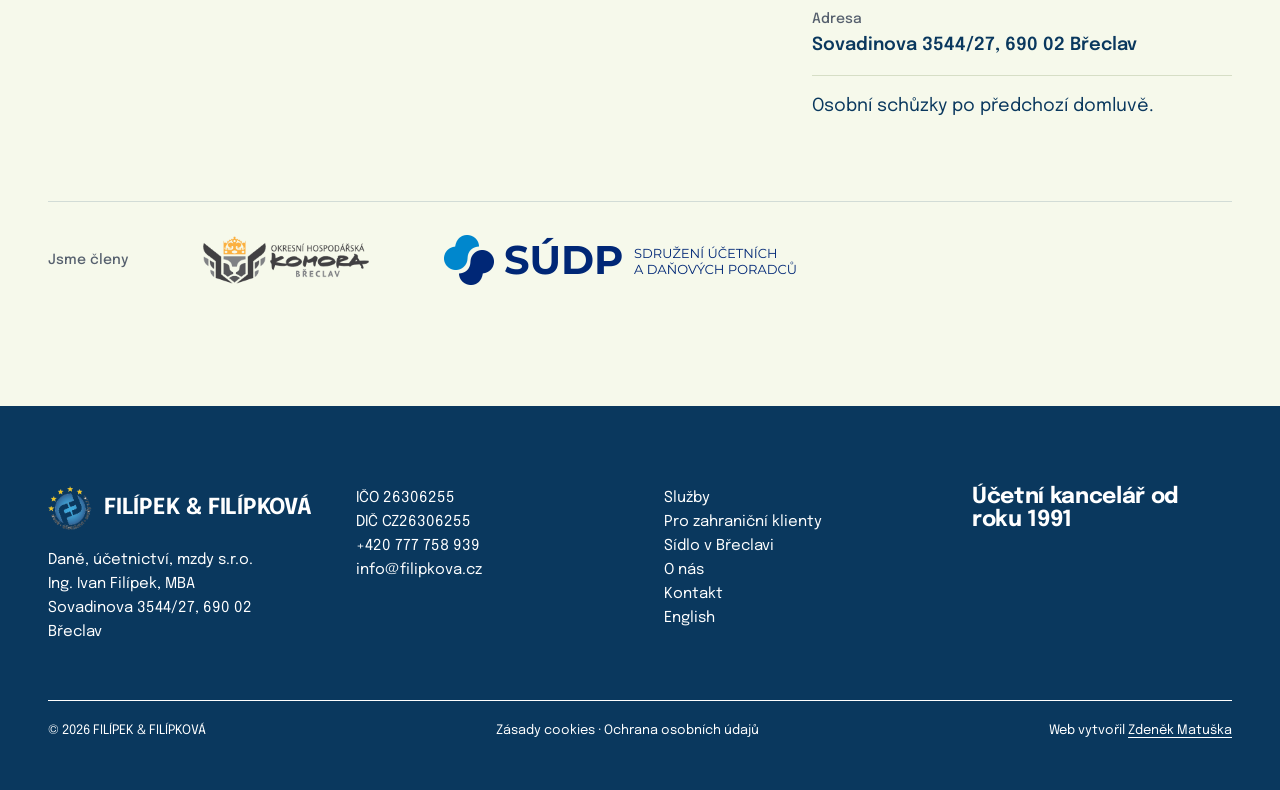
<file: sluzby/index.html>
<!doctype html>
<html lang="cs">
<head>
  <meta charset="utf-8">
  <meta name="viewport" content="width=device-width, initial-scale=1">
  <title>Služby – účetnictví, mzdy a daňová agenda | Břeclav | Filipkova.cz</title>
  <meta name="description" content="Vedení účetnictví a daňové evidence, mzdy a personalistika, převzetí účetnictví a sídlo firmy v Břeclavi. Rozsah služby nastavujeme podle skutečné situace firmy.">
  <link rel="canonical" href="https://filipkova.cz/sluzby/">
  <meta property="og:type" content="website">
  <meta property="og:title" content="Služby – účetnictví, mzdy a daňová agenda | Břeclav | Filipkova.cz">
  <meta property="og:description" content="Vedení účetnictví a daňové evidence, mzdy a personalistika, převzetí účetnictví a sídlo firmy v Břeclavi. Rozsah služby nastavujeme podle skutečné situace firmy.">
  <meta property="og:url" content="https://filipkova.cz/sluzby/">
  <meta property="og:image" content="https://filipkova.cz/assets/img/foto/foto-13-1600.webp">
  <meta property="og:locale" content="cs_CZ">
  <meta name="theme-color" content="#0a385e">
  <link rel="icon" href="/favicon.png" type="image/png">
  <link rel="apple-touch-icon" href="/assets/img/apple-touch-icon.png">
  <link rel="preload" href="/assets/fonts/epilogue-latin-ext-700.woff2" as="font" type="font/woff2" crossorigin>
  <link rel="preload" href="/assets/fonts/epilogue-latin-400.woff2" as="font" type="font/woff2" crossorigin>
  <link rel="stylesheet" href="/assets/css/style.css?v=202611052211">
  <meta name="robots" content="noindex, nofollow">
</head>
<body>
  <a class="skip" href="#obsah">Přejít na obsah</a>

  <header class="hlavicka">
    <div class="wrap hlavicka__in">
      <a class="logo" href="/">
        <img src="/assets/img/logo.png" alt="" width="54" height="54">
        <span>FILÍPEK &amp; FILÍPKOVÁ</span>
      </a>
      <button class="burger" type="button" aria-expanded="false" aria-controls="navigace">
        <span class="burger__ikona" aria-hidden="true"></span>Menu
      </button>
      <div class="navigace" id="navigace">
        <nav class="menu" aria-label="Hlavní menu">
          <a href="/sluzby/" aria-current="page">Služby</a>
          <a href="/zahranicni-klienti/">Pro zahraniční klienty</a>
          <a href="/sidlo-breclav/">Sídlo v Břeclavi</a>
          <a href="/o-nas/">O nás</a>
          <a href="/kontakt/">Kontakt</a>
        </nav>
        <div class="hlavicka__kontakt">
          <a href="mailto:info@filipkova.cz">info@filipkova.cz</a>
          <a href="tel:+420777758939">+420 777 758 939</a>
        </div>
      </div>
    </div>
  </header>

  <main id="obsah">
<section class="pod-hero">
  <div class="wrap pod-hero__in">
    <div>
      <p class="drobky"><a href="/">Úvod</a> / Služby</p>
      <h1 class="h-hero">Účetnictví, mzdy a daňová agenda v souvislostech.</h1>
      <p class="perex">Každá firma potřebuje něco jiného. Někdo hledá kompletní vedení účetnictví a mezd, jiný potřebuje převzít agendu po předchozí účetní nebo vyřešit konkrétní změnu. Rozsah služby proto nastavujeme podle skutečné situace firmy.</p>
    </div>
    <div class="pod-hero__foto">
      <img src="/assets/img/foto/foto-12-800.webp" srcset="/assets/img/foto/foto-12-800.webp 800w, /assets/img/foto/foto-12-1600.webp 1600w" sizes="(max-width: 820px) 100vw, 520px" alt="Otevřená kancelář s pracovními stoly" width="800" height="533">
    </div>
  </div>
</section>

<section class="sekce bg-zelena" aria-label="Přehled služeb">
  <div class="wrap">
    <div class="sluzby">
      <a class="sluzba" href="/sluzby/ucetnictvi/">
        <span class="sluzba__cislo">01</span>
        <h2 class="h-4">Účetnictví a daňová agenda</h2>
        <p>Vedeme účetnictví a daňovou evidenci, zpracováváme DPH, přiznání, závěrky a související výkazy. Běžnou daňovou agendu řešíme v návaznosti na účetnictví. U složitějších nebo nestandardních případů spolupracujeme s externími daňovými poradci.</p>
        <span class="sluzba__sipka" aria-hidden="true">→</span>
      </a>
      <a class="sluzba" href="/sluzby/mzdy/">
        <span class="sluzba__cislo">02</span>
        <h2 class="h-4">Mzdy a personalistika</h2>
        <p>Zajišťujeme pravidelné zpracování mezd, nástupy a ukončení zaměstnanců, přihlášky a odhlášky, roční agendu, srážky, exekuce a administrativní podporu při zaměstnávání cizinců.</p>
        <span class="sluzba__sipka" aria-hidden="true">→</span>
      </a>
      <a class="sluzba" href="/sluzby/prevzeti-ucetnictvi/">
        <span class="sluzba__cislo">03</span>
        <h2 class="h-4">Převzetí a rekonstrukce účetnictví</h2>
        <p>Převezmeme účetnictví od dosavadní účetní nebo kanceláře. Nejprve ověříme stav dat a dokladů a podle výsledku nastavíme bezpečné pokračování nebo potřebnou nápravu.</p>
        <span class="sluzba__sipka" aria-hidden="true">→</span>
      </a>
      <a class="sluzba" href="/sidlo-breclav/">
        <span class="sluzba__cislo">04</span>
        <h2 class="h-4">Sídlo a firemní zázemí</h2>
        <p>Sídlo společnosti v Břeclavi a podle potřeby také sdílenou kancelář nebo prostor pro jednání nabízíme samostatně i našim účetním klientům.</p>
        <span class="sluzba__sipka" aria-hidden="true">→</span>
      </a>
    </div>
  </div>
</section>

<section class="sekce" aria-labelledby="navazujici">
  <div class="wrap dvoj">
    <h2 class="dvoj__nadpis" id="navazujici">Navazující služby</h2>
    <div>
      <p class="perex">Podle potřeby připravujeme ekonomické a finanční analýzy, účetní podklady pro banky, kontroly a audit. Zajišťujeme elektronické předávání podkladů, online výstupy a archivaci dokladů v dohodnutém rozsahu.</p>
      <p class="mt-16">U vzniku, nákupu, prodeje nebo změn ve společnosti spolupracujeme s notáři a advokáty. Audit provádí externí auditor. My připravíme účetní podklady a zajistíme návaznost na další agendu.</p>
    </div>
  </div>
</section>

<section class="sekce" aria-labelledby="spoluprace">
  <div class="wrap">
    <p class="stitek">Spolupráce</p>
    <h2 class="h-2 mt-12" id="spoluprace">Jak spolupráce začíná</h2>
    <ol class="kroky mt-56">
      <li class="krok"><b>1</b><p>Krátce si řekneme, čím se firma zabývá a co od účetní kanceláře potřebuje.</p></li>
      <li class="krok"><b>2</b><p>Projdeme rozsah účetnictví, DPH, zaměstnance, zahraniční transakce a případná specifika.</p></li>
      <li class="krok"><b>3</b><p>Navrhneme způsob předávání podkladů a připravíme konkrétní cenu služby.</p></li>
      <li class="krok"><b>4</b><p>Domluvíme termín převzetí a potřebná data od dosavadní účetní.</p></li>
    </ol>
    <div class="cena-blok">
      <h3>Cena</h3>
      <p>Cena odpovídá skutečnému rozsahu a náročnosti agendy. Zohledňujeme počet dokladů a bankovních pohybů, DPH, zaměstnance, zahraniční transakce a způsob předávání podkladů. Po krátkém rozhovoru připravíme konkrétní nabídku.</p>
    </div>
  </div>
</section>

<section class="sekce bg-zelena" aria-labelledby="poptat">
  <div class="wrap">
    <div class="poptavka">
      <div>
        <h2 class="h-1" id="poptat">Hledáte účetní kancelář, která bude znát vaši firmu?</h2>
        <p class="poptavka__perex">Napište nám několik základních informací. Krátce probereme rozsah agendy a řekneme si, zda a jak vám můžeme pomoci.</p>
        <a class="tlacitko" href="/kontakt/#poptavka">Poptat spolupráci <span class="sipka">→</span></a>
      </div>
<div>
        <div class="kontakt-foto">
          <img src="/assets/img/foto/foto-14-800.webp" alt="Recepce kanceláře s pohovkou" width="800" height="533" loading="lazy">
        </div>
        <div class="kontakt-radek"><span>Telefon</span><a href="tel:+420777758939">+420 777 758 939</a></div>
        <div class="kontakt-radek"><span>E-mail</span><a href="mailto:info@filipkova.cz">info@filipkova.cz</a></div>
        <div class="kontakt-radek"><span>Adresa</span><a href="https://mapy.cz/zakladni?q=Sovadinova%203544%2F27%2C%20B%C5%99eclav" target="_blank" rel="noopener">Sovadinova 3544/27, 690 02 Břeclav</a></div>
        <div class="kontakt-radek"><p>Osobní schůzky po předchozí domluvě.</p></div>
      </div>
    </div>
<div class="clenstvi">
      <p>Jsme členy</p>
      <a href="https://www.ohkbreclav.cz" target="_blank" rel="noopener"><img src="/assets/img/ohk-breclav.png" alt="Okresní hospodářská komora Břeclav" width="204" height="52" loading="lazy"></a>
      <a href="https://www.sudp.cz" target="_blank" rel="noopener"><img src="/assets/img/sudp.png" alt="SÚDP – Sdružení účetních a daňových poradců" width="355" height="50" loading="lazy"></a>
    </div>
  </div>
</section>
  </main>

  <footer class="paticka">
    <div class="wrap">
      <div class="paticka__sloupce">
        <div>
          <a class="logo" href="/">
            <img src="/assets/img/logo.png" alt="" width="44" height="44" loading="lazy">
            <span>FILÍPEK &amp; FILÍPKOVÁ</span>
          </a>
          <p class="paticka__firma">Daně, účetnictví, mzdy s.r.o.<br>Ing. Ivan Filípek, MBA<br>Sovadinova 3544/27, 690 02 Břeclav</p>
        </div>
        <p>IČO 26306255<br>DIČ CZ26306255<br><a href="tel:+420777758939">+420 777 758 939</a><br><a href="mailto:info@filipkova.cz">info@filipkova.cz</a></p>
        <ul class="paticka__menu">
          <li><a href="/sluzby/">Služby</a></li>
          <li><a href="/zahranicni-klienti/">Pro zahraniční klienty</a></li>
          <li><a href="/sidlo-breclav/">Sídlo v Břeclavi</a></li>
          <li><a href="/o-nas/">O nás</a></li>
          <li><a href="/kontakt/">Kontakt</a></li>
          <li><a href="/en/" lang="en" hreflang="en">English</a></li>
        </ul>
        <p class="paticka__rok">Účetní kancelář od roku 1991</p>
      </div>
      <div class="paticka__spodek">
        <p>© 2026 FILÍPEK &amp; FILÍPKOVÁ</p>
        <p><a href="/ochrana-osobnich-udaju/#cookies">Zásady cookies</a> · <a href="/ochrana-osobnich-udaju/">Ochrana osobních údajů</a></p>
        <p class="paticka__autor">Web vytvořil <a href="https://www.zdenekmatuska.cz/tvorba-webovych-stranek-breclav/">Zdeněk Matuška</a></p>
      </div>
    </div>
  </footer>

  <script src="/assets/js/main.js?v=202611052211" defer></script>
</body>
</html>
</file>
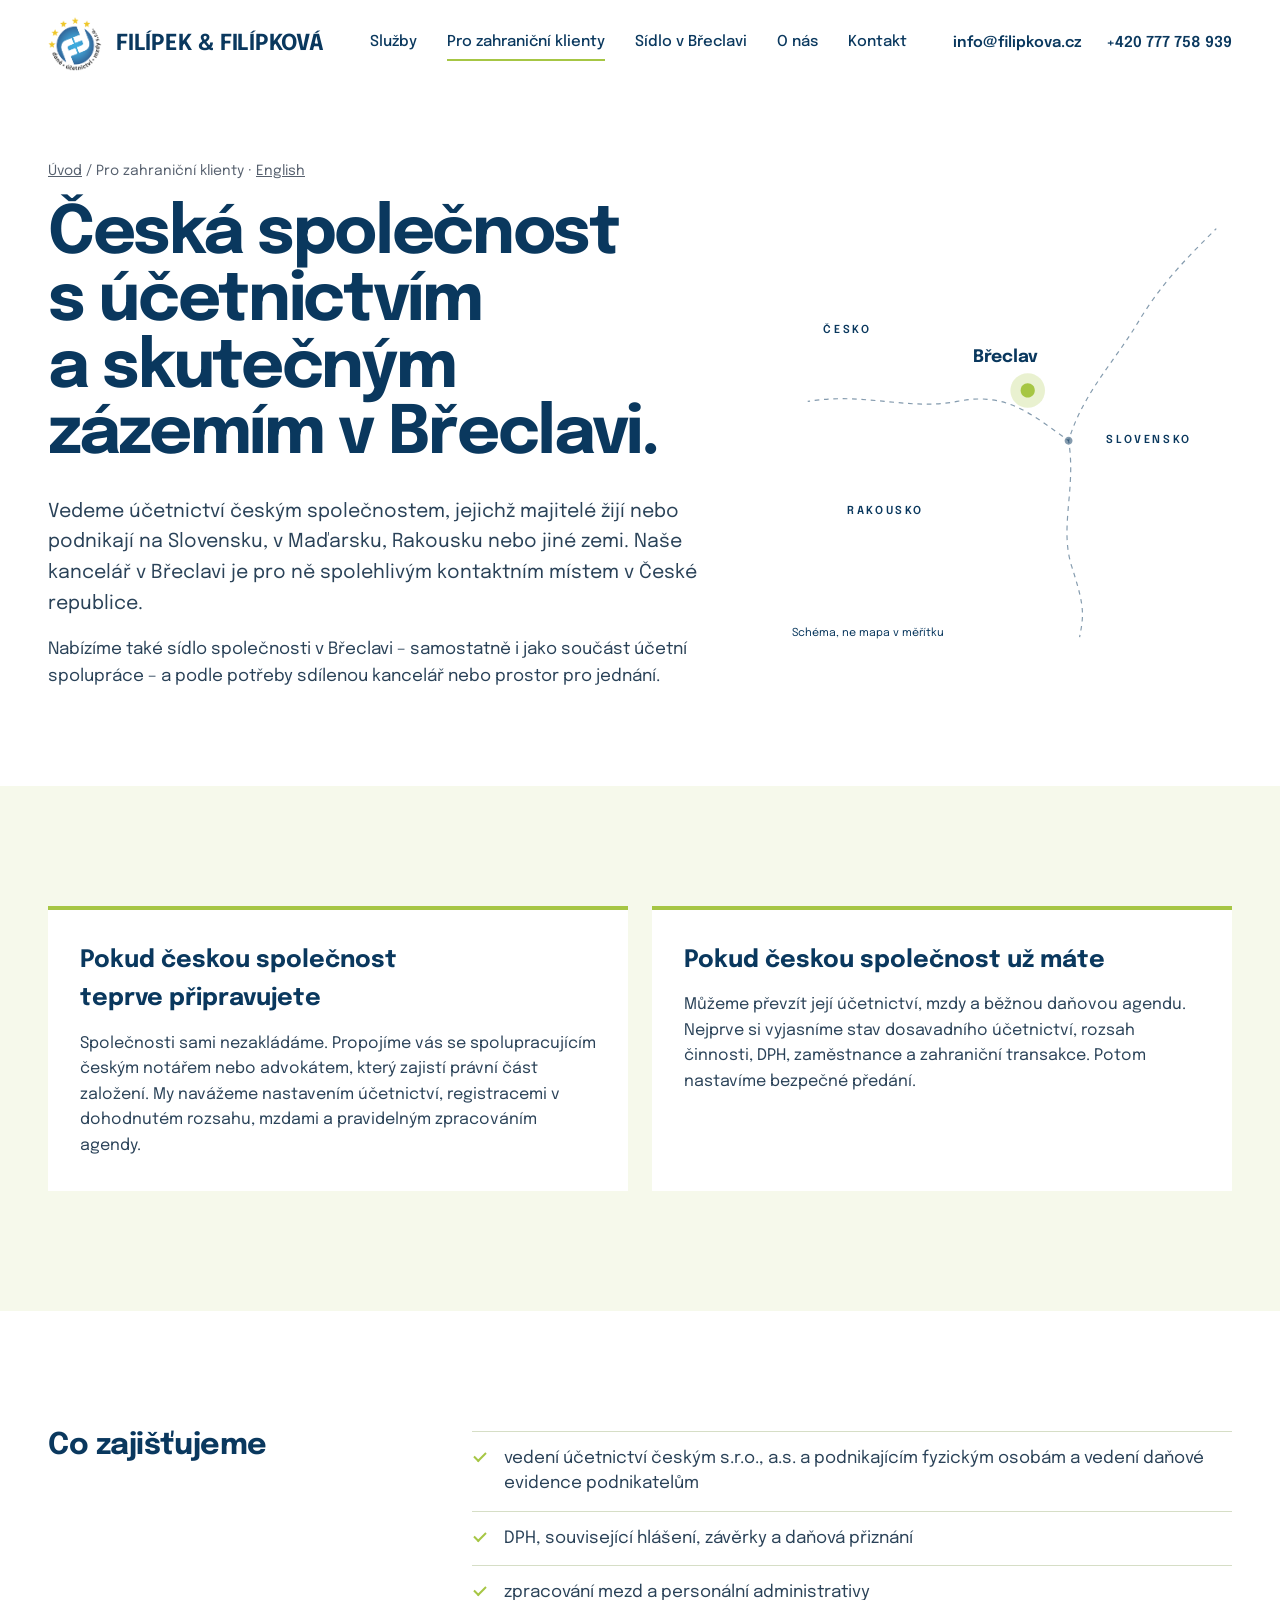
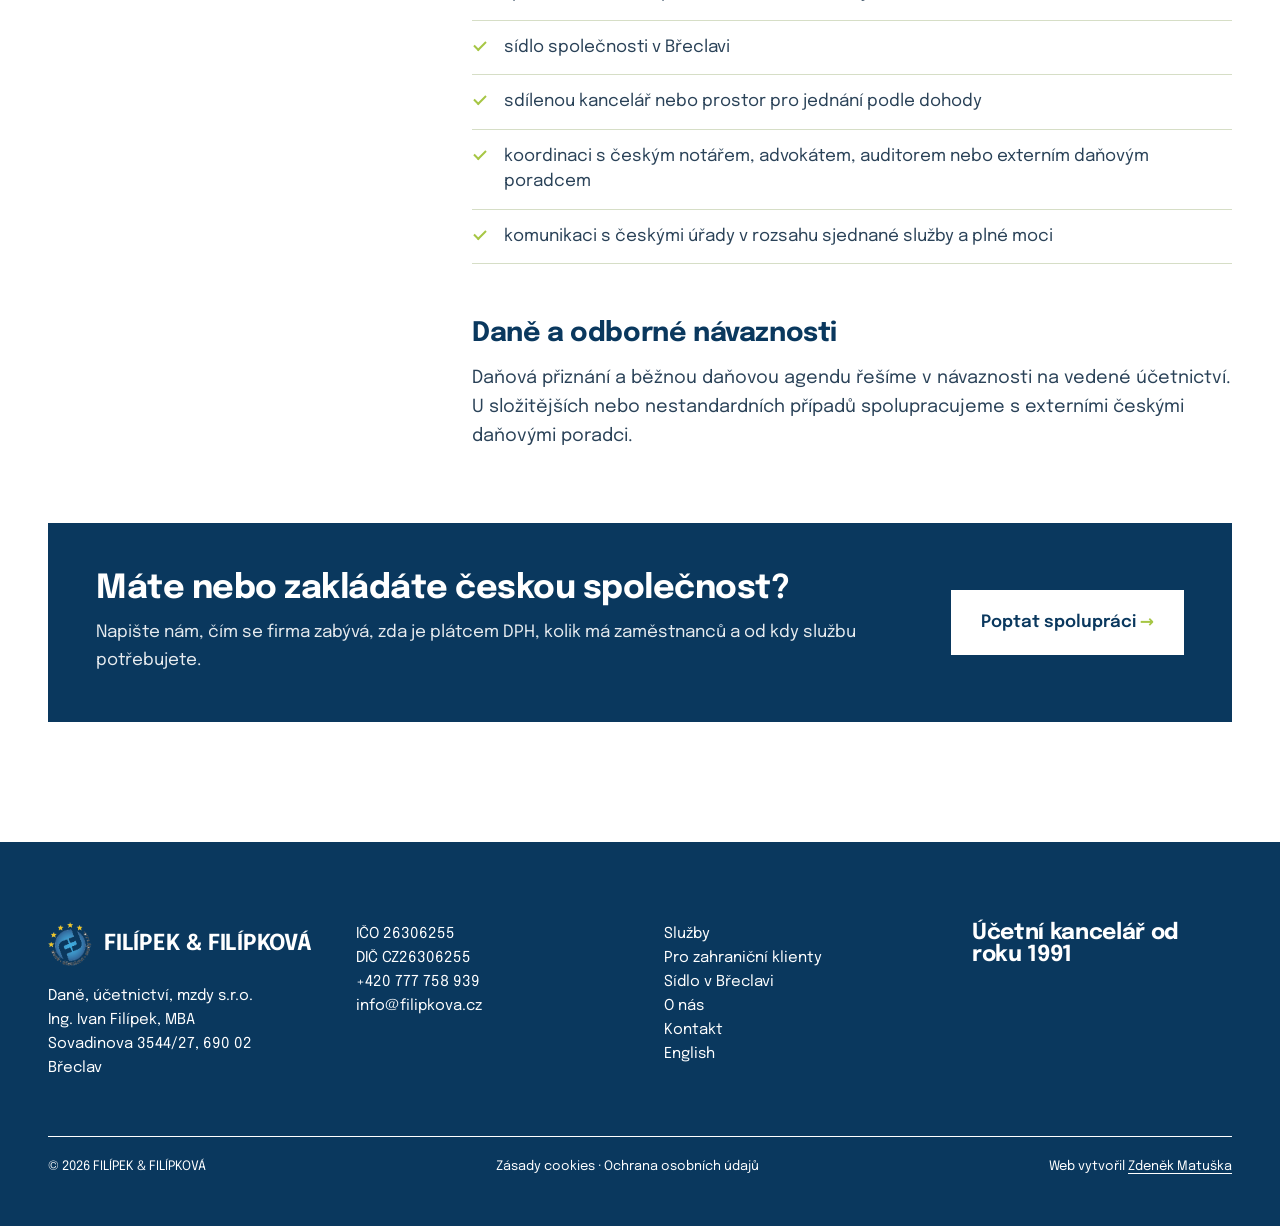
<file: zahranicni-klienti/index.html>
<!doctype html>
<html lang="cs">
<head>
  <meta charset="utf-8">
  <meta name="viewport" content="width=device-width, initial-scale=1">
  <title>Účetnictví pro české firmy zahraničních majitelů | Břeclav | Filipkova.cz</title>
  <meta name="description" content="Účetnictví, mzdy a sídlo v Břeclavi pro české společnosti, jejichž majitelé žijí na Slovensku, v Maďarsku, Rakousku nebo jinde. Spolupráce s notářem a advokátem.">
  <link rel="canonical" href="https://filipkova.cz/zahranicni-klienti/">
  <meta property="og:type" content="website">
  <meta property="og:title" content="Účetnictví pro české firmy zahraničních majitelů | Břeclav | Filipkova.cz">
  <meta property="og:description" content="Účetnictví, mzdy a sídlo v Břeclavi pro české společnosti, jejichž majitelé žijí na Slovensku, v Maďarsku, Rakousku nebo jinde. Spolupráce s notářem a advokátem.">
  <meta property="og:url" content="https://filipkova.cz/zahranicni-klienti/">
  <meta property="og:image" content="https://filipkova.cz/assets/img/foto/foto-13-1600.webp">
  <meta property="og:locale" content="cs_CZ">
  <meta name="theme-color" content="#0a385e">
  <link rel="icon" href="/favicon.png" type="image/png">
  <link rel="apple-touch-icon" href="/assets/img/apple-touch-icon.png">
  <link rel="preload" href="/assets/fonts/epilogue-latin-ext-700.woff2" as="font" type="font/woff2" crossorigin>
  <link rel="preload" href="/assets/fonts/epilogue-latin-400.woff2" as="font" type="font/woff2" crossorigin>
  <link rel="stylesheet" href="/assets/css/style.css?v=202611052211">
  <meta name="robots" content="noindex, nofollow">
  <link rel="alternate" hreflang="cs" href="https://filipkova.cz/zahranicni-klienti/">
  <link rel="alternate" hreflang="en" href="https://filipkova.cz/en/">
</head>
<body>
  <a class="skip" href="#obsah">Přejít na obsah</a>

  <header class="hlavicka">
    <div class="wrap hlavicka__in">
      <a class="logo" href="/">
        <img src="/assets/img/logo.png" alt="" width="54" height="54">
        <span>FILÍPEK &amp; FILÍPKOVÁ</span>
      </a>
      <button class="burger" type="button" aria-expanded="false" aria-controls="navigace">
        <span class="burger__ikona" aria-hidden="true"></span>Menu
      </button>
      <div class="navigace" id="navigace">
        <nav class="menu" aria-label="Hlavní menu">
          <a href="/sluzby/">Služby</a>
          <a href="/zahranicni-klienti/" aria-current="page">Pro zahraniční klienty</a>
          <a href="/sidlo-breclav/">Sídlo v Břeclavi</a>
          <a href="/o-nas/">O nás</a>
          <a href="/kontakt/">Kontakt</a>
        </nav>
        <div class="hlavicka__kontakt">
          <a href="mailto:info@filipkova.cz">info@filipkova.cz</a>
          <a href="tel:+420777758939">+420 777 758 939</a>
        </div>
      </div>
    </div>
  </header>

  <main id="obsah">
<section class="pod-hero">
  <div class="wrap pod-hero__in">
    <div>
      <p class="drobky"><a href="/">Úvod</a> / Pro zahraniční klienty · <a href="/en/" lang="en" hreflang="en">English</a></p>
      <h1 class="h-hero">Česká společnost s účetnictvím a skutečným zázemím v Břeclavi.</h1>
      <p class="perex">Vedeme účetnictví českým společnostem, jejichž majitelé žijí nebo podnikají na Slovensku, v Maďarsku, Rakousku nebo jiné zemi. Naše kancelář v Břeclavi je pro ně spolehlivým kontaktním místem v České republice.</p>
      <p>Nabízíme také sídlo společnosti v Břeclavi – samostatně i jako součást účetní spolupráce – a podle potřeby sdílenou kancelář nebo prostor pro jednání.</p>
    </div>
    <div class="schema" role="img" aria-label="Schéma: Břeclav leží na hranici Česka, Slovenska a Rakouska">
      <img src="/assets/img/mapa-svetla.svg" alt="" width="560" height="560">
      <span class="schema__s" style="left:7.14%;top:26.79%" aria-hidden="true">ČESKO</span>
      <span class="schema__s" style="left:71.43%;top:51.79%" aria-hidden="true">SLOVENSKO</span>
      <span class="schema__s" style="left:12.5%;top:67.86%" aria-hidden="true">RAKOUSKO</span>
      <span class="schema__mesto" style="left:41.07%;top:32.14%" aria-hidden="true">Břeclav</span>
      <span class="schema__pozn" aria-hidden="true">Schéma, ne mapa v měřítku</span>
    </div>
  </div>
</section>

<section class="sekce bg-zelena" aria-label="Situace klienta">
  <div class="wrap karty">
    <div class="karta">
      <h2>Pokud českou společnost teprve připravujete</h2>
      <p>Společnosti sami nezakládáme. Propojíme vás se spolupracujícím českým notářem nebo advokátem, který zajistí právní část založení. My navážeme nastavením účetnictví, registracemi v dohodnutém rozsahu, mzdami a pravidelným zpracováním agendy.</p>
    </div>
    <div class="karta">
      <h2>Pokud českou společnost už máte</h2>
      <p>Můžeme převzít její účetnictví, mzdy a běžnou daňovou agendu. Nejprve si vyjasníme stav dosavadního účetnictví, rozsah činnosti, DPH, zaměstnance a zahraniční transakce. Potom nastavíme bezpečné předání.</p>
    </div>
  </div>
</section>

<section class="sekce" aria-labelledby="co-zajistujeme">
  <div class="wrap dvoj">
    <h2 class="dvoj__nadpis" id="co-zajistujeme">Co zajišťujeme</h2>
    <div>
      <ul class="seznam-check">
        <li>vedení účetnictví českým s.r.o., a.s. a podnikajícím fyzickým osobám a vedení daňové evidence podnikatelům</li>
        <li>DPH, související hlášení, závěrky a daňová přiznání</li>
        <li>zpracování mezd a personální administrativy</li>
        <li>sídlo společnosti v Břeclavi</li>
        <li>sdílenou kancelář nebo prostor pro jednání podle dohody</li>
        <li>koordinaci s českým notářem, advokátem, auditorem nebo externím daňovým poradcem</li>
        <li>komunikaci s českými úřady v rozsahu sjednané služby a plné moci</li>
      </ul>
      <h3 class="h-5 mt-56">Daně a odborné návaznosti</h3>
      <p class="txt-lg mt-16">Daňová přiznání a běžnou daňovou agendu řešíme v návaznosti na vedené účetnictví. U složitějších nebo nestandardních případů spolupracujeme s externími českými daňovými poradci.</p>
    </div>
  </div>
  <div class="wrap mt-72">
    <div class="vyzva">
      <div>
        <h2>Máte nebo zakládáte českou společnost?</h2>
        <p>Napište nám, čím se firma zabývá, zda je plátcem DPH, kolik má zaměstnanců a od kdy službu potřebujete.</p>
      </div>
      <a class="tlacitko" href="/kontakt/?zajem=spolecnost#poptavka">Poptat spolupráci <span class="sipka">→</span></a>
    </div>
  </div>
</section>
  </main>

  <footer class="paticka">
    <div class="wrap">
      <div class="paticka__sloupce">
        <div>
          <a class="logo" href="/">
            <img src="/assets/img/logo.png" alt="" width="44" height="44" loading="lazy">
            <span>FILÍPEK &amp; FILÍPKOVÁ</span>
          </a>
          <p class="paticka__firma">Daně, účetnictví, mzdy s.r.o.<br>Ing. Ivan Filípek, MBA<br>Sovadinova 3544/27, 690 02 Břeclav</p>
        </div>
        <p>IČO 26306255<br>DIČ CZ26306255<br><a href="tel:+420777758939">+420 777 758 939</a><br><a href="mailto:info@filipkova.cz">info@filipkova.cz</a></p>
        <ul class="paticka__menu">
          <li><a href="/sluzby/">Služby</a></li>
          <li><a href="/zahranicni-klienti/">Pro zahraniční klienty</a></li>
          <li><a href="/sidlo-breclav/">Sídlo v Břeclavi</a></li>
          <li><a href="/o-nas/">O nás</a></li>
          <li><a href="/kontakt/">Kontakt</a></li>
          <li><a href="/en/" lang="en" hreflang="en">English</a></li>
        </ul>
        <p class="paticka__rok">Účetní kancelář od roku 1991</p>
      </div>
      <div class="paticka__spodek">
        <p>© 2026 FILÍPEK &amp; FILÍPKOVÁ</p>
        <p><a href="/ochrana-osobnich-udaju/#cookies">Zásady cookies</a> · <a href="/ochrana-osobnich-udaju/">Ochrana osobních údajů</a></p>
        <p class="paticka__autor">Web vytvořil <a href="https://www.zdenekmatuska.cz/tvorba-webovych-stranek-breclav/">Zdeněk Matuška</a></p>
      </div>
    </div>
  </footer>

  <script src="/assets/js/main.js?v=202611052211" defer></script>
</body>
</html>
</file>
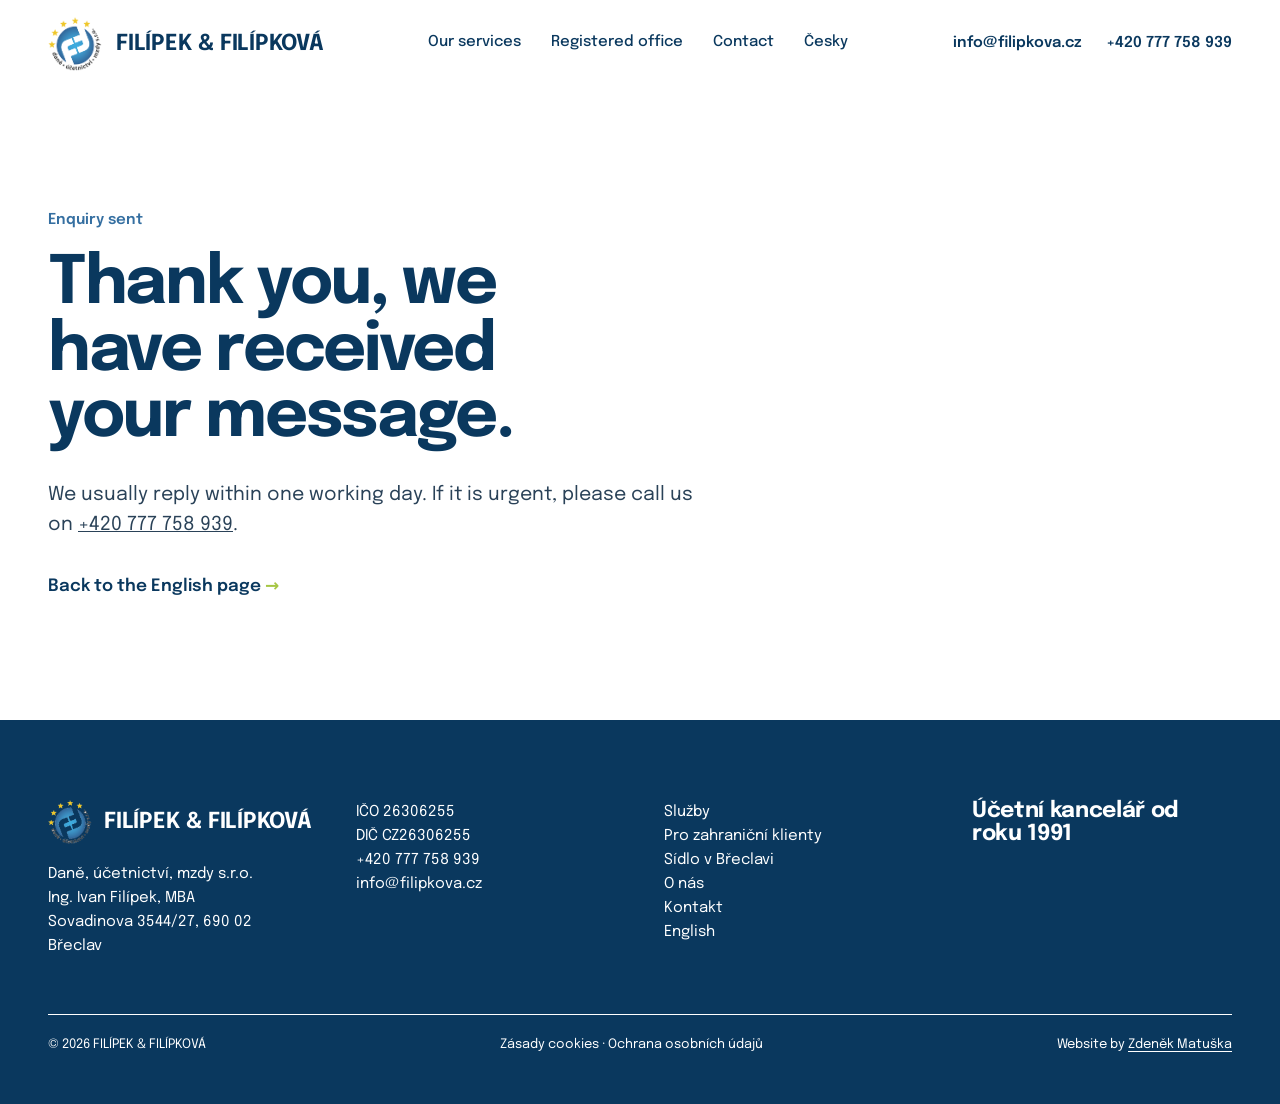
<file: en/thank-you/index.html>
<!doctype html>
<html lang="en">
<head>
  <meta charset="utf-8">
  <meta name="viewport" content="width=device-width, initial-scale=1">
  <title>Thank you | Filipkova.cz</title>
  <meta name="description" content="Your enquiry has been sent.">
  <link rel="canonical" href="https://filipkova.cz/en/thank-you/">
  <meta property="og:type" content="website">
  <meta property="og:title" content="Thank you | Filipkova.cz">
  <meta property="og:description" content="Your enquiry has been sent.">
  <meta property="og:url" content="https://filipkova.cz/en/thank-you/">
  <meta property="og:image" content="https://filipkova.cz/assets/img/foto/foto-13-1600.webp">
  <meta property="og:locale" content="en_GB">
  <meta name="theme-color" content="#0a385e">
  <link rel="icon" href="/favicon.png" type="image/png">
  <link rel="apple-touch-icon" href="/assets/img/apple-touch-icon.png">
  <link rel="preload" href="/assets/fonts/epilogue-latin-ext-700.woff2" as="font" type="font/woff2" crossorigin>
  <link rel="preload" href="/assets/fonts/epilogue-latin-400.woff2" as="font" type="font/woff2" crossorigin>
  <link rel="stylesheet" href="/assets/css/style.css?v=202611052211">
  <meta name="robots" content="noindex, nofollow">
</head>
<body>
  <a class="skip" href="#obsah">Skip to content</a>

  <header class="hlavicka">
    <div class="wrap hlavicka__in">
      <a class="logo" href="/en/">
        <img src="/assets/img/logo.png" alt="" width="54" height="54">
        <span>FILÍPEK &amp; FILÍPKOVÁ</span>
      </a>
      <button class="burger" type="button" aria-expanded="false" aria-controls="navigace">
        <span class="burger__ikona" aria-hidden="true"></span>Menu
      </button>
      <div class="navigace" id="navigace">
        <nav class="menu" aria-label="Hlavní menu">
          <a href="/en/#services">Our services</a>
          <a href="/en/#office">Registered office</a>
          <a href="/en/#contact">Contact</a>
          <a href="/zahranicni-klienti/" lang="cs" hreflang="cs">Česky</a>
        </nav>
        <div class="hlavicka__kontakt">
          <a href="mailto:info@filipkova.cz">info@filipkova.cz</a>
          <a href="tel:+420777758939">+420 777 758 939</a>
        </div>
      </div>
    </div>
  </header>

  <main id="obsah">
<section class="sekce">
  <div class="wrap max-760" style="margin-left:0">
    <p class="stitek">Enquiry sent</p>
    <h1 class="h-hero mt-20">Thank you, we have received your message.</h1>
    <p class="perex mt-28">We usually reply within one working day. If it is urgent, please call us on <a href="tel:+420777758939">+420 777 758 939</a>.</p>
    <a class="odkaz mt-32" href="/en/">Back to the English page <span class="sipka">→</span></a>
  </div>
</section>
  </main>

  <footer class="paticka">
    <div class="wrap">
      <div class="paticka__sloupce">
        <div>
          <a class="logo" href="/en/">
            <img src="/assets/img/logo.png" alt="" width="44" height="44" loading="lazy">
            <span>FILÍPEK &amp; FILÍPKOVÁ</span>
          </a>
          <p class="paticka__firma">Daně, účetnictví, mzdy s.r.o.<br>Ing. Ivan Filípek, MBA<br>Sovadinova 3544/27, 690 02 Břeclav</p>
        </div>
        <p>IČO 26306255<br>DIČ CZ26306255<br><a href="tel:+420777758939">+420 777 758 939</a><br><a href="mailto:info@filipkova.cz">info@filipkova.cz</a></p>
        <ul class="paticka__menu">
          <li><a href="/sluzby/">Služby</a></li>
          <li><a href="/zahranicni-klienti/">Pro zahraniční klienty</a></li>
          <li><a href="/sidlo-breclav/">Sídlo v Břeclavi</a></li>
          <li><a href="/o-nas/">O nás</a></li>
          <li><a href="/kontakt/">Kontakt</a></li>
          <li><a href="/en/" lang="en" hreflang="en">English</a></li>
        </ul>
        <p class="paticka__rok">Účetní kancelář od roku 1991</p>
      </div>
      <div class="paticka__spodek">
        <p>© 2026 FILÍPEK &amp; FILÍPKOVÁ</p>
        <p><a href="/ochrana-osobnich-udaju/#cookies">Zásady cookies</a> · <a href="/ochrana-osobnich-udaju/">Ochrana osobních údajů</a></p>
        <p class="paticka__autor">Website by <a href="https://www.zdenekmatuska.cz/tvorba-webovych-stranek-breclav/">Zdeněk Matuška</a></p>
      </div>
    </div>
  </footer>

  <script src="/assets/js/main.js?v=202611052211" defer></script>
</body>
</html>
</file>
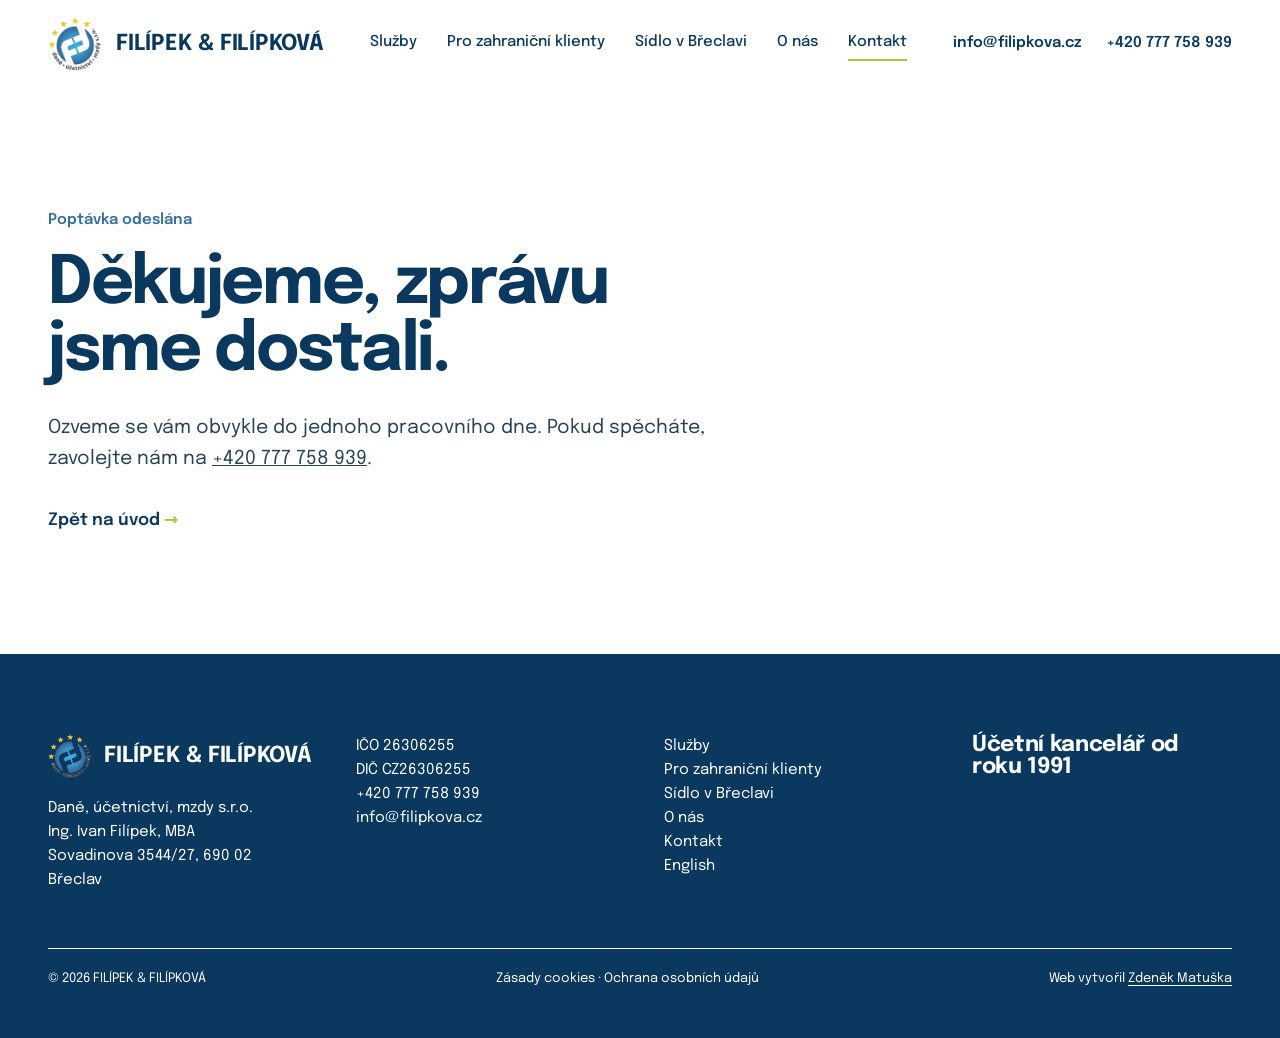
<file: kontakt/dekujeme/index.html>
<!doctype html>
<html lang="cs">
<head>
  <meta charset="utf-8">
  <meta name="viewport" content="width=device-width, initial-scale=1">
  <title>Děkujeme za poptávku | Filipkova.cz</title>
  <meta name="description" content="Vaše poptávka byla odeslána.">
  <link rel="canonical" href="https://filipkova.cz/kontakt/dekujeme/">
  <meta property="og:type" content="website">
  <meta property="og:title" content="Děkujeme za poptávku | Filipkova.cz">
  <meta property="og:description" content="Vaše poptávka byla odeslána.">
  <meta property="og:url" content="https://filipkova.cz/kontakt/dekujeme/">
  <meta property="og:image" content="https://filipkova.cz/assets/img/foto/foto-13-1600.webp">
  <meta property="og:locale" content="cs_CZ">
  <meta name="theme-color" content="#0a385e">
  <link rel="icon" href="/favicon.png" type="image/png">
  <link rel="apple-touch-icon" href="/assets/img/apple-touch-icon.png">
  <link rel="preload" href="/assets/fonts/epilogue-latin-ext-700.woff2" as="font" type="font/woff2" crossorigin>
  <link rel="preload" href="/assets/fonts/epilogue-latin-400.woff2" as="font" type="font/woff2" crossorigin>
  <link rel="stylesheet" href="/assets/css/style.css?v=202611052211">
  <meta name="robots" content="noindex, nofollow">
</head>
<body>
  <a class="skip" href="#obsah">Přejít na obsah</a>

  <header class="hlavicka">
    <div class="wrap hlavicka__in">
      <a class="logo" href="/">
        <img src="/assets/img/logo.png" alt="" width="54" height="54">
        <span>FILÍPEK &amp; FILÍPKOVÁ</span>
      </a>
      <button class="burger" type="button" aria-expanded="false" aria-controls="navigace">
        <span class="burger__ikona" aria-hidden="true"></span>Menu
      </button>
      <div class="navigace" id="navigace">
        <nav class="menu" aria-label="Hlavní menu">
          <a href="/sluzby/">Služby</a>
          <a href="/zahranicni-klienti/">Pro zahraniční klienty</a>
          <a href="/sidlo-breclav/">Sídlo v Břeclavi</a>
          <a href="/o-nas/">O nás</a>
          <a href="/kontakt/" aria-current="page">Kontakt</a>
        </nav>
        <div class="hlavicka__kontakt">
          <a href="mailto:info@filipkova.cz">info@filipkova.cz</a>
          <a href="tel:+420777758939">+420 777 758 939</a>
        </div>
      </div>
    </div>
  </header>

  <main id="obsah">
<section class="sekce">
  <div class="wrap max-760" style="margin-left:0">
    <p class="stitek">Poptávka odeslána</p>
    <h1 class="h-hero mt-20">Děkujeme, zprávu jsme dostali.</h1>
    <p class="perex mt-28">Ozveme se vám obvykle do jednoho pracovního dne. Pokud spěcháte, zavolejte nám na <a href="tel:+420777758939">+420 777 758 939</a>.</p>
    <a class="odkaz mt-32" href="/">Zpět na úvod <span class="sipka">→</span></a>
  </div>
</section>
  </main>

  <footer class="paticka">
    <div class="wrap">
      <div class="paticka__sloupce">
        <div>
          <a class="logo" href="/">
            <img src="/assets/img/logo.png" alt="" width="44" height="44" loading="lazy">
            <span>FILÍPEK &amp; FILÍPKOVÁ</span>
          </a>
          <p class="paticka__firma">Daně, účetnictví, mzdy s.r.o.<br>Ing. Ivan Filípek, MBA<br>Sovadinova 3544/27, 690 02 Břeclav</p>
        </div>
        <p>IČO 26306255<br>DIČ CZ26306255<br><a href="tel:+420777758939">+420 777 758 939</a><br><a href="mailto:info@filipkova.cz">info@filipkova.cz</a></p>
        <ul class="paticka__menu">
          <li><a href="/sluzby/">Služby</a></li>
          <li><a href="/zahranicni-klienti/">Pro zahraniční klienty</a></li>
          <li><a href="/sidlo-breclav/">Sídlo v Břeclavi</a></li>
          <li><a href="/o-nas/">O nás</a></li>
          <li><a href="/kontakt/">Kontakt</a></li>
          <li><a href="/en/" lang="en" hreflang="en">English</a></li>
        </ul>
        <p class="paticka__rok">Účetní kancelář od roku 1991</p>
      </div>
      <div class="paticka__spodek">
        <p>© 2026 FILÍPEK &amp; FILÍPKOVÁ</p>
        <p><a href="/ochrana-osobnich-udaju/#cookies">Zásady cookies</a> · <a href="/ochrana-osobnich-udaju/">Ochrana osobních údajů</a></p>
        <p class="paticka__autor">Web vytvořil <a href="https://www.zdenekmatuska.cz/tvorba-webovych-stranek-breclav/">Zdeněk Matuška</a></p>
      </div>
    </div>
  </footer>

  <script src="/assets/js/main.js?v=202611052211" defer></script>
</body>
</html>
</file>
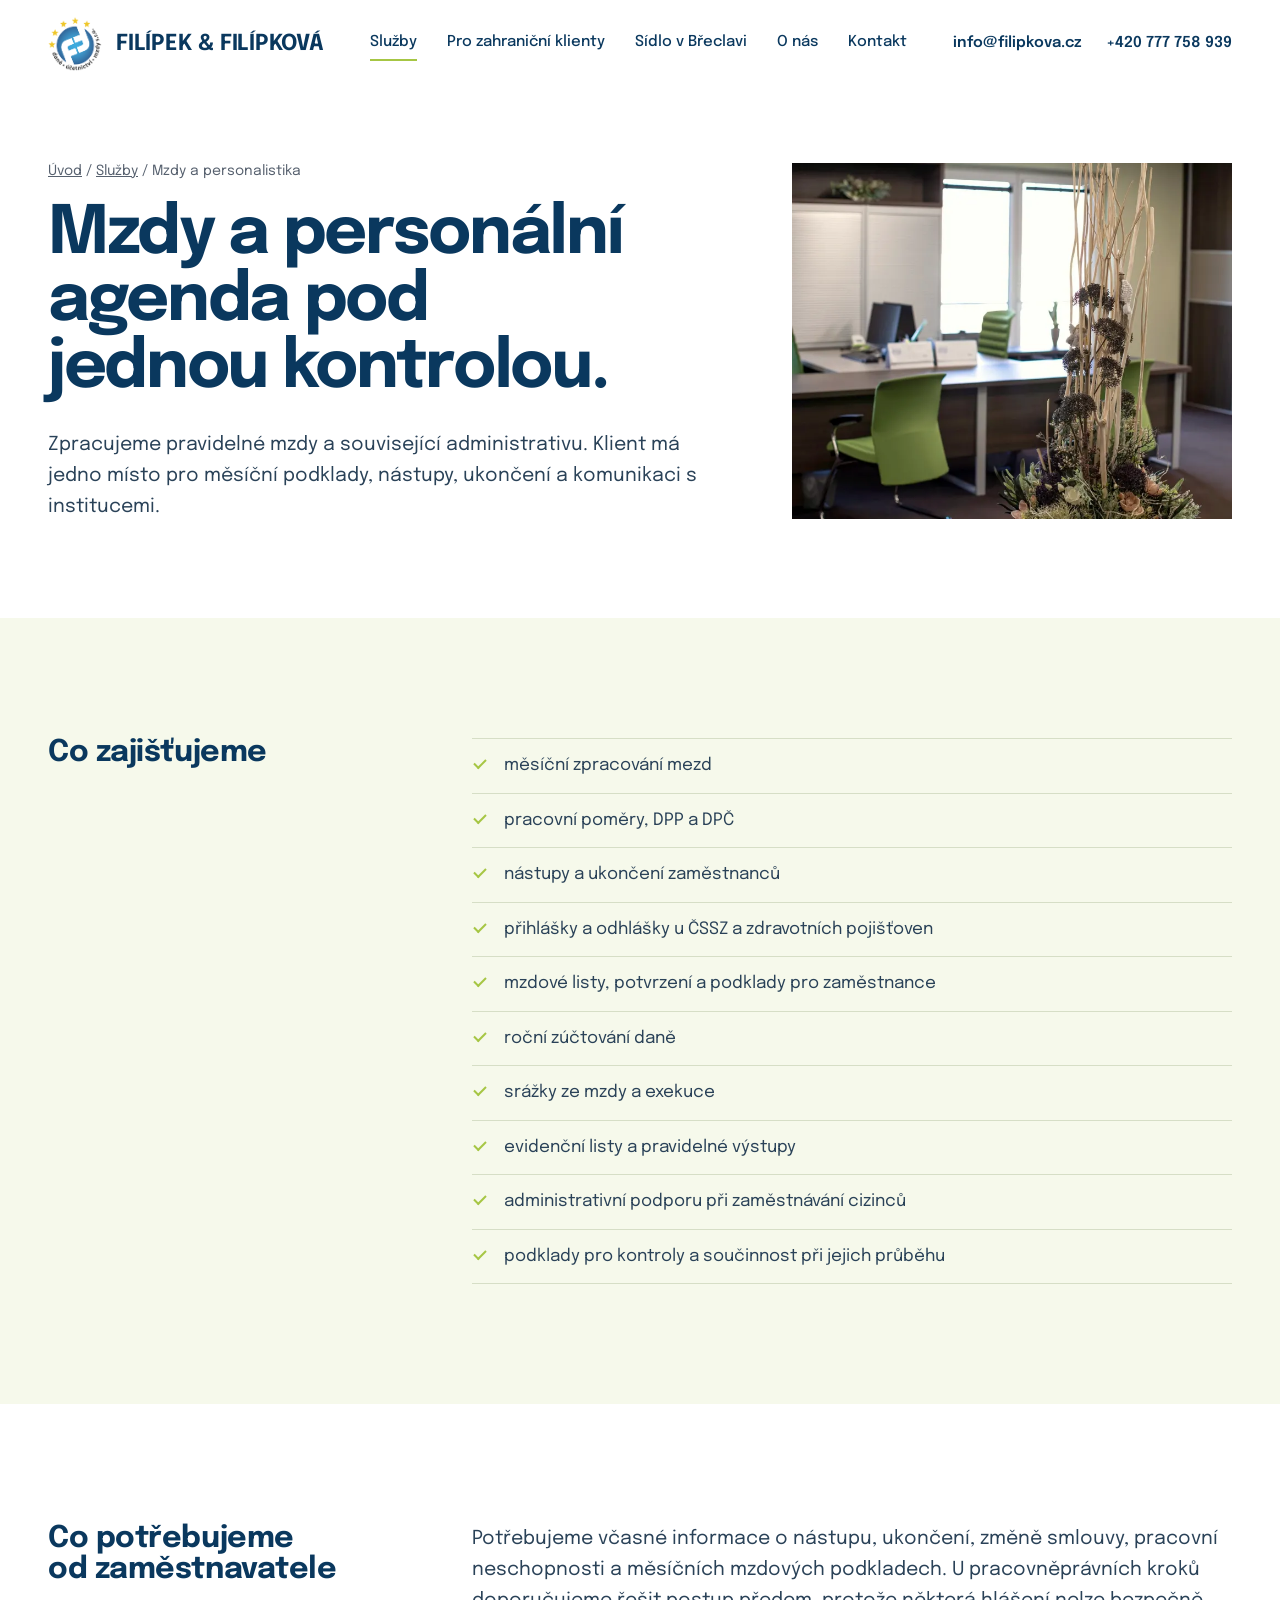
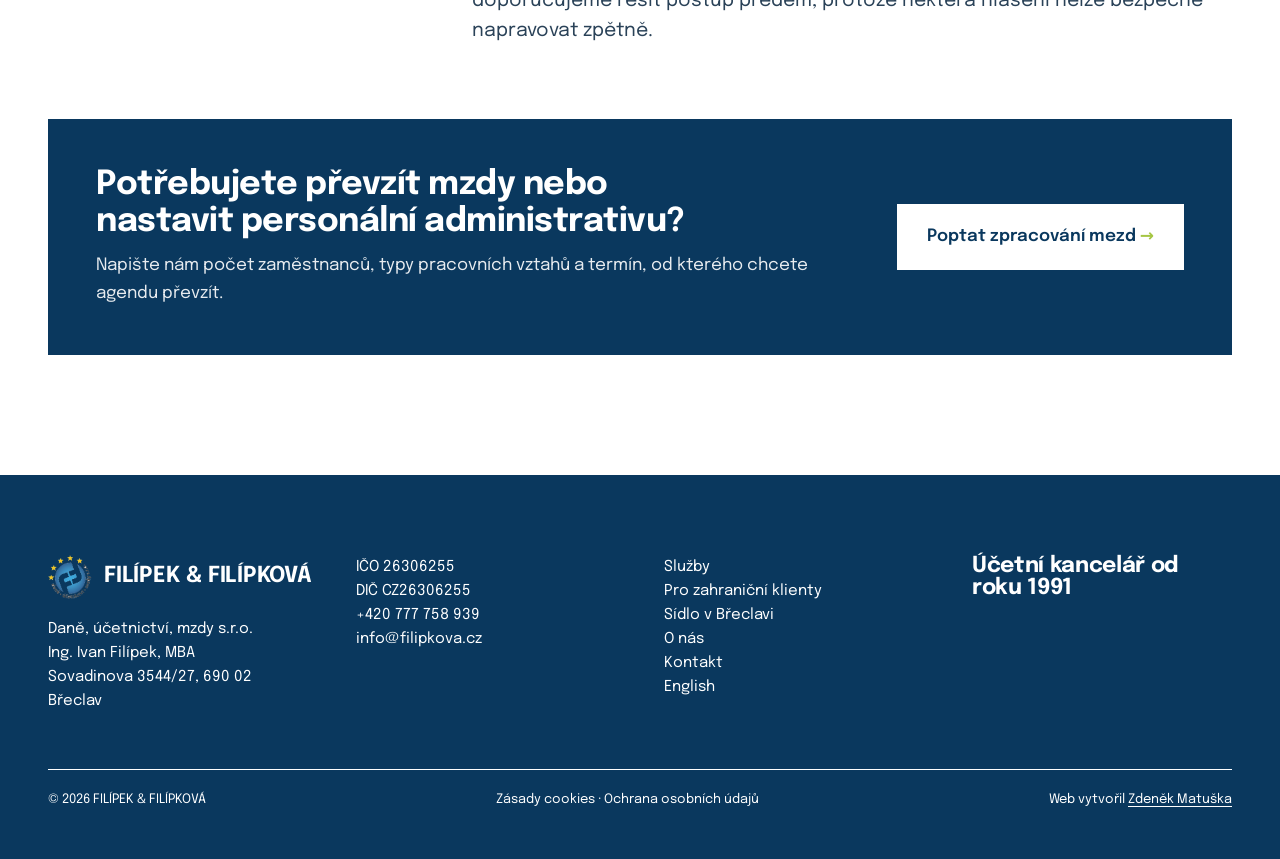
<file: sluzby/mzdy/index.html>
<!doctype html>
<html lang="cs">
<head>
  <meta charset="utf-8">
  <meta name="viewport" content="width=device-width, initial-scale=1">
  <title>Zpracování mezd a personalistika | Břeclav | Filipkova.cz</title>
  <meta name="description" content="Měsíční zpracování mezd, DPP a DPČ, nástupy a ukončení, přihlášky na ČSSZ a pojišťovny, roční zúčtování, exekuce a podpora při zaměstnávání cizinců.">
  <link rel="canonical" href="https://filipkova.cz/sluzby/mzdy/">
  <meta property="og:type" content="website">
  <meta property="og:title" content="Zpracování mezd a personalistika | Břeclav | Filipkova.cz">
  <meta property="og:description" content="Měsíční zpracování mezd, DPP a DPČ, nástupy a ukončení, přihlášky na ČSSZ a pojišťovny, roční zúčtování, exekuce a podpora při zaměstnávání cizinců.">
  <meta property="og:url" content="https://filipkova.cz/sluzby/mzdy/">
  <meta property="og:image" content="https://filipkova.cz/assets/img/foto/foto-13-1600.webp">
  <meta property="og:locale" content="cs_CZ">
  <meta name="theme-color" content="#0a385e">
  <link rel="icon" href="/favicon.png" type="image/png">
  <link rel="apple-touch-icon" href="/assets/img/apple-touch-icon.png">
  <link rel="preload" href="/assets/fonts/epilogue-latin-ext-700.woff2" as="font" type="font/woff2" crossorigin>
  <link rel="preload" href="/assets/fonts/epilogue-latin-400.woff2" as="font" type="font/woff2" crossorigin>
  <link rel="stylesheet" href="/assets/css/style.css?v=202611052211">
  <meta name="robots" content="noindex, nofollow">
</head>
<body>
  <a class="skip" href="#obsah">Přejít na obsah</a>

  <header class="hlavicka">
    <div class="wrap hlavicka__in">
      <a class="logo" href="/">
        <img src="/assets/img/logo.png" alt="" width="54" height="54">
        <span>FILÍPEK &amp; FILÍPKOVÁ</span>
      </a>
      <button class="burger" type="button" aria-expanded="false" aria-controls="navigace">
        <span class="burger__ikona" aria-hidden="true"></span>Menu
      </button>
      <div class="navigace" id="navigace">
        <nav class="menu" aria-label="Hlavní menu">
          <a href="/sluzby/" aria-current="page">Služby</a>
          <a href="/zahranicni-klienti/">Pro zahraniční klienty</a>
          <a href="/sidlo-breclav/">Sídlo v Břeclavi</a>
          <a href="/o-nas/">O nás</a>
          <a href="/kontakt/">Kontakt</a>
        </nav>
        <div class="hlavicka__kontakt">
          <a href="mailto:info@filipkova.cz">info@filipkova.cz</a>
          <a href="tel:+420777758939">+420 777 758 939</a>
        </div>
      </div>
    </div>
  </header>

  <main id="obsah">
<section class="pod-hero">
  <div class="wrap pod-hero__in">
    <div>
      <p class="drobky"><a href="/">Úvod</a> / <a href="/sluzby/">Služby</a> / Mzdy a personalistika</p>
      <h1 class="h-hero">Mzdy a personální agenda pod jednou kontrolou.</h1>
      <p class="perex">Zpracujeme pravidelné mzdy a související administrativu. Klient má jedno místo pro měsíční podklady, nástupy, ukončení a komunikaci s institucemi.</p>
    </div>
    <div class="pod-hero__foto">
      <img src="/assets/img/foto/foto-02-800.webp" srcset="/assets/img/foto/foto-02-800.webp 800w, /assets/img/foto/foto-02-1600.webp 1600w" sizes="(max-width: 820px) 100vw, 520px" alt="Pracovní stůl v kanceláři" width="800" height="1201">
    </div>
  </div>
</section>

<section class="sekce bg-zelena" aria-labelledby="co-zajistujeme">
  <div class="wrap dvoj">
    <h2 class="dvoj__nadpis" id="co-zajistujeme">Co zajišťujeme</h2>
    <ul class="seznam-check">
      <li>měsíční zpracování mezd</li>
      <li>pracovní poměry, DPP a DPČ</li>
      <li>nástupy a ukončení zaměstnanců</li>
      <li>přihlášky a odhlášky u ČSSZ a zdravotních pojišťoven</li>
      <li>mzdové listy, potvrzení a podklady pro zaměstnance</li>
      <li>roční zúčtování daně</li>
      <li>srážky ze mzdy a exekuce</li>
      <li>evidenční listy a pravidelné výstupy</li>
      <li>administrativní podporu při zaměstnávání cizinců</li>
      <li>podklady pro kontroly a součinnost při jejich průběhu</li>
    </ul>
  </div>
</section>

<section class="sekce" aria-labelledby="od-zamestnavatele">
  <div class="wrap dvoj">
    <h2 class="dvoj__nadpis" id="od-zamestnavatele">Co potřebujeme od zaměstnavatele</h2>
    <p class="perex">Potřebujeme včasné informace o nástupu, ukončení, změně smlouvy, pracovní neschopnosti a měsíčních mzdových podkladech. U pracovněprávních kroků doporučujeme řešit postup předem, protože některá hlášení nelze bezpečně napravovat zpětně.</p>
  </div>
  <div class="wrap mt-72">
    <div class="vyzva">
      <div>
        <h2>Potřebujete převzít mzdy nebo nastavit personální administrativu?</h2>
        <p>Napište nám počet zaměstnanců, typy pracovních vztahů a termín, od kterého chcete agendu převzít.</p>
      </div>
      <a class="tlacitko" href="/kontakt/?zajem=mzdy#poptavka">Poptat zpracování mezd <span class="sipka">→</span></a>
    </div>
  </div>
</section>
  </main>

  <footer class="paticka">
    <div class="wrap">
      <div class="paticka__sloupce">
        <div>
          <a class="logo" href="/">
            <img src="/assets/img/logo.png" alt="" width="44" height="44" loading="lazy">
            <span>FILÍPEK &amp; FILÍPKOVÁ</span>
          </a>
          <p class="paticka__firma">Daně, účetnictví, mzdy s.r.o.<br>Ing. Ivan Filípek, MBA<br>Sovadinova 3544/27, 690 02 Břeclav</p>
        </div>
        <p>IČO 26306255<br>DIČ CZ26306255<br><a href="tel:+420777758939">+420 777 758 939</a><br><a href="mailto:info@filipkova.cz">info@filipkova.cz</a></p>
        <ul class="paticka__menu">
          <li><a href="/sluzby/">Služby</a></li>
          <li><a href="/zahranicni-klienti/">Pro zahraniční klienty</a></li>
          <li><a href="/sidlo-breclav/">Sídlo v Břeclavi</a></li>
          <li><a href="/o-nas/">O nás</a></li>
          <li><a href="/kontakt/">Kontakt</a></li>
          <li><a href="/en/" lang="en" hreflang="en">English</a></li>
        </ul>
        <p class="paticka__rok">Účetní kancelář od roku 1991</p>
      </div>
      <div class="paticka__spodek">
        <p>© 2026 FILÍPEK &amp; FILÍPKOVÁ</p>
        <p><a href="/ochrana-osobnich-udaju/#cookies">Zásady cookies</a> · <a href="/ochrana-osobnich-udaju/">Ochrana osobních údajů</a></p>
        <p class="paticka__autor">Web vytvořil <a href="https://www.zdenekmatuska.cz/tvorba-webovych-stranek-breclav/">Zdeněk Matuška</a></p>
      </div>
    </div>
  </footer>

  <script src="/assets/js/main.js?v=202611052211" defer></script>
</body>
</html>
</file>
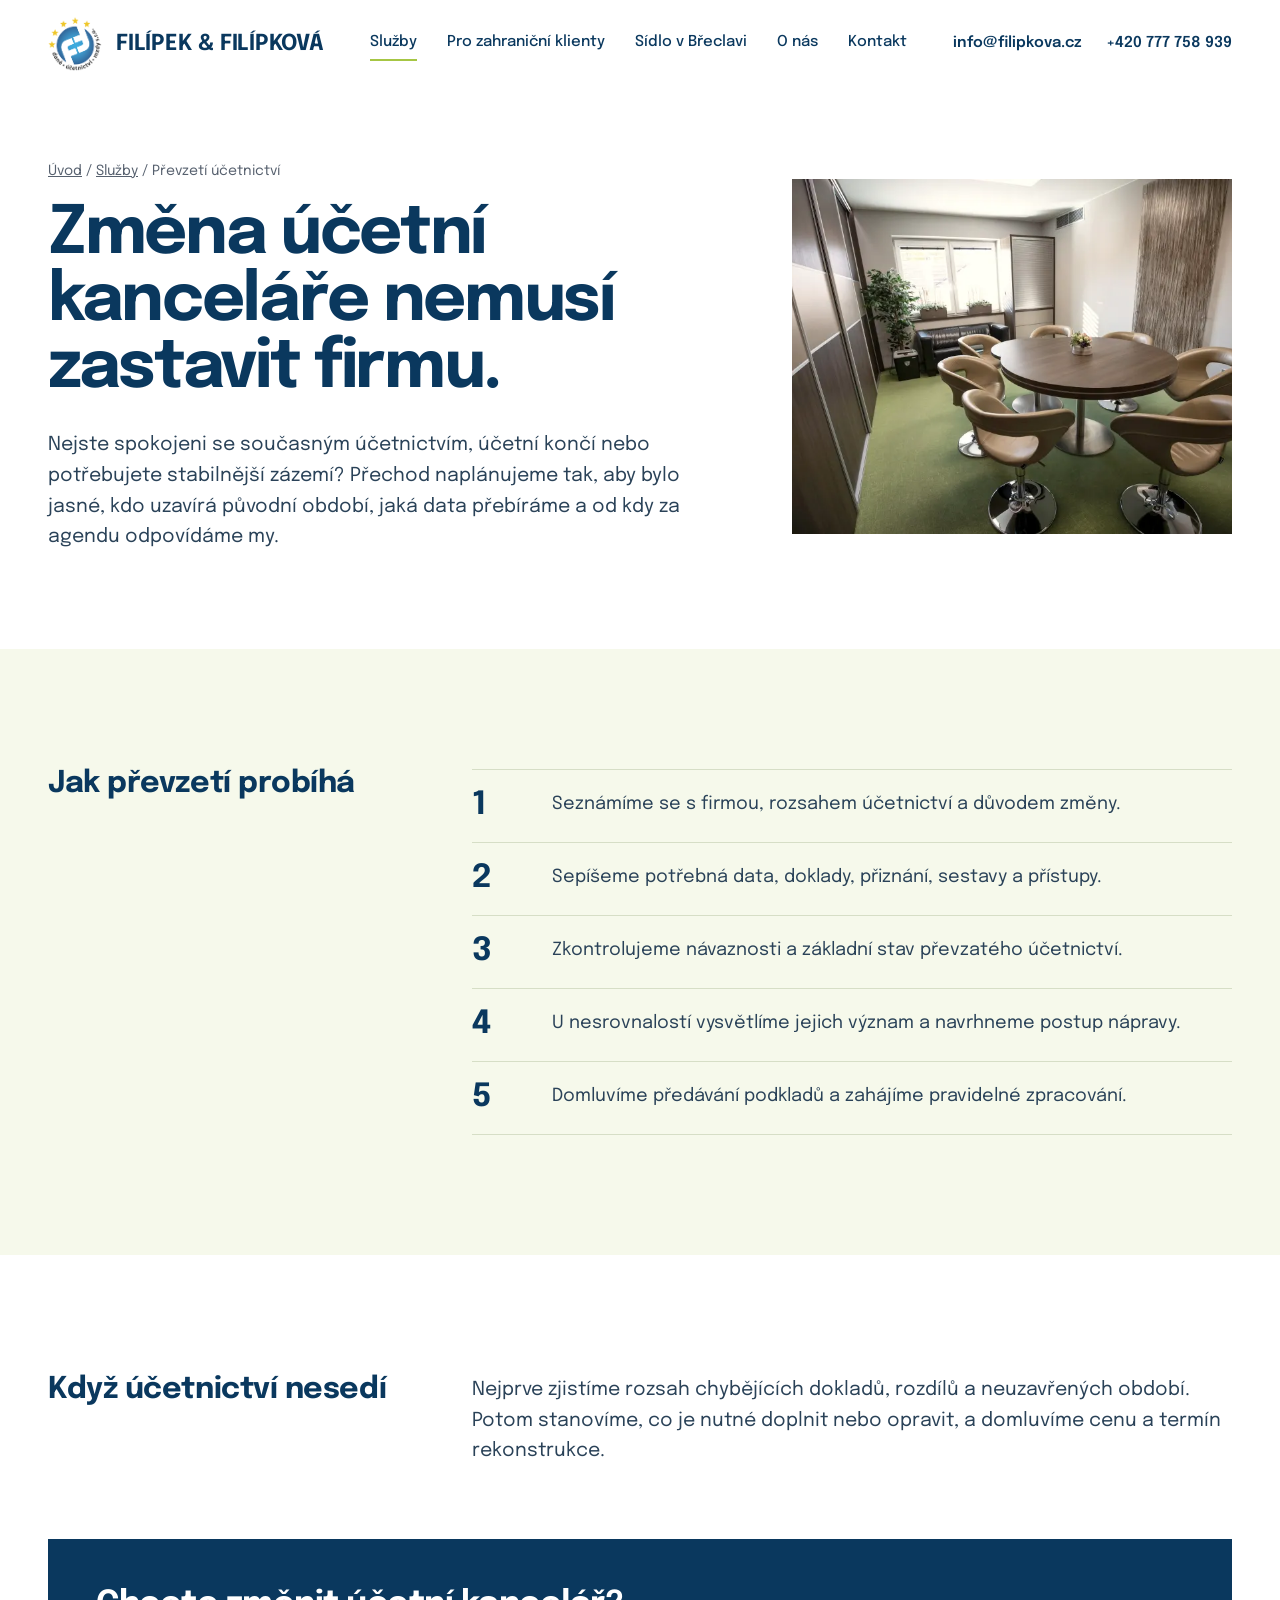
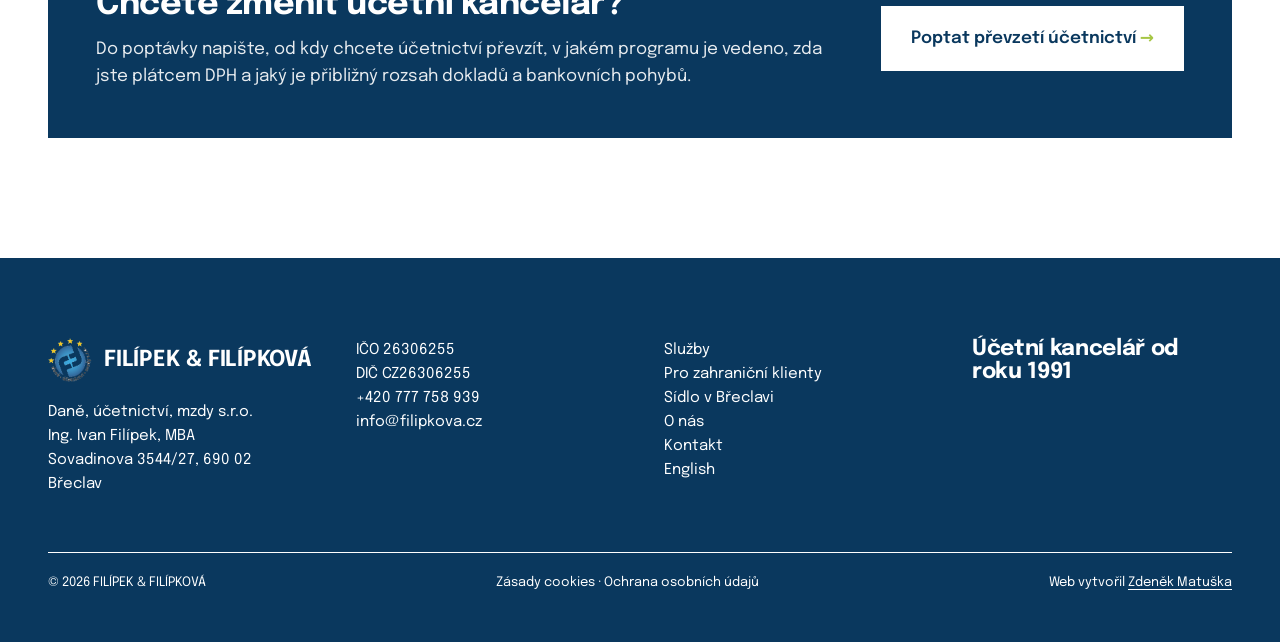
<file: sluzby/prevzeti-ucetnictvi/index.html>
<!doctype html>
<html lang="cs">
<head>
  <meta charset="utf-8">
  <meta name="viewport" content="width=device-width, initial-scale=1">
  <title>Převzetí a rekonstrukce účetnictví | Filipkova.cz</title>
  <meta name="description" content="Změna účetní kanceláře bez zastavení firmy. Převezmeme účetnictví, ověříme stav dat a dokladů a případně navrhneme rekonstrukci. Účetní kancelář v Břeclavi.">
  <link rel="canonical" href="https://filipkova.cz/sluzby/prevzeti-ucetnictvi/">
  <meta property="og:type" content="website">
  <meta property="og:title" content="Převzetí a rekonstrukce účetnictví | Filipkova.cz">
  <meta property="og:description" content="Změna účetní kanceláře bez zastavení firmy. Převezmeme účetnictví, ověříme stav dat a dokladů a případně navrhneme rekonstrukci. Účetní kancelář v Břeclavi.">
  <meta property="og:url" content="https://filipkova.cz/sluzby/prevzeti-ucetnictvi/">
  <meta property="og:image" content="https://filipkova.cz/assets/img/foto/foto-13-1600.webp">
  <meta property="og:locale" content="cs_CZ">
  <meta name="theme-color" content="#0a385e">
  <link rel="icon" href="/favicon.png" type="image/png">
  <link rel="apple-touch-icon" href="/assets/img/apple-touch-icon.png">
  <link rel="preload" href="/assets/fonts/epilogue-latin-ext-700.woff2" as="font" type="font/woff2" crossorigin>
  <link rel="preload" href="/assets/fonts/epilogue-latin-400.woff2" as="font" type="font/woff2" crossorigin>
  <link rel="stylesheet" href="/assets/css/style.css?v=202611052211">
  <meta name="robots" content="noindex, nofollow">
</head>
<body>
  <a class="skip" href="#obsah">Přejít na obsah</a>

  <header class="hlavicka">
    <div class="wrap hlavicka__in">
      <a class="logo" href="/">
        <img src="/assets/img/logo.png" alt="" width="54" height="54">
        <span>FILÍPEK &amp; FILÍPKOVÁ</span>
      </a>
      <button class="burger" type="button" aria-expanded="false" aria-controls="navigace">
        <span class="burger__ikona" aria-hidden="true"></span>Menu
      </button>
      <div class="navigace" id="navigace">
        <nav class="menu" aria-label="Hlavní menu">
          <a href="/sluzby/" aria-current="page">Služby</a>
          <a href="/zahranicni-klienti/">Pro zahraniční klienty</a>
          <a href="/sidlo-breclav/">Sídlo v Břeclavi</a>
          <a href="/o-nas/">O nás</a>
          <a href="/kontakt/">Kontakt</a>
        </nav>
        <div class="hlavicka__kontakt">
          <a href="mailto:info@filipkova.cz">info@filipkova.cz</a>
          <a href="tel:+420777758939">+420 777 758 939</a>
        </div>
      </div>
    </div>
  </header>

  <main id="obsah">
<section class="pod-hero">
  <div class="wrap pod-hero__in">
    <div>
      <p class="drobky"><a href="/">Úvod</a> / <a href="/sluzby/">Služby</a> / Převzetí účetnictví</p>
      <h1 class="h-hero">Změna účetní kanceláře nemusí zastavit firmu.</h1>
      <p class="perex">Nejste spokojeni se současným účetnictvím, účetní končí nebo potřebujete stabilnější zázemí? Přechod naplánujeme tak, aby bylo jasné, kdo uzavírá původní období, jaká data přebíráme a od kdy za agendu odpovídáme my.</p>
    </div>
    <div class="pod-hero__foto">
      <img src="/assets/img/foto/foto-18-800.webp" srcset="/assets/img/foto/foto-18-800.webp 800w, /assets/img/foto/foto-18-1600.webp 1600w" sizes="(max-width: 820px) 100vw, 520px" alt="Zasedací místnost pro jednání" width="800" height="533">
    </div>
  </div>
</section>

<section class="sekce bg-zelena" aria-labelledby="jak-probiha">
  <div class="wrap dvoj">
    <h2 class="dvoj__nadpis" id="jak-probiha">Jak převzetí probíhá</h2>
    <ol class="cisla">
      <li><b>1</b><span>Seznámíme se s firmou, rozsahem účetnictví a důvodem změny.</span></li>
      <li><b>2</b><span>Sepíšeme potřebná data, doklady, přiznání, sestavy a přístupy.</span></li>
      <li><b>3</b><span>Zkontrolujeme návaznosti a základní stav převzatého účetnictví.</span></li>
      <li><b>4</b><span>U nesrovnalostí vysvětlíme jejich význam a navrhneme postup nápravy.</span></li>
      <li><b>5</b><span>Domluvíme předávání podkladů a zahájíme pravidelné zpracování.</span></li>
    </ol>
  </div>
</section>

<section class="sekce" aria-labelledby="nesedi">
  <div class="wrap dvoj">
    <h2 class="dvoj__nadpis" id="nesedi">Když účetnictví nesedí</h2>
    <p class="perex">Nejprve zjistíme rozsah chybějících dokladů, rozdílů a neuzavřených období. Potom stanovíme, co je nutné doplnit nebo opravit, a domluvíme cenu a termín rekonstrukce.</p>
  </div>
  <div class="wrap mt-72">
    <div class="vyzva">
      <div>
        <h2>Chcete změnit účetní kancelář?</h2>
        <p>Do poptávky napište, od kdy chcete účetnictví převzít, v jakém programu je vedeno, zda jste plátcem DPH a jaký je přibližný rozsah dokladů a bankovních pohybů.</p>
      </div>
      <a class="tlacitko" href="/kontakt/?zajem=prevzeti#poptavka">Poptat převzetí účetnictví <span class="sipka">→</span></a>
    </div>
  </div>
</section>
  </main>

  <footer class="paticka">
    <div class="wrap">
      <div class="paticka__sloupce">
        <div>
          <a class="logo" href="/">
            <img src="/assets/img/logo.png" alt="" width="44" height="44" loading="lazy">
            <span>FILÍPEK &amp; FILÍPKOVÁ</span>
          </a>
          <p class="paticka__firma">Daně, účetnictví, mzdy s.r.o.<br>Ing. Ivan Filípek, MBA<br>Sovadinova 3544/27, 690 02 Břeclav</p>
        </div>
        <p>IČO 26306255<br>DIČ CZ26306255<br><a href="tel:+420777758939">+420 777 758 939</a><br><a href="mailto:info@filipkova.cz">info@filipkova.cz</a></p>
        <ul class="paticka__menu">
          <li><a href="/sluzby/">Služby</a></li>
          <li><a href="/zahranicni-klienti/">Pro zahraniční klienty</a></li>
          <li><a href="/sidlo-breclav/">Sídlo v Břeclavi</a></li>
          <li><a href="/o-nas/">O nás</a></li>
          <li><a href="/kontakt/">Kontakt</a></li>
          <li><a href="/en/" lang="en" hreflang="en">English</a></li>
        </ul>
        <p class="paticka__rok">Účetní kancelář od roku 1991</p>
      </div>
      <div class="paticka__spodek">
        <p>© 2026 FILÍPEK &amp; FILÍPKOVÁ</p>
        <p><a href="/ochrana-osobnich-udaju/#cookies">Zásady cookies</a> · <a href="/ochrana-osobnich-udaju/">Ochrana osobních údajů</a></p>
        <p class="paticka__autor">Web vytvořil <a href="https://www.zdenekmatuska.cz/tvorba-webovych-stranek-breclav/">Zdeněk Matuška</a></p>
      </div>
    </div>
  </footer>

  <script src="/assets/js/main.js?v=202611052211" defer></script>
</body>
</html>
</file>
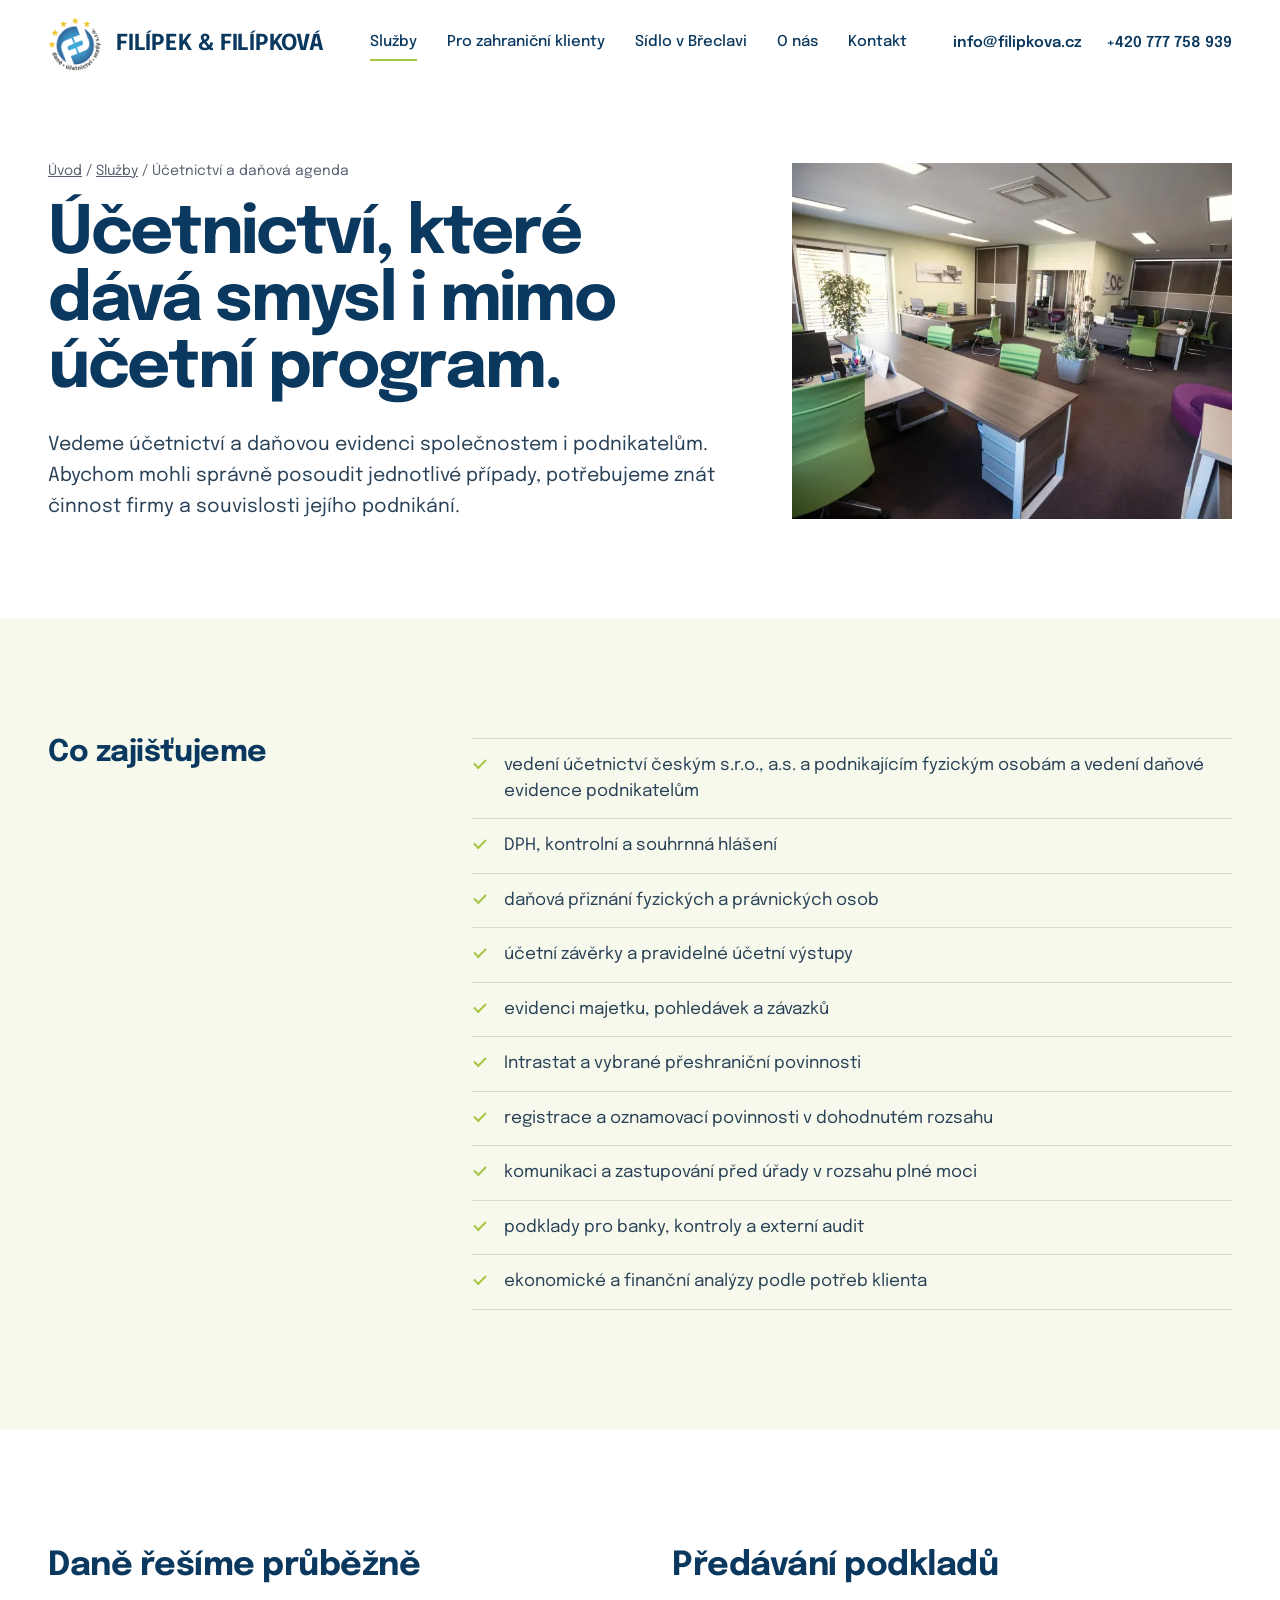
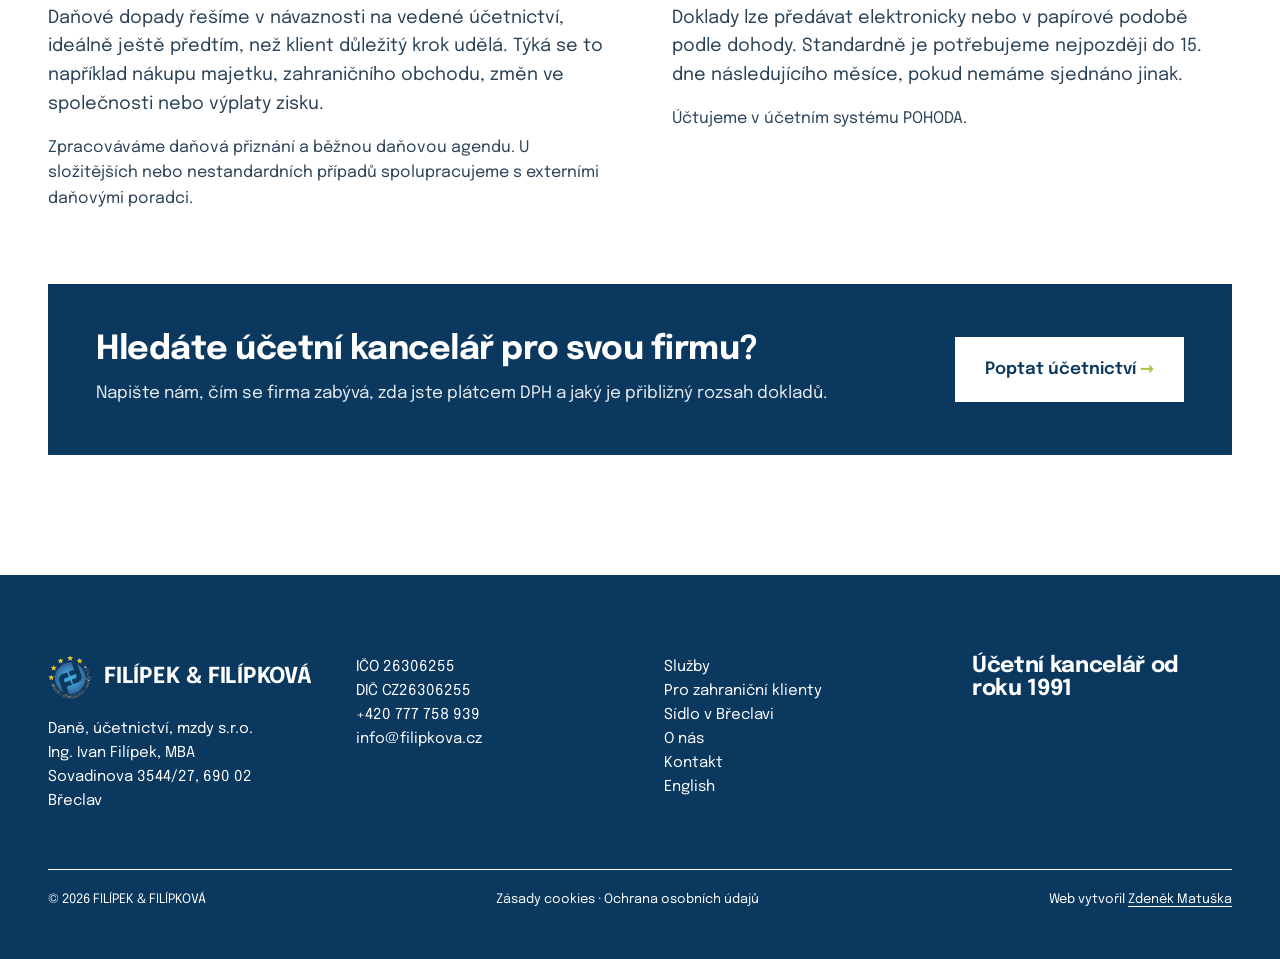
<file: sluzby/ucetnictvi/index.html>
<!doctype html>
<html lang="cs">
<head>
  <meta charset="utf-8">
  <meta name="viewport" content="width=device-width, initial-scale=1">
  <title>Vedení účetnictví a daňová agenda | Břeclav | Filipkova.cz</title>
  <meta name="description" content="Vedení účetnictví a daňové evidence, DPH, kontrolní hlášení, daňová přiznání, závěrky, Intrastat a podklady pro banky. Účetní kancelář v Břeclavi od roku 1991.">
  <link rel="canonical" href="https://filipkova.cz/sluzby/ucetnictvi/">
  <meta property="og:type" content="website">
  <meta property="og:title" content="Vedení účetnictví a daňová agenda | Břeclav | Filipkova.cz">
  <meta property="og:description" content="Vedení účetnictví a daňové evidence, DPH, kontrolní hlášení, daňová přiznání, závěrky, Intrastat a podklady pro banky. Účetní kancelář v Břeclavi od roku 1991.">
  <meta property="og:url" content="https://filipkova.cz/sluzby/ucetnictvi/">
  <meta property="og:image" content="https://filipkova.cz/assets/img/foto/foto-13-1600.webp">
  <meta property="og:locale" content="cs_CZ">
  <meta name="theme-color" content="#0a385e">
  <link rel="icon" href="/favicon.png" type="image/png">
  <link rel="apple-touch-icon" href="/assets/img/apple-touch-icon.png">
  <link rel="preload" href="/assets/fonts/epilogue-latin-ext-700.woff2" as="font" type="font/woff2" crossorigin>
  <link rel="preload" href="/assets/fonts/epilogue-latin-400.woff2" as="font" type="font/woff2" crossorigin>
  <link rel="stylesheet" href="/assets/css/style.css?v=202611052211">
  <meta name="robots" content="noindex, nofollow">
</head>
<body>
  <a class="skip" href="#obsah">Přejít na obsah</a>

  <header class="hlavicka">
    <div class="wrap hlavicka__in">
      <a class="logo" href="/">
        <img src="/assets/img/logo.png" alt="" width="54" height="54">
        <span>FILÍPEK &amp; FILÍPKOVÁ</span>
      </a>
      <button class="burger" type="button" aria-expanded="false" aria-controls="navigace">
        <span class="burger__ikona" aria-hidden="true"></span>Menu
      </button>
      <div class="navigace" id="navigace">
        <nav class="menu" aria-label="Hlavní menu">
          <a href="/sluzby/" aria-current="page">Služby</a>
          <a href="/zahranicni-klienti/">Pro zahraniční klienty</a>
          <a href="/sidlo-breclav/">Sídlo v Břeclavi</a>
          <a href="/o-nas/">O nás</a>
          <a href="/kontakt/">Kontakt</a>
        </nav>
        <div class="hlavicka__kontakt">
          <a href="mailto:info@filipkova.cz">info@filipkova.cz</a>
          <a href="tel:+420777758939">+420 777 758 939</a>
        </div>
      </div>
    </div>
  </header>

  <main id="obsah">
<section class="pod-hero">
  <div class="wrap pod-hero__in">
    <div>
      <p class="drobky"><a href="/">Úvod</a> / <a href="/sluzby/">Služby</a> / Účetnictví a daňová agenda</p>
      <h1 class="h-hero">Účetnictví, které dává smysl i mimo účetní program.</h1>
      <p class="perex">Vedeme účetnictví a daňovou evidenci společnostem i podnikatelům. Abychom mohli správně posoudit jednotlivé případy, potřebujeme znát činnost firmy a souvislosti jejího podnikání.</p>
    </div>
    <div class="pod-hero__foto">
      <img src="/assets/img/foto/foto-13-800.webp" srcset="/assets/img/foto/foto-13-800.webp 800w, /assets/img/foto/foto-13-1600.webp 1600w" sizes="(max-width: 820px) 100vw, 520px" alt="Kancelář se zelenými židlemi a pracovními stoly" width="800" height="533">
    </div>
  </div>
</section>

<section class="sekce bg-zelena" aria-labelledby="co-zajistujeme">
  <div class="wrap dvoj">
    <h2 class="dvoj__nadpis" id="co-zajistujeme">Co zajišťujeme</h2>
    <ul class="seznam-check">
      <li>vedení účetnictví českým s.r.o., a.s. a podnikajícím fyzickým osobám a vedení daňové evidence podnikatelům</li>
      <li>DPH, kontrolní a souhrnná hlášení</li>
      <li>daňová přiznání fyzických a právnických osob</li>
      <li>účetní závěrky a pravidelné účetní výstupy</li>
      <li>evidenci majetku, pohledávek a závazků</li>
      <li>Intrastat a vybrané přeshraniční povinnosti</li>
      <li>registrace a oznamovací povinnosti v dohodnutém rozsahu</li>
      <li>komunikaci a zastupování před úřady v rozsahu plné moci</li>
      <li>podklady pro banky, kontroly a externí audit</li>
      <li>ekonomické a finanční analýzy podle potřeb klienta</li>
    </ul>
  </div>
</section>

<section class="sekce" aria-label="Daně a předávání podkladů">
  <div class="wrap sloupce-2">
    <div>
      <h2 class="h-3">Daně řešíme průběžně</h2>
      <p class="txt-lg mt-20">Daňové dopady řešíme v návaznosti na vedené účetnictví, ideálně ještě předtím, než klient důležitý krok udělá. Týká se to například nákupu majetku, zahraničního obchodu, změn ve společnosti nebo výplaty zisku.</p>
      <p class="mt-16">Zpracováváme daňová přiznání a běžnou daňovou agendu. U složitějších nebo nestandardních případů spolupracujeme s externími daňovými poradci.</p>
    </div>
    <div>
      <h2 class="h-3">Předávání podkladů</h2>
      <p class="txt-lg mt-20">Doklady lze předávat elektronicky nebo v papírové podobě podle dohody. Standardně je potřebujeme nejpozději do 15. dne následujícího měsíce, pokud nemáme sjednáno jinak.</p>
      <p class="mt-16">Účtujeme v účetním systému POHODA.</p>
    </div>
  </div>
  <div class="wrap mt-72">
    <div class="vyzva">
      <div>
        <h2>Hledáte účetní kancelář pro svou firmu?</h2>
        <p>Napište nám, čím se firma zabývá, zda jste plátcem DPH a jaký je přibližný rozsah dokladů.</p>
      </div>
      <a class="tlacitko" href="/kontakt/?zajem=ucetnictvi#poptavka">Poptat účetnictví <span class="sipka">→</span></a>
    </div>
  </div>
</section>
  </main>

  <footer class="paticka">
    <div class="wrap">
      <div class="paticka__sloupce">
        <div>
          <a class="logo" href="/">
            <img src="/assets/img/logo.png" alt="" width="44" height="44" loading="lazy">
            <span>FILÍPEK &amp; FILÍPKOVÁ</span>
          </a>
          <p class="paticka__firma">Daně, účetnictví, mzdy s.r.o.<br>Ing. Ivan Filípek, MBA<br>Sovadinova 3544/27, 690 02 Břeclav</p>
        </div>
        <p>IČO 26306255<br>DIČ CZ26306255<br><a href="tel:+420777758939">+420 777 758 939</a><br><a href="mailto:info@filipkova.cz">info@filipkova.cz</a></p>
        <ul class="paticka__menu">
          <li><a href="/sluzby/">Služby</a></li>
          <li><a href="/zahranicni-klienti/">Pro zahraniční klienty</a></li>
          <li><a href="/sidlo-breclav/">Sídlo v Břeclavi</a></li>
          <li><a href="/o-nas/">O nás</a></li>
          <li><a href="/kontakt/">Kontakt</a></li>
          <li><a href="/en/" lang="en" hreflang="en">English</a></li>
        </ul>
        <p class="paticka__rok">Účetní kancelář od roku 1991</p>
      </div>
      <div class="paticka__spodek">
        <p>© 2026 FILÍPEK &amp; FILÍPKOVÁ</p>
        <p><a href="/ochrana-osobnich-udaju/#cookies">Zásady cookies</a> · <a href="/ochrana-osobnich-udaju/">Ochrana osobních údajů</a></p>
        <p class="paticka__autor">Web vytvořil <a href="https://www.zdenekmatuska.cz/tvorba-webovych-stranek-breclav/">Zdeněk Matuška</a></p>
      </div>
    </div>
  </footer>

  <script src="/assets/js/main.js?v=202611052211" defer></script>
</body>
</html>
</file>
<file: assets/css/style.css>
/* Filipkova.cz – směr G „Na hranici tří zemí“ (Figma p0WXP79phxbGhfV1AX0Mt1, node 16:2) */

@font-face { font-family: "Epilogue"; font-style: normal; font-weight: 400; font-display: swap; src: url("../fonts/epilogue-latin-ext-400.woff2") format("woff2"); unicode-range: U+0100-02BA, U+02BD-02C5, U+02C7-02CC, U+02CE-02D7, U+02DD-02FF, U+0304, U+0308, U+0329, U+1D00-1DBF, U+1E00-1E9F, U+1EF2-1EFF, U+2020, U+20A0-20AB, U+20AD-20C0, U+2113, U+2C60-2C7F, U+A720-A7FF; }
@font-face { font-family: "Epilogue"; font-style: normal; font-weight: 400; font-display: swap; src: url("../fonts/epilogue-latin-400.woff2") format("woff2"); unicode-range: U+0000-00FF, U+0131, U+0152-0153, U+02BB-02BC, U+02C6, U+02DA, U+02DC, U+0304, U+0308, U+0329, U+2000-206F, U+20AC, U+2122, U+2191, U+2193, U+2212, U+2215, U+FEFF, U+FFFD; }
@font-face { font-family: "Epilogue"; font-style: normal; font-weight: 500; font-display: swap; src: url("../fonts/epilogue-latin-ext-500.woff2") format("woff2"); unicode-range: U+0100-02BA, U+02BD-02C5, U+02C7-02CC, U+02CE-02D7, U+02DD-02FF, U+0304, U+0308, U+0329, U+1D00-1DBF, U+1E00-1E9F, U+1EF2-1EFF, U+2020, U+20A0-20AB, U+20AD-20C0, U+2113, U+2C60-2C7F, U+A720-A7FF; }
@font-face { font-family: "Epilogue"; font-style: normal; font-weight: 500; font-display: swap; src: url("../fonts/epilogue-latin-500.woff2") format("woff2"); unicode-range: U+0000-00FF, U+0131, U+0152-0153, U+02BB-02BC, U+02C6, U+02DA, U+02DC, U+0304, U+0308, U+0329, U+2000-206F, U+20AC, U+2122, U+2191, U+2193, U+2212, U+2215, U+FEFF, U+FFFD; }
@font-face { font-family: "Epilogue"; font-style: normal; font-weight: 600; font-display: swap; src: url("../fonts/epilogue-latin-ext-600.woff2") format("woff2"); unicode-range: U+0100-02BA, U+02BD-02C5, U+02C7-02CC, U+02CE-02D7, U+02DD-02FF, U+0304, U+0308, U+0329, U+1D00-1DBF, U+1E00-1E9F, U+1EF2-1EFF, U+2020, U+20A0-20AB, U+20AD-20C0, U+2113, U+2C60-2C7F, U+A720-A7FF; }
@font-face { font-family: "Epilogue"; font-style: normal; font-weight: 600; font-display: swap; src: url("../fonts/epilogue-latin-600.woff2") format("woff2"); unicode-range: U+0000-00FF, U+0131, U+0152-0153, U+02BB-02BC, U+02C6, U+02DA, U+02DC, U+0304, U+0308, U+0329, U+2000-206F, U+20AC, U+2122, U+2191, U+2193, U+2212, U+2215, U+FEFF, U+FFFD; }
@font-face { font-family: "Epilogue"; font-style: normal; font-weight: 700; font-display: swap; src: url("../fonts/epilogue-latin-ext-700.woff2") format("woff2"); unicode-range: U+0100-02BA, U+02BD-02C5, U+02C7-02CC, U+02CE-02D7, U+02DD-02FF, U+0304, U+0308, U+0329, U+1D00-1DBF, U+1E00-1E9F, U+1EF2-1EFF, U+2020, U+20A0-20AB, U+20AD-20C0, U+2113, U+2C60-2C7F, U+A720-A7FF; }
@font-face { font-family: "Epilogue"; font-style: normal; font-weight: 700; font-display: swap; src: url("../fonts/epilogue-latin-700.woff2") format("woff2"); unicode-range: U+0000-00FF, U+0131, U+0152-0153, U+02BB-02BC, U+02C6, U+02DA, U+02DC, U+0304, U+0308, U+0329, U+2000-206F, U+20AC, U+2122, U+2191, U+2193, U+2212, U+2215, U+FEFF, U+FFFD; }

:root {
  --modra: #0a385e;
  --modra-logo: #356fa1;
  --modra-karta: #164a73;
  --zelena: #a6c644;
  --svetla-zelena: #f6f9eb;
  --ramecek: #7f8a6e;
  --linka: #d6dec6;
  --text: #2a4258;
  --tlumeny: #56606e;
  --bila: #fff;

  --gutter: 80px;
  --sekce: 120px;
  --max: 1440px;
}

*, *::before, *::after { box-sizing: border-box; }
html { -webkit-text-size-adjust: 100%; scroll-behavior: smooth; scroll-padding-top: 96px; }
@media (prefers-reduced-motion: reduce) { html { scroll-behavior: auto; } }
body {
  margin: 0;
  background: var(--bila);
  color: var(--text);
  font-family: "Epilogue", system-ui, -apple-system, "Segoe UI", sans-serif;
  font-size: 16px;
  line-height: 1.6;
  -webkit-font-smoothing: antialiased;
}
img { display: block; max-width: 100%; height: auto; }
a { color: inherit; }
p, h1, h2, h3, h4, ul, ol, figure { margin: 0; }
ul, ol { padding: 0; list-style: none; }
h1, h2, h3, h4 { color: var(--modra); font-weight: 700; text-wrap: balance; }

:focus-visible { outline: 3px solid var(--zelena); outline-offset: 3px; }

.skip { position: absolute; left: -9999px; top: 8px; z-index: 100; background: var(--modra); color: #fff; padding: 10px 16px; }
.skip:focus { left: 8px; }

.wrap { max-width: var(--max); margin: 0 auto; padding-left: var(--gutter); padding-right: var(--gutter); }
.sekce { padding-top: var(--sekce); padding-bottom: var(--sekce); }
.bg-zelena { background: var(--svetla-zelena); }
.bg-modra { background: var(--modra); color: #fff; }
.bg-modra h1, .bg-modra h2, .bg-modra h3 { color: #fff; }

/* ---------- Typografie ---------- */
.stitek { font-size: 15px; font-weight: 600; line-height: 1.6; color: var(--modra-logo); }
.bg-modra .stitek { color: var(--zelena); }
.h-hero { font-size: clamp(40px, 5.2vw, 68px); line-height: 1; letter-spacing: -0.035em; }
.h-1 { font-size: clamp(36px, 4.2vw, 56px); line-height: 1; letter-spacing: -0.03em; }
.h-2 { font-size: clamp(32px, 3.5vw, 48px); line-height: 1.02; letter-spacing: -0.03em; }
.h-3 { font-size: clamp(26px, 2.6vw, 36px); line-height: 1.02; letter-spacing: -0.015em; }
.h-4 { font-size: clamp(24px, 2.2vw, 32px); line-height: 1.05; letter-spacing: -0.015em; }
.h-5 { font-size: clamp(24px, 2.1vw, 30px); line-height: 1.05; letter-spacing: -0.015em; }
.perex { font-size: clamp(18px, 1.5vw, 22px); line-height: 1.6; }
.txt-lg { font-size: 18px; }
.txt-17 { font-size: 17px; }
.stack > * + * { margin-top: 16px; }
.mt-8 { margin-top: 8px; } .mt-12 { margin-top: 12px; } .mt-16 { margin-top: 16px; } .mt-20 { margin-top: 20px; }
.mt-24 { margin-top: 24px; } .mt-28 { margin-top: 28px; } .mt-32 { margin-top: 32px; } .mt-40 { margin-top: 40px; }
.mt-56 { margin-top: 56px; } .mt-64 { margin-top: 64px; } .mt-72 { margin-top: 72px; }
.max-600 { max-width: 600px; } .max-760 { max-width: 760px; } .max-900 { max-width: 900px; }

.odkaz { font-size: 17px; font-weight: 600; color: var(--modra); text-decoration: none; display: inline-block; }
.odkaz:hover { text-decoration: underline; text-underline-offset: 4px; }
.sipka { color: var(--zelena); }
.bg-modra .odkaz { color: #fff; }

.tlacitko {
  display: inline-block; background: var(--modra); color: #fff; text-decoration: none;
  font-size: 17px; font-weight: 600; line-height: 1.6; padding: 19px 30px; border: 0; cursor: pointer; font-family: inherit;
}
.tlacitko:hover { background: #072a47; }
.tlacitko--bile { background: #fff; color: var(--modra); font-weight: 700; font-size: 16px; padding: 17px 28px; }
.tlacitko--bile:hover { background: var(--svetla-zelena); }
.tlacitko--bile .sipka { color: var(--modra); }

.zvyrazneni { border-left: 4px solid var(--zelena); padding-left: 24px; }

/* ---------- Hlavička ---------- */
.hlavicka { position: sticky; top: 0; z-index: 20; background: #fff; transition: background-color .25s ease, box-shadow .25s ease; }
.hlavicka__in { transition: height .25s ease; }
.hlavicka__in { height: 88px; display: flex; align-items: center; justify-content: space-between; gap: 24px; }
.logo { display: flex; align-items: center; gap: 14px; text-decoration: none; color: var(--modra); flex-shrink: 0; }
.logo img { width: 54px; height: 54px; }
.logo span { font-size: 22px; font-weight: 700; letter-spacing: -0.01em; line-height: 1.2; white-space: nowrap; }
.menu { display: flex; gap: 30px; font-size: 15px; font-weight: 500; line-height: 1.3; }
.menu a { text-decoration: none; color: var(--modra); white-space: nowrap; padding: 6px 0; border-bottom: 2px solid transparent; }
.menu a:hover, .menu a[aria-current="page"] { border-bottom-color: var(--zelena); }
.hlavicka__kontakt { display: flex; gap: 24px; font-size: 15px; font-weight: 600; line-height: 1.3; }
.hlavicka__kontakt a { text-decoration: none; color: var(--modra); white-space: nowrap; }
.hlavicka__kontakt a:hover { text-decoration: underline; }
.burger { display: none; }

/* Po odscrolování: hlavička zůstává nahoře, tmavě modrá jako patička */
.hlavicka--pevna { background: var(--modra); box-shadow: 0 6px 20px rgba(10,56,94,.18); }
.hlavicka--pevna .hlavicka__in { height: 68px; }
.hlavicka--pevna .logo, .hlavicka--pevna .burger { color: #fff; }
.hlavicka--pevna .logo { gap: 0; }
.hlavicka--pevna .logo img { display: none; }  /* v modrém menu bez kulatého loga, jen bílý nápis */
@media (min-width: 1101px) {
  .hlavicka--pevna .menu a, .hlavicka--pevna .hlavicka__kontakt a { color: #fff; }
}
@media (prefers-reduced-motion: reduce) {
  .hlavicka, .hlavicka__in { transition: none; }
}

@media (max-width: 1260px) {
  .hlavicka__kontakt a[href^="mailto"] { display: none; }
}
@media (max-width: 1100px) {
  .hlavicka__in { height: 72px; }
  .logo img { width: 44px; height: 44px; }
  .logo span { font-size: 19px; }
  .burger {
    display: inline-flex; align-items: center; gap: 10px; background: none; border: 0; padding: 10px 0 10px 10px;
    font: 600 15px/1 "Epilogue", sans-serif; color: var(--modra); cursor: pointer;
  }
  .burger__ikona { width: 22px; height: 2px; background: currentColor; position: relative; }
  .burger__ikona::before, .burger__ikona::after { content: ""; position: absolute; left: 0; width: 22px; height: 2px; background: currentColor; }
  .burger__ikona::before { top: -7px; } .burger__ikona::after { top: 7px; }
  .navigace { display: none; position: absolute; left: 0; right: 0; top: 100%; background: #fff; border-top: 1px solid var(--linka); box-shadow: 0 16px 24px rgba(10,56,94,.08); padding: 8px var(--gutter) 28px; }
  .navigace.otevreno { display: block; }
  .menu { flex-direction: column; gap: 0; font-size: 18px; }
  .menu a { display: block; padding: 14px 0; border-bottom: 1px solid var(--linka); }
  .menu a[aria-current="page"] { border-bottom-color: var(--linka); color: var(--modra-logo); }
  .hlavicka__kontakt { flex-direction: column; gap: 10px; margin-top: 20px; font-size: 17px; }
  .hlavicka__kontakt a[href^="mailto"] { display: inline; }
}
@media (min-width: 1101px) {
  .navigace { display: contents; }
}

/* ---------- Schéma trojmezí ---------- */
.schema { position: relative; width: 100%; max-width: 560px; aspect-ratio: 1; container-type: inline-size; color: var(--modra); }
.schema img { position: absolute; inset: 0; width: 100%; height: 100%; }
.schema__s { position: absolute; font-weight: 600; font-size: max(11px, 2.5cqw); letter-spacing: .24em; line-height: 1.3; }
.schema__mesto { position: absolute; font-weight: 700; font-size: max(17px, 3.93cqw); letter-spacing: -0.01em; line-height: 1.3; }
.schema__pozn { position: absolute; left: 0; top: 95.7%; font-size: 11px; line-height: 1.3; }
.schema--tmava { color: #fff; }

/* ---------- Úvod ---------- */
.hero { padding-top: 62px; padding-bottom: 120px; }
.hero__in { display: grid; grid-template-columns: minmax(0, 700px) minmax(0, 530px); justify-content: space-between; gap: 50px; align-items: start; }
.hero__schema { margin-top: 40px; }
.hero__text .stitek { color: var(--modra); }
.hero__perex { max-width: 600px; margin-top: 44px; font-size: 16px; line-height: 1.65; }
.vstupy { display: flex; gap: 16px; margin-top: 40px; align-items: flex-start; }
.vstup { display: flex; flex-direction: column; gap: 8px; width: 330px; padding: 22px 24px; text-decoration: none; background: var(--svetla-zelena); color: var(--modra); }
.vstup strong { font-size: 20px; line-height: 1.25; letter-spacing: -0.01em; }
.vstup span { font-size: 15px; font-weight: 600; line-height: 1.4; }
.vstup span i { font-style: normal; color: var(--modra-logo); }
.vstup:hover strong { text-decoration: underline; text-underline-offset: 4px; }
.vstup--tmavy { background: var(--modra); color: #fff; }
.vstup--tmavy span i { color: var(--zelena); }

/* ---------- Dvousloupec nadpis / text ---------- */
.dvoj { display: grid; grid-template-columns: 360px minmax(0, 1fr); gap: 64px; align-items: start; }
.dvoj__nadpis { font-size: 30px; line-height: 1.02; letter-spacing: -0.015em; }
.dvoj p.perex + p { font-size: 17px; }

/* ---------- Služby ---------- */
.sluzby { display: grid; grid-template-columns: repeat(2, minmax(0, 1fr)); gap: 56px 40px; }
.sluzba { display: block; border-top: 1px solid var(--linka); padding-top: 24px; text-decoration: none; color: inherit; }
.sluzba__cislo { font-size: 28px; font-weight: 700; line-height: 1.02; letter-spacing: -0.015em; color: var(--modra-logo); }
.sluzba h2, .sluzba h3 { margin-top: 14px; }
.sluzba p { margin-top: 12px; }
.sluzba__sipka { display: block; margin-top: 18px; font-size: 24px; font-weight: 600; line-height: 1.6; color: var(--zelena); transition: transform .2s; }
.sluzba:hover h3 { text-decoration: underline; text-decoration-thickness: 2px; text-underline-offset: 5px; }
.sluzba:hover .sluzba__sipka { transform: translateX(6px); }

/* ---------- Pro zahraniční klienty (CZ + EN) ---------- */
.jazyky { display: grid; grid-template-columns: repeat(2, minmax(0, 1fr)); gap: 64px; }
.jazyk { border-top: 2px solid var(--modra); padding-top: 24px; }
.jazyk--en { border-top-color: var(--zelena); }
.jazyk__stitek { font-size: 14px; font-weight: 600; color: var(--tlumeny); }
.jazyk h3 { margin-top: 10px; }
.jazyk p.txt-lg { margin-top: 16px; }
.jazyk .odkaz { margin-top: 22px; }

/* ---------- Sídlo ---------- */
.sidlo { padding-top: 112px; padding-bottom: 104px; }
.sidlo__radek { display: grid; grid-template-columns: minmax(0, 1fr) 560px; gap: 64px; align-items: start; }
.sidlo__uvod { margin-top: 24px; font-size: 17px; line-height: 1.65; }
.novinka { margin-top: 32px; border-left: 3px solid var(--zelena); padding: 4px 0 4px 22px; }
.novinka b { display: block; font-size: 13px; font-weight: 600; letter-spacing: .1em; color: var(--zelena); line-height: 1.3; }
.novinka p { margin-top: 8px; font-size: 17px; font-weight: 500; line-height: 1.55; }
.nabidka { display: grid; grid-template-columns: minmax(0, 668fr) minmax(0, 588fr); gap: 24px; margin-top: 64px; }
.nova-adresa { margin-top: 24px; background: var(--modra-karta); }
.nova-adresa__foto { position: relative; margin: 0; }
.nova-adresa__foto img { display: block; width: 100%; aspect-ratio: 16 / 7.5; object-fit: cover; object-position: center 60%; }
.nova-adresa__foto figcaption { position: absolute; right: 16px; bottom: 12px; padding: 4px 10px; font-size: 12px; color: #fff; background: rgba(10,56,94,.7); }
.nova-adresa__text { display: grid; grid-template-columns: minmax(0, 1fr) minmax(0, 1fr); gap: 48px; align-items: end; padding: 48px 56px 56px; }
.nova-adresa__stitek { font-size: 14px; font-weight: 600; letter-spacing: .1em; text-transform: uppercase; color: var(--zelena); line-height: 1.3; margin-bottom: 16px; }
.nova-adresa__popis { font-size: 20px; font-weight: 500; line-height: 1.55; }
@media (max-width: 820px) {
  .nova-adresa__foto img { aspect-ratio: 16 / 10; }
  .nova-adresa__text { grid-template-columns: minmax(0, 1fr); gap: 20px; padding: 28px 24px 32px; }
  .nova-adresa__popis { font-size: 17px; }
}
.karta-sidlo { background: var(--modra-karta); padding: 40px; }
.karta-sidlo__stitek { display: flex; justify-content: space-between; gap: 16px; line-height: 1.5; }
.karta-sidlo__stitek b { font-size: 14px; font-weight: 600; color: var(--zelena); }
.karta-sidlo__stitek span { font-size: 13px; font-weight: 500; color: rgba(255,255,255,.6); }
.cena { display: flex; flex-wrap: wrap; align-items: baseline; gap: 4px 14px; margin-top: 18px; }
.cena strong { font-size: clamp(44px, 4vw, 56px); line-height: 1.05; font-weight: 700; white-space: nowrap; }
.cena span { font-size: 17px; color: rgba(255,255,255,.85); line-height: 1.5; }
.karta-sidlo__rok { margin-top: 10px; font-size: 17px; font-weight: 500; line-height: 1.5; }
.karta-sidlo__vcene { margin-top: 30px; font-size: 15px; font-weight: 600; color: var(--zelena); line-height: 1.5; }
.seznam-tecky { margin-top: 10px; }
.seznam-tecky li { position: relative; border-top: 1px solid rgba(255,255,255,.22); padding: 12px 0 12px 20px; font-size: 16px; line-height: 1.5; }
.seznam-tecky li::before { content: ""; position: absolute; left: 0; top: 21px; width: 6px; height: 6px; border-radius: 50%; background: var(--zelena); }
.karta-sidlo__pozn { margin-top: 14px; font-size: 14px; line-height: 1.5; color: rgba(255,255,255,.7); }
.karta-sidlo .tlacitko { margin-top: 32px; }
.pravy-sloupec { display: flex; flex-direction: column; gap: 24px; }
.karta-kancelar { background: var(--zelena); color: var(--modra); padding: 40px; }
.karta-kancelar h3 { font-size: 30px; line-height: 1.15; color: var(--modra); }
.karta-kancelar > p { margin-top: 12px; font-size: 16px; line-height: 1.5; }
.cenik { margin-top: 22px; }
.cenik__radek { display: flex; justify-content: space-between; align-items: baseline; gap: 16px; border-top: 1px solid rgba(10,56,94,.45); padding: 16px 0; }
.cenik__radek > span { font-size: 17px; font-weight: 500; line-height: 1.5; }
.cenik__radek strong { font-size: 26px; line-height: 1.1; white-space: nowrap; }
.cenik__radek small { font-size: 14px; color: var(--modra); margin-left: 8px; }
.karta-kancelar__pozn { margin-top: 6px; font-size: 14px; line-height: 1.5; color: var(--modra); }
.karta-zalozeni { border: 1px solid rgba(255,255,255,.3); padding: 40px; }
.karta-zalozeni h3 { font-size: 30px; line-height: 1.15; }
.karta-zalozeni > p { margin-top: 12px; font-size: 16px; line-height: 1.5; color: rgba(255,255,255,.9); }
.partneri { margin-top: 16px; }
.partneri__nadpis { font-size: 14px; font-weight: 500; color: var(--zelena); line-height: 1.5; margin-bottom: 8px; }
.partner { display: flex; justify-content: space-between; align-items: baseline; gap: 16px; border-top: 1px solid rgba(255,255,255,.15); padding: 8px 0; line-height: 1.5; }
.partner a { font-size: 15px; font-weight: 600; color: #fff; text-decoration: none; }
.partner a:hover { text-decoration: underline; }
.partner span { font-size: 14px; color: rgba(255,255,255,.65); text-align: right; }
.karta-zalozeni__pozn { margin-top: 18px; font-size: 14px; line-height: 1.5; color: rgba(255,255,255,.65); }
.fotky-3 { display: grid; grid-template-columns: repeat(3, minmax(0, 1fr)); gap: 16px; margin-top: 56px; }
.fotky-3 img { width: 100%; aspect-ratio: 416 / 280; object-fit: cover; }
.dph { margin-top: 40px; font-size: 17px; font-weight: 500; line-height: 1.5; }

/* ---------- Text + foto ---------- */
.text-foto { display: grid; grid-template-columns: minmax(0, 1fr) 600px; gap: 80px; align-items: center; }
.text-foto__foto img { width: 100%; aspect-ratio: 600 / 440; object-fit: cover; }
.text-foto--top { align-items: stretch; grid-template-columns: minmax(0, 1fr) 500px; }
.text-foto--top .text-foto__foto img { height: 100%; aspect-ratio: auto; min-height: 360px; }
.text-foto .txt-lg { margin-top: 24px; }
.text-foto .odkaz { margin-top: 28px; }

.odstavce { margin-top: 36px; display: flex; flex-direction: column; gap: 28px; }
.odstavce .txt-lg { margin-top: 0; }
.odstavce .zvyrazneni p { font-size: 21px; font-weight: 600; color: var(--modra); line-height: 1.6; }

.sablona { display: grid; grid-template-columns: 380px minmax(0, 1fr); gap: 64px; background: var(--modra); color: #fff; padding: 48px; margin-top: 72px; }
.sablona h2 { color: #fff; font-size: 34px; line-height: 1.02; letter-spacing: -0.015em; }
.sablona p:first-child { font-size: 20px; font-weight: 500; }
.sablona p + p { margin-top: 16px; font-size: 17px; }

/* ---------- Důkazy ---------- */
.dukazy { display: grid; grid-template-columns: repeat(4, minmax(0, 1fr)); gap: 40px; }
.dukaz { border-top: 1px solid var(--linka); padding-top: 22px; }
.dukaz h3 { font-size: 26px; line-height: 1.02; letter-spacing: -0.015em; margin-top: 1px; }
.dukaz--hlavni { border-top: 4px solid var(--zelena); }
.dukaz--hlavni h3 { font-size: 40px; margin-top: 4px; }
.dukaz p { margin-top: 12px; }

/* ---------- Kroky ---------- */
.kroky { display: grid; grid-template-columns: repeat(4, minmax(0, 1fr)); gap: 40px; }
.krok b { display: block; font-size: 64px; line-height: 1.02; letter-spacing: -0.03em; color: var(--modra); }
.krok b::after { content: ""; display: block; width: 40px; height: 4px; background: var(--zelena); margin-top: 6px; }
.krok p { margin-top: 18px; font-size: 17px; }
.cena-blok { display: grid; grid-template-columns: 360px minmax(0, 1fr); gap: 64px; border-top: 1px solid var(--linka); padding-top: 28px; margin-top: 72px; }
.cena-blok h3 { font-size: 30px; line-height: 1.02; letter-spacing: -0.015em; }
.cena-blok p { font-size: 18px; }

/* ---------- Poptávka ---------- */
.poptavka { display: grid; grid-template-columns: minmax(0, 1fr) 420px; gap: 80px; align-items: start; }
.poptavka__perex { margin-top: 24px; font-size: 19px; }
.poptavka .tlacitko { margin-top: 36px; }
.kontakt-foto img { width: 100%; aspect-ratio: 420 / 260; object-fit: cover; margin-bottom: 16px; }
.kontakt-radek { border-top: 1px solid var(--linka); padding: 16px 0; line-height: 1.6; }
.kontakt-radek span { display: block; font-size: 14px; font-weight: 500; color: var(--tlumeny); }
.kontakt-radek a, .kontakt-radek strong { font-size: 18px; font-weight: 600; color: var(--modra); text-decoration: none; }
.kontakt-radek a:hover { text-decoration: underline; }
.kontakt-radek p { font-size: 18px; color: var(--modra); }
.kontakt-blok { display: grid; grid-template-columns: minmax(0, 1fr) 560px; gap: 80px; align-items: start; }
.kontakt-velke { display: grid; gap: 4px; }
.kontakt-velke a { display: block; padding: 12px 0; font-size: clamp(26px, 2.8vw, 38px); font-weight: 700; line-height: 1.15; letter-spacing: -0.01em; color: var(--modra); text-decoration: none; }
.kontakt-velke a:hover { text-decoration: underline; text-decoration-thickness: 2px; text-underline-offset: 6px; }
.kontakt-velke span { display: block; margin-bottom: 4px; font-size: 14px; font-weight: 500; letter-spacing: 0; color: var(--tlumeny); }
.kontakt-tip { margin: 40px 0 8px; font-size: 18px; color: var(--modra); }
.poptavka-zaloha { margin-top: 16px; font-size: 15px; line-height: 1.6; color: var(--modra); }
.poptavka-zaloha a, .odkaz-tlacitko { display: inline-block; padding: 6px 0; color: var(--modra); font-weight: 600; text-decoration: underline; text-underline-offset: 3px; }
.odkaz-tlacitko { background: none; border: 0; font: inherit; font-weight: 600; cursor: pointer; }
.odkaz-tlacitko:focus-visible, .poptavka-zaloha a:focus-visible { outline: 2px solid var(--modra); outline-offset: 2px; }
.poptavka-zaloha__ok { font-weight: 600; }
.kontakt-budova img { width: 100%; aspect-ratio: 924 / 554; object-fit: cover; }
.kontakt-budova figcaption { margin-top: 16px; }
.kontakt-budova .kontakt-radek a { display: inline-block; padding: 4px 0; }
.cesta__fotky { display: grid; grid-template-columns: repeat(2, minmax(0, 1fr)); gap: 16px; }
.cesta__fotky img { width: 100%; aspect-ratio: 16 / 9; object-fit: cover; }
.cesta__fotky figcaption { margin-top: 8px; font-size: 15px; font-weight: 500; color: var(--modra); }
@media (max-width: 820px) { .cesta__fotky { grid-template-columns: minmax(0, 1fr); } }
.clenstvi { display: flex; align-items: center; flex-wrap: wrap; gap: 32px 56px; border-top: 1px solid rgba(10,56,94,.15); padding-top: 32px; margin-top: 64px; }
.clenstvi p { font-size: 14px; font-weight: 500; color: var(--tlumeny); }
.clenstvi a { display: block; }
.clenstvi a:hover { opacity: .8; }

/* ---------- Patička ---------- */
.paticka { background: var(--modra); color: #fff; padding: 80px 0 48px; font-size: 15px; }
.paticka__sloupce { display: grid; grid-template-columns: repeat(4, minmax(0, 1fr)); gap: 48px; }
.paticka .logo { color: #fff; gap: 12px; }
.paticka .logo img { width: 44px; height: 44px; }
.paticka .logo span { font-size: 22px; line-height: 1.02; }
.paticka__firma { margin-top: 18px; }
.paticka a { color: #fff; text-decoration: none; }
.paticka a:hover { text-decoration: underline; }
.paticka__menu li { line-height: 1.6; }
.paticka__rok { font-size: 22px; font-weight: 700; line-height: 1.02; letter-spacing: -0.015em; }
.paticka__autor a { text-decoration: underline; text-underline-offset: 3px; }
.paticka__spodek { display: flex; justify-content: space-between; flex-wrap: wrap; gap: 8px 24px; border-top: 1px solid #fff; padding-top: 20px; margin-top: 56px; font-size: 13px; }

/* ---------- Podstránky ---------- */
.pod-hero { padding-top: 72px; padding-bottom: 96px; }
.pod-hero__in { display: grid; grid-template-columns: minmax(0, 1fr) 520px; gap: 80px; align-items: center; }
.pod-hero__in--bez-fotky { grid-template-columns: minmax(0, 900px); }
.pod-hero h1 { margin-top: 20px; }
.pod-hero .perex { margin-top: 28px; }
.pod-hero .perex + p { margin-top: 16px; font-size: 17px; }
.pod-hero__foto img { width: 100%; aspect-ratio: 520 / 420; object-fit: cover; }
.drobky { font-size: 14px; color: var(--tlumeny); }
.drobky a { color: var(--tlumeny); }
.drobky a:hover { color: var(--modra); }

.sloupce-2 { display: grid; grid-template-columns: repeat(2, minmax(0, 1fr)); gap: 64px; }
.seznam-check li { position: relative; border-top: 1px solid var(--linka); padding: 14px 0 14px 32px; font-size: 17px; line-height: 1.5; }
.seznam-check li:last-child { border-bottom: 1px solid var(--linka); }
.seznam-check li::before { content: ""; position: absolute; left: 2px; top: 20px; width: 12px; height: 7px; border-left: 2.5px solid var(--zelena); border-bottom: 2.5px solid var(--zelena); transform: rotate(-45deg); }
.bg-modra .seznam-check li { border-color: rgba(255,255,255,.22); }

.cisla li { display: grid; grid-template-columns: 64px minmax(0, 1fr); gap: 16px; border-top: 1px solid var(--linka); padding: 20px 0; font-size: 18px; }
.cisla li:last-child { border-bottom: 1px solid var(--linka); }
.cisla li b { font-size: 32px; line-height: 1; color: var(--modra); letter-spacing: -0.02em; }

.karty { display: grid; grid-template-columns: repeat(auto-fit, minmax(260px, 1fr)); gap: 24px; }
.karta { background: #fff; padding: 32px; border-top: 4px solid var(--zelena); }
.bg-zelena .karta { background: #fff; }
.karta h3 { font-size: 24px; line-height: 1.1; }
.karta p { margin-top: 12px; }

.vyzva { background: var(--modra); color: #fff; padding: 48px; display: grid; grid-template-columns: minmax(0, 1fr) auto; gap: 40px; align-items: center; }
.vyzva h2 { color: #fff; font-size: clamp(26px, 2.6vw, 34px); line-height: 1.1; letter-spacing: -0.015em; }
.vyzva p { margin-top: 12px; font-size: 17px; color: rgba(255,255,255,.9); }
.vyzva .tlacitko { background: #fff; color: var(--modra); }
.vyzva .tlacitko:hover { background: var(--svetla-zelena); }

.fotky-2 { display: grid; grid-template-columns: repeat(2, minmax(0, 1fr)); gap: 16px; }
.fotky-2 img { width: 100%; aspect-ratio: 3 / 2; object-fit: cover; }

/* FAQ */
.faq { border-top: 1px solid var(--linka); }
.faq details { border-bottom: 1px solid var(--linka); }
.faq summary { cursor: pointer; list-style: none; padding: 22px 48px 22px 0; position: relative; font-size: 20px; font-weight: 600; color: var(--modra); line-height: 1.35; }
.faq summary::-webkit-details-marker { display: none; }
.faq summary::after { content: "+"; position: absolute; right: 4px; top: 16px; font-size: 30px; font-weight: 400; color: var(--zelena); }
.faq details[open] summary::after { content: "–"; }
.faq details p { padding: 0 48px 24px 0; font-size: 17px; }

/* Formulář */
.formular { display: grid; grid-template-columns: repeat(2, minmax(0, 1fr)); gap: 20px 24px; }
.pole { display: flex; flex-direction: column; gap: 6px; }
.pole--cele { grid-column: 1 / -1; }
.pole label, .pole legend { font-size: 15px; font-weight: 600; color: var(--modra); padding: 0; }
.pole label small, .pole legend small { font-weight: 400; color: var(--tlumeny); }
.pole input[type="text"], .pole input[type="email"], .pole input[type="tel"], .pole input[type="number"], .pole input[type="month"], .pole select, .pole textarea {
  font: 400 16px/1.4 "Epilogue", sans-serif; color: var(--text); background: #fff;
  border: 1px solid var(--ramecek); border-radius: 0; padding: 13px 14px; width: 100%;
}
.pole textarea { min-height: 140px; resize: vertical; }
.pole input:focus, .pole select:focus, .pole textarea:focus { outline: 2px solid var(--modra-logo); outline-offset: 0; border-color: var(--modra-logo); }
fieldset.pole { border: 0; margin: 0; padding: 0; min-width: 0; }
.volby { display: flex; flex-wrap: wrap; gap: 8px; margin-top: 4px; }
.volby label { font-weight: 500; font-size: 15px; display: inline-flex; align-items: center; gap: 8px; border: 1px solid var(--ramecek); background: #fff; padding: 10px 14px; cursor: pointer; }
.volby input { accent-color: var(--modra); margin: 0; }
.volby label:has(input:checked) { border-color: var(--modra); background: #eef3f8; }
.formular .souhlas { font-size: 14px; color: var(--tlumeny); }
.formular .souhlas a { color: var(--modra); }
.hp { position: absolute !important; left: -9999px !important; width: 1px; height: 1px; overflow: hidden; }
.hlaska { padding: 18px 22px; border-left: 4px solid var(--zelena); background: #fff; font-weight: 500; color: var(--modra); }
.hlaska--chyba { border-left-color: #c0392b; }

.prose h2 { font-size: 28px; line-height: 1.15; margin-top: 48px; }
.prose h3 { font-size: 20px; margin-top: 28px; }
.prose p, .prose ul { margin-top: 14px; font-size: 17px; }
.prose ul { list-style: disc; padding-left: 22px; }
.prose li + li { margin-top: 6px; }

/* ---------- Responzivita ---------- */
@media (max-width: 1280px) {
  :root { --gutter: 48px; }
  .hero__in { grid-template-columns: minmax(0, 1fr) minmax(0, 440px); }
  .sidlo__radek { grid-template-columns: minmax(0, 1fr) 440px; }
  .text-foto { grid-template-columns: minmax(0, 1fr) minmax(0, 480px); gap: 56px; }
  .text-foto--top { grid-template-columns: minmax(0, 1fr) minmax(0, 420px); }
  .pod-hero__in { grid-template-columns: minmax(0, 1fr) minmax(0, 440px); gap: 56px; }
}
@media (max-width: 1100px) {
  :root { --sekce: 88px; }
  .vstupy { flex-direction: column; }
  .vstup { width: 100%; max-width: 480px; }
  .hero__in { grid-template-columns: minmax(0, 1fr) minmax(0, 360px); gap: 32px; }
  .dvoj, .cena-blok { grid-template-columns: minmax(0, 1fr); gap: 20px; }
  .nabidka { grid-template-columns: minmax(0, 1fr); }
  .sidlo__radek { grid-template-columns: minmax(0, 1fr) 360px; gap: 40px; }
  .dukazy, .kroky { grid-template-columns: repeat(2, minmax(0, 1fr)); gap: 40px 32px; }
  .sablona { grid-template-columns: minmax(0, 1fr); gap: 20px; }
  .poptavka { grid-template-columns: minmax(0, 1fr) 360px; gap: 48px; }
  .kontakt-blok { grid-template-columns: minmax(0, 1fr) minmax(0, 440px); gap: 56px; }
  .paticka__sloupce { grid-template-columns: repeat(2, minmax(0, 1fr)); }
}
@media (max-width: 820px) {
  :root { --gutter: 20px; --sekce: 72px; }
  body { font-size: 16px; }
  .hero { padding-top: 32px; padding-bottom: 72px; }
  .hero__in, .sidlo__radek, .text-foto, .text-foto--top, .poptavka, .kontakt-blok, .pod-hero__in, .sloupce-2, .jazyky, .sluzby, .vyzva { grid-template-columns: minmax(0, 1fr); }
  .hero__perex { margin-top: 24px; }
  .hero__schema { margin-top: 8px; max-width: 400px; }
  .sidlo__schema { max-width: 400px; }
  .sidlo { padding-top: 72px; padding-bottom: 72px; }
  .jazyky, .sloupce-2 { gap: 48px; }
  .sluzby { gap: 40px; }
  .text-foto { gap: 32px; }
  .text-foto--top .text-foto__foto img { min-height: 0; aspect-ratio: 4 / 3; }
  .karta-sidlo, .karta-kancelar, .karta-zalozeni, .sablona, .vyzva { padding: 28px 22px; }
  .karta-kancelar h3, .karta-zalozeni h3 { font-size: 26px; }
  .partner { flex-direction: column; gap: 0; }
  .partner span { text-align: left; }
  .fotky-3 { grid-template-columns: minmax(0, 1fr); margin-top: 40px; }
  .fotky-3 img:nth-child(n+2) { display: none; }
  .fotky-2 { grid-template-columns: minmax(0, 1fr); }
  .dukazy { grid-template-columns: minmax(0, 1fr); gap: 32px; }
  .kroky { grid-template-columns: minmax(0, 1fr); gap: 28px; }
  .krok { display: grid; grid-template-columns: 56px minmax(0, 1fr); gap: 16px; }
  .krok b { font-size: 48px; }
  .krok p { margin-top: 0; }
  .odstavce .txt-lg { margin-top: 0; }
.odstavce .zvyrazneni p { font-size: 19px; }
  .pod-hero { padding-top: 32px; padding-bottom: 56px; }
  .formular { grid-template-columns: minmax(0, 1fr); }
  .clenstvi { gap: 24px 32px; }
  .clenstvi img { max-width: 260px; }
  .paticka { padding-top: 56px; }
  .paticka__sloupce { grid-template-columns: minmax(0, 1fr); gap: 28px; }
  .faq summary { font-size: 18px; }
  .tlacitko { width: 100%; text-align: center; }
  .vyzva .tlacitko, .karta-sidlo .tlacitko { width: auto; }
}
@media (max-width: 420px) {
  .logo span { font-size: 16px; }
  .logo img { width: 38px; height: 38px; }
  .logo { gap: 10px; }
}
</file>
